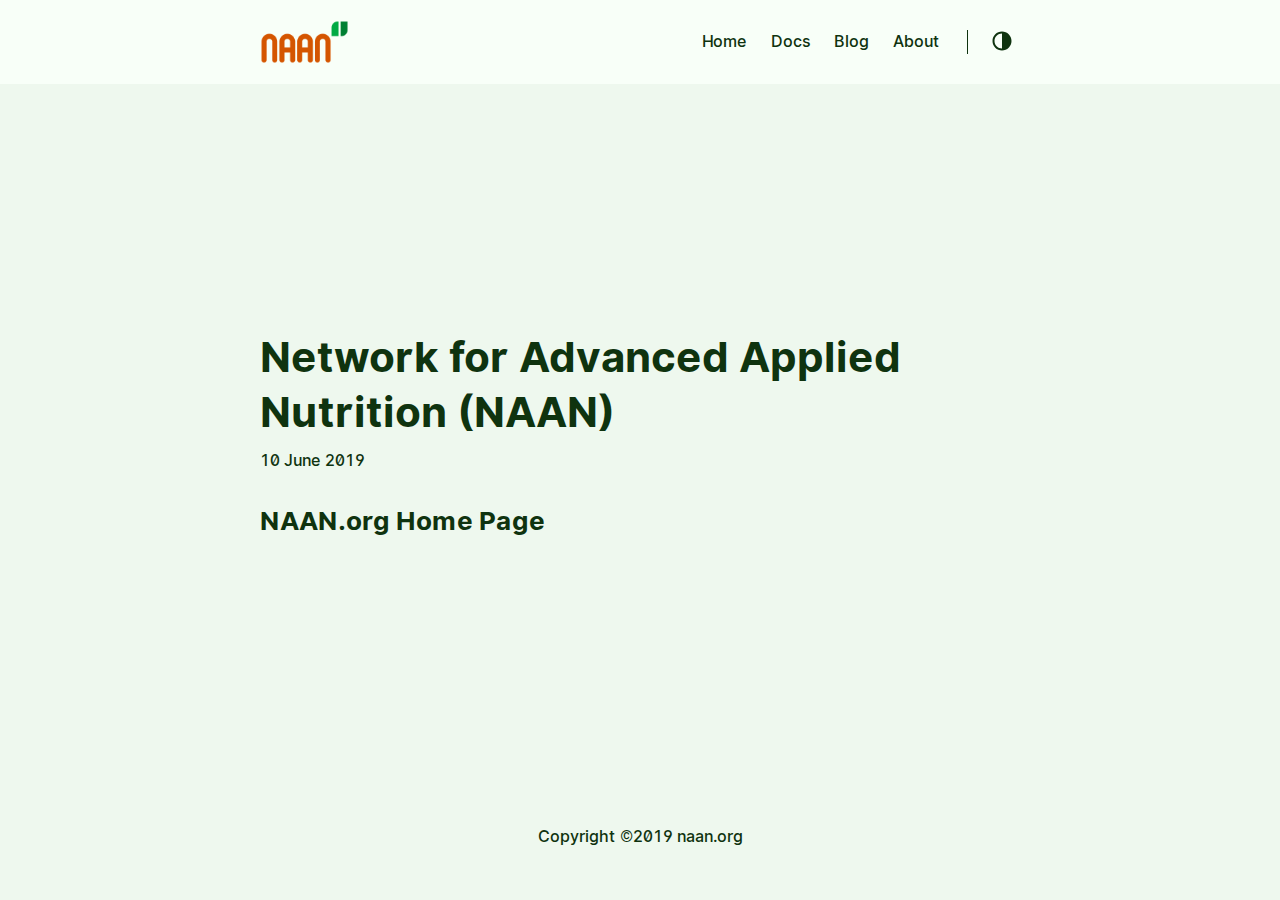
<file: index.html>
<!DOCTYPE html><html lang="en"><head><meta charSet="utf-8"/><meta http-equiv="x-ua-compatible" content="ie=edge"/><meta name="viewport" content="width=device-width, initial-scale=1, shrink-to-fit=no"/><style data-href="/styles.111c12611e6046a6d481.css">.icon-module--root--aZeph{display:inline-flex;align-items:center;justify-content:center}.icon-module--icon--1ihz7{fill:currentColor}.icon-module--label--fHC-f{position:relative;display:inline-block;margin-left:4px;line-height:1}.menu-module--mobileMenuContainer--T9wTN{display:none}@media (max-width:683px){.menu-module--mobileMenuContainer--T9wTN{display:flex}}.menu-module--desktopMenuContainer--3iXKR{display:block}@media (max-width:683px){.menu-module--desktopMenuContainer--3iXKR{display:none}}.menu-module--menu--dd4-Y{display:flex;flex:0 0 auto;align-items:center;justify-content:flex-start;max-width:100%;padding:0 15px;list-style:none;border-right:1px solid;margin:0 18px 0 auto}.menu-module--menu--dd4-Y li{margin:0 12px}.menu-module--menuTrigger--32seM{margin-right:10px;padding:0;line-height:0;background:none;color:inherit;border:none;box-shadow:none;outline:none;-webkit-appearance:none;-moz-appearance:none;appearance:none;cursor:pointer}.menu-module--menu--dd4-Y a{display:inline-block;margin-right:15px;text-decoration:none}.menu-module--menu--dd4-Y a:last-of-type{margin-right:0}.menu-module--mobileMenu--2VGmR{position:absolute;top:0;right:0;flex-direction:column;align-items:flex-start;background:#fafafa;margin:0;padding:0;text-align:left;list-style:none;border-radius:5px;overflow:hidden;z-index:99}.dark-theme .menu-module--mobileMenu--2VGmR{background:#252627}.menu-module--mobileMenu--2VGmR li{margin:0;white-space:nowrap}.menu-module--mobileMenu--2VGmR li a{display:block;padding:10px 15px}.menu-module--mobileMenuOverlay--2RcSs{position:fixed;top:0;bottom:0;left:0;right:0;background:rgba(0,0,0,.2);z-index:10}.menu-module--themeToggle--2E8ye{line-height:0;padding:0 5px}.menu-module--subMenuTrigger--1crdm,.menu-module--themeToggle--2E8ye{background:none;color:inherit;border:none;box-shadow:none;-webkit-appearance:none;-moz-appearance:none;appearance:none;outline:none}.menu-module--subMenuTrigger--1crdm{font-size:inherit;font-weight:inherit;margin:0 12px;padding:0;cursor:pointer}.menu-module--subMenu--3Rgj_{position:absolute;max-width:300px;background:#fafafa;box-shadow:0 8px 20px rgba(0,0,0,.12);margin:0;padding:5px;list-style:none;border-radius:5px;top:35px;right:70px;overflow:hidden;z-index:99}.dark-theme .menu-module--subMenu--3Rgj_{background:#3b423d}.menu-module--subMenu--3Rgj_ li{text-align:left;margin:0;white-space:nowrap}.menu-module--subMenu--3Rgj_ li a{padding:10px}.menu-module--subMenu--3Rgj_ li:hover{background:rgba(0,0,0,.05);border-radius:3px;cursor:pointer}.dark-theme .menu-module--subMenu--3Rgj_ li:hover{background:rgba(0,0,0,.15)}.menu-module--subMenuOverlay--3TQRy{position:fixed;top:0;bottom:0;left:0;right:0;z-index:-1}.menu-module--menuArrow--1COMf{display:inline-block;font-family:Inter UI;margin-left:5px;transform:rotate(90deg)}.header-module--header--tFeG9{background:#f8fff8;display:flex;align-items:center;justify-content:space-between;position:relative;padding:20px}.dark-theme .header-module--header--tFeG9{background:#18201a}.header-module--header--tFeG9 a{text-decoration:none}.header-module--inner--7ao1M{justify-content:space-between;margin:0 auto;width:760px;max-width:100%}.header-module--inner--7ao1M,.header-module--logo--2kX-3{display:flex;align-items:center}.header-module--logo--2kX-3{text-decoration:none;font-weight:700}.header-module--logo--2kX-3 img{height:44px}.header-module--mark--J6C0c{margin-right:5px}.header-module--cursor--33Aoa{display:inline-block;width:10px;height:1rem;background:#fe5186;margin-left:5px;border-radius:1px;-webkit-animation:header-module--cursor--33Aoa 1s infinite;animation:header-module--cursor--33Aoa 1s infinite}.header-module--mark--J6C0c,.header-module--text--3UAQj{font-size:18px}.header-module--right--1Zeb6{display:flex;position:relative}@-webkit-keyframes header-module--cursor--33Aoa{0%{opacity:0}50%{opacity:1}to{opacity:0}}@keyframes header-module--cursor--33Aoa{0%{opacity:0}50%{opacity:1}to{opacity:0}}@font-face{font-family:Inter UI;font-style:normal;font-weight:400;src:url(/static/Inter-UI-Regular-ecf7c639683dfcb4868861e0c613c455.woff) format("woff")}@font-face{font-family:Inter UI;font-style:italic;font-weight:400;src:url(/static/Inter-UI-Italic-bcf654c7bea165e9dae257206c5521ad.woff) format("woff")}@font-face{font-family:Inter UI;font-style:normal;font-weight:600;src:url(/static/Inter-UI-Medium-48dfecfe37de0ef8f0e2c2d2e6992e9c.woff) format("woff")}@font-face{font-family:Inter UI;font-style:italic;font-weight:600;src:url(/static/Inter-UI-MediumItalic-a9eddc92c84c5f78fba1cb7d7833d31c.woff) format("woff")}@font-face{font-family:Inter UI;font-style:normal;font-weight:800;src:url(/static/Inter-UI-Bold-e2158f600a4b0175b73dfefb0d2fe8f8.woff) format("woff")}@font-face{font-family:Inter UI;font-style:italic;font-weight:800;src:url(/static/Inter-UI-BoldItalic-dbe4ec1d26d41331c91550939a7fd27f.woff) format("woff")}pre[class*=language-],pre[class*=language-]>code{color:#a9a9b3;background:none;font-family:Consolas,Monaco,Andale Mono,Ubuntu Mono,monospace;text-align:left;white-space:pre;word-spacing:normal;word-break:normal;word-wrap:normal;line-height:1.5;-moz-tab-size:4;-o-tab-size:4;tab-size:4;-webkit-hyphens:none;-ms-hyphens:none;hyphens:none}pre[class*=language-]{padding:1em;margin:.5em 0;overflow:auto;background:#1a1a1d!important;border-radius:8px}.token.block-comment,.token.cdata,.token.comment,.token.doctype,.token.prolog{color:hsla(0,0%,100%,.35)}.token.punctuation{color:#a9a9b3}.token.attr-name,.token.deleted,.token.namespace,.token.tag{color:#e2777a}.token.function-name{color:#6196cc}.token.boolean,.token.function,.token.number{color:#f08d49}.token.class-name,.token.constant,.token.property,.token.symbol{color:#f8c555}.token.atrule,.token.builtin,.token.important,.token.keyword,.token.selector{color:#cc99cd}.token.attr-value,.token.char,.token.regex,.token.string,.token.variable{color:#7ec699}.token.entity,.token.operator,.token.url{color:#67cdcc}.token.bold,.token.important{font-weight:700}.token.italic{font-style:italic}.token.entity{cursor:help}.token.inserted{color:green}pre[class*=language-].line-numbers{position:relative;padding-left:65px;counter-reset:linenumber}pre[class*=language-].line-numbers>code{position:relative;white-space:inherit}.line-numbers .line-numbers-rows{position:absolute;pointer-events:none;top:1em;font-size:100%;left:5px!important;width:3em!important;letter-spacing:-1px;border-right:1px solid;opacity:.5;-webkit-user-select:none;-moz-user-select:none;-ms-user-select:none;user-select:none}.line-numbers-rows>span{pointer-events:none;display:block;counter-increment:linenumber}.line-numbers-rows>span:before{content:counter(linenumber);color:#999;display:block;padding-right:.8em;text-align:right}div.code-toolbar{position:relative}div.code-toolbar>.toolbar{position:absolute;top:.3em;right:.2em;transition:opacity .3s ease-in-out;opacity:0}div.code-toolbar:hover>.toolbar{opacity:1}div.code-toolbar>.toolbar .toolbar-item{display:inline-block}div.code-toolbar>.toolbar a{cursor:pointer}div.code-toolbar>.toolbar button{background:none;border:0;color:inherit;font:inherit;line-height:normal;overflow:visible;padding:0;-webkit-user-select:none;-moz-user-select:none;-ms-user-select:none}div.code-toolbar>.toolbar a,div.code-toolbar>.toolbar button,div.code-toolbar>.toolbar span{color:#bbb;font-size:.8em;padding:0 .5em;background:#f5f2f0;background:hsla(0,0%,87.8%,.2);box-shadow:0 2px 0 0 rgba(0,0,0,.2);border-radius:.5em}div.code-toolbar>.toolbar a:focus,div.code-toolbar>.toolbar a:hover,div.code-toolbar>.toolbar button:focus,div.code-toolbar>.toolbar button:hover,div.code-toolbar>.toolbar span:focus,div.code-toolbar>.toolbar span:hover{color:inherit;text-decoration:none}.command-line-prompt{border-right:1px solid #999;display:block;float:left;font-size:100%;letter-spacing:-1px;margin-right:1em;pointer-events:none;-webkit-user-select:none;-moz-user-select:none;-ms-user-select:none;user-select:none}.command-line-prompt>span:before{color:#999;content:" ";display:block;padding-right:.8em}.command-line-prompt>span[data-user]:before{content:"[" attr(data-user) "@" attr(data-host) "] $"}.command-line-prompt>span[data-user=root]:before{content:"[" attr(data-user) "@" attr(data-host) "] #"}.command-line-prompt>span[data-prompt]:before{content:attr(data-prompt)}html{box-sizing:border-box}*,:after,:before{box-sizing:inherit}body{margin:0;padding:0;font-family:Inter UI,-apple-system,BlinkMacSystemFont,Roboto,Segoe UI,Helvetica,Arial,sans-serif;font-size:1rem;font-weight:600;line-height:1.54;background-color:#eef8ee;color:#0f330f;text-rendering:optimizeLegibility;-webkit-font-smoothing:antialiased;-webkit-font-feature-settings:"liga","tnum","case","calt","zero","ss01","locl";font-feature-settings:"liga","tnum","case","calt","zero","ss01","locl";-webkit-overflow-scrolling:touch;-webkit-text-size-adjust:100%}@media (max-width:683px){body{font-size:1rem}}body.dark-theme{background-color:#242c28;color:#f0fff0}h1,h2,h3,h4,h5,h6{display:flex;align-items:center;line-height:1.3}h1{font-size:2.625rem}h2{font-size:1.625rem}h3{font-size:1.375rem}h4{font-size:1.125rem}@media (max-width:683px){h1{font-size:2rem}h2{font-size:1.4rem}h3{font-size:1.15rem}h4{font-size:1.125rem}}a{color:inherit}img{display:block;max-width:100%}img.center,img.left{margin-right:auto}img.center,img.right{margin-left:auto}figure{display:table;max-width:100%;margin:25px 0}figure.center,figure.left{margin-right:auto}figure.center,figure.right{margin-left:auto}figure figcaption{font-size:14px;margin-top:5px;opacity:.8}figure figcaption.left{text-align:left}figure figcaption.center{text-align:center}figure figcaption.right{text-align:right}code{font-family:Consolas,Monaco,Andale Mono,Ubuntu Mono,monospace;-webkit-font-feature-settings:normal;font-feature-settings:normal;font-weight:400;background:#ddefdd;padding:1px 6px;margin:0 2px;border-radius:5px;font-size:.9rem}.dark-theme code{background:#3b423d}pre{background:#1a1a1d;padding:20px;border-radius:8px;font-size:.9rem;overflow:auto}@media (max-width:683px){pre{white-space:pre-wrap;word-wrap:break-word}}pre code{background:none!important;color:#ccc;margin:0;padding:0;font-size:.9rem}blockquote{border-left:2px solid;margin:40px;padding:10px 20px}@media (max-width:683px){blockquote{margin:10px;padding:10px}}blockquote p:first-of-type{margin-top:0}blockquote p:last-of-type{margin-bottom:0}table{table-layout:fixed;border-collapse:collapse;width:100%;margin:40px 0;border-radius:5px}table,td,th{border:1px solid #0f330f;padding:10px}.dark-theme table,.dark-theme td,.dark-theme th{border-color:#f0fff0}th{background:#ddefdd}.dark-theme th{background:#3b423d}ol,ul{margin-left:40px;padding:0}@media (max-width:683px){ol,ul{margin-left:20px}}ol ol{list-style-type:lower-alpha}button,input,textarea{font-family:Inter UI,-apple-system,BlinkMacSystemFont,Roboto,Segoe UI,Helvetica,Arial,sans-serif}.container{flex-direction:column;text-align:center;min-height:100vh}.container,.content{display:flex;justify-content:center}.content{flex-direction:column;flex:1 0 auto;align-items:center;margin:50px auto;width:100%;max-width:800px}@media (max-width:683px){.content{margin-top:0}}@media (max-width:899px){.content{max-width:660px}}hr{width:100%;border:none;background:#d0e0d0;height:1px}.dark-theme hr{background:#859487}.infoBanner{text-align:left;margin:20px 0 40px;padding:10px 20px;border-radius:10px;width:calc(100% - 40px);background:#ddefdd}.dark-theme .infoBanner{background:#3b423d}.infoBanner span{font-weight:700}.hidden{display:none}.embedVideo-container{position:relative;padding-bottom:56.25%;height:0;overflow:hidden}.embedVideo-container iframe{position:absolute;top:0;left:0;width:100%;height:100%;border:0}footer{font-size:1rem;text-align:center;margin-bottom:50px}@media (max-width:683px){footer{display:flex;flex-direction:column}}footer .footerCopyrights:not(:first-of-type){margin-left:20px;padding-left:20px;border-left:1px solid}@media (max-width:683px){footer .footerCopyrights:not(:first-of-type){margin:0;padding:0;border:none}}.navigation-module--navigation--3Zfju{display:flex;width:1024px;max-width:100%;margin:80px 0 40px}.navigation-module--button--28kp3,.navigation-module--navigation--3Zfju{align-items:center;justify-content:center}.navigation-module--button--28kp3{position:relative;display:inline-flex;background:#ddefdd;font-size:1rem;font-weight:700;border-radius:8px;max-width:40%;cursor:pointer;-webkit-appearance:none;-moz-appearance:none;appearance:none}.dark-theme .navigation-module--button--28kp3{background:#3b423d}.navigation-module--button--28kp3+.navigation-module--button--28kp3{margin-left:10px}.navigation-module--button--28kp3 a{display:flex;padding:8px 16px;text-decoration:none}.navigation-module--button--28kp3 a,.navigation-module--buttonText--1Xod2{text-overflow:ellipsis;white-space:nowrap;overflow:hidden}.navigation-module--iconNext--3xyJ-{margin-left:8px}.navigation-module--iconPrev--23mg1{margin-right:8px}.post-module--post--28Mq2{width:100%;max-width:800px;text-align:left;padding:20px;margin:0 auto 20px}.post-module--post--28Mq2:not(:last-of-type){border-bottom:1px solid #d0e0d0}.dark-theme .post-module--post--28Mq2:not(:last-of-type){border-color:#859487}@media (max-width:899px){.post-module--post--28Mq2{max-width:660px}}.post-module--post--28Mq2 h1{margin:0 0 10px}.post-module--post--28Mq2 img{border-radius:8px}.post-module--title--3XBo2 a{text-decoration:none}.post-module--coverImage--1GM7V{border-radius:8px;margin-bottom:40px;box-shadow:0 15px 30px rgba(0,0,0,.1)}.post-module--meta--3YtjE{font-size:1rem;margin-bottom:30px}.post-module--tags--3RbqF{margin-top:10px;opacity:.5}.post-module--tag--16U9p{margin-right:10px}.post-module--readMore--3zWML,.post-module--tag--16U9p{display:inline-block}.post-module--readMore--3zWML{text-decoration:none;font-weight:700;margin:20px 0;font-size:1rem}.post-module--postContent--1bfnt{position:relative}</style><meta name="generator" content="Gatsby 2.8.6"/><title data-react-helmet="true">Network for Advanced Applied Nutrition (NAAN) :: NAAN.org</title><meta data-react-helmet="true" name="description" content="NAAN.org Home Page"/><meta data-react-helmet="true" property="og:title" content="Network for Advanced Applied Nutrition (NAAN)"/><meta data-react-helmet="true" property="og:description" content="NAAN.org Home Page"/><meta data-react-helmet="true" property="og:type" content="website"/><meta data-react-helmet="true" name="twitter:card" content="summary"/><meta data-react-helmet="true" name="twitter:title" content="Network for Advanced Applied Nutrition (NAAN)"/><meta data-react-helmet="true" name="twitter:description" content="NAAN.org Home Page"/><meta data-react-helmet="true" name="twitter:creator" content="@dragozov"/><meta data-react-helmet="true" name="keywords" content="gatsby, minimal, starter, blog, theme, dark, light, personal site"/><link rel="shortcut icon" href="/icons/icon-48x48.png?v=06015a75051ecbe8289af62a93149080"/><link rel="manifest" href="/manifest.webmanifest"/><meta name="theme-color" content="#292a2d"/><link rel="apple-touch-icon" sizes="48x48" href="/icons/icon-48x48.png?v=06015a75051ecbe8289af62a93149080"/><link rel="apple-touch-icon" sizes="72x72" href="/icons/icon-72x72.png?v=06015a75051ecbe8289af62a93149080"/><link rel="apple-touch-icon" sizes="96x96" href="/icons/icon-96x96.png?v=06015a75051ecbe8289af62a93149080"/><link rel="apple-touch-icon" sizes="144x144" href="/icons/icon-144x144.png?v=06015a75051ecbe8289af62a93149080"/><link rel="apple-touch-icon" sizes="192x192" href="/icons/icon-192x192.png?v=06015a75051ecbe8289af62a93149080"/><link rel="apple-touch-icon" sizes="256x256" href="/icons/icon-256x256.png?v=06015a75051ecbe8289af62a93149080"/><link rel="apple-touch-icon" sizes="384x384" href="/icons/icon-384x384.png?v=06015a75051ecbe8289af62a93149080"/><link rel="apple-touch-icon" sizes="512x512" href="/icons/icon-512x512.png?v=06015a75051ecbe8289af62a93149080"/><link as="script" rel="preload" href="/webpack-runtime-f2cac5f2309f9e0fee67.js"/><link as="script" rel="preload" href="/app-83ed0459acd58732ccaf.js"/><link as="script" rel="preload" href="/styles-e7815d4cc9f45df85431.js"/><link as="script" rel="preload" href="/1-46e0bdc59544536cd8e9.js"/><link as="script" rel="preload" href="/2-1c9b206c8e7f7c7e1b34.js"/><link as="script" rel="preload" href="/component---src-templates-page-js-2b01af1054a67931829a.js"/><link as="fetch" rel="preload" href="/static/d/397/path---index-6a9-K3BAIVa8gQ2qyBMnLK4tHLeMyVU.json" crossorigin="use-credentials"/></head><body class="light-theme"><noscript id="gatsby-noscript">This app works best with JavaScript enabled.</noscript><div id="___gatsby"><div style="outline:none" tabindex="-1" role="group"><div class="container"><header class="header-module--header--tFeG9"><div class="header-module--inner--7ao1M"><a aria-current="page" class="" href="/"><div class="header-module--logo--2kX-3"><img src="/logo.png" alt="naan.org"/></div></a><span class="header-module--right--1Zeb6"><div class="menu-module--mobileMenuContainer--T9wTN"><button class="menu-module--menuTrigger--32seM" style="color:inherit" type="button" aria-label="Menu"><span class="icon-module--root--aZeph" style="cursor:pointer" role="figure"><svg version="1.1" width="24" height="24" viewBox="0 0 48 48" xmlns="http://www.w3.org/2000/svg"><path d="M4 34H40V30H4V34ZM4 24H40V20H4V24ZM4 10V14H40V10H4Z" class="icon-module--icon--1ihz7"></path></svg></span></button></div><div class="menu-module--desktopMenuContainer--3iXKR"><ul class="menu-module--menu--dd4-Y"><li><a aria-current="page" class="" href="/">Home</a></li><li><a href="/docs">Docs</a></li><li><a href="/blog">Blog</a></li><li><a href="/about">About</a></li></ul></div><button class="menu-module--themeToggle--2E8ye" type="button" aria-label="Theme toggle"><span class="icon-module--root--aZeph" style="cursor:pointer" role="figure"><svg version="1.1" width="24" height="24" viewBox="0 0 48 48" xmlns="http://www.w3.org/2000/svg"><path d="M22 41C32.4934 41 41 32.4934 41 22C41 11.5066 32.4934 3 22
3C11.5066 3 3 11.5066 3 22C3 32.4934 11.5066 41 22 41ZM7 22C7
13.7157 13.7157 7 22 7V37C13.7157 37 7 30.2843 7 22Z" class="icon-module--icon--1ihz7"></path></svg></span></button></span></div></header><div class="content"><div class="post-module--post--28Mq2"><div class="post-module--postContent--1bfnt"><h1 class="post-module--title--3XBo2">Network for Advanced Applied Nutrition (NAAN)</h1><div class="post-module--meta--3YtjE">10 June 2019<!-- --> </div><div><h2>NAAN.org Home Page</h2></div></div></div></div><footer><div>Copyright &copy;2019 naan.org</div></footer></div></div></div><script id="gatsby-script-loader">/*<![CDATA[*/window.page={"componentChunkName":"component---src-templates-page-js","jsonName":"index","path":"/"};window.dataPath="397/path---index-6a9-K3BAIVa8gQ2qyBMnLK4tHLeMyVU";/*]]>*/</script><script id="gatsby-chunk-mapping">/*<![CDATA[*/window.___chunkMapping={"app":["/app-83ed0459acd58732ccaf.js"],"component---src-templates-blog-js":["/component---src-templates-blog-js-adfd893949b52af7a864.js"],"component---src-templates-page-js":["/component---src-templates-page-js-2b01af1054a67931829a.js"],"component---src-templates-tags-js":["/component---src-templates-tags-js-68432fee82795e26c910.js"],"component---src-pages-404-js":["/component---src-pages-404-js-32fd3f52b9225b40807e.js"],"pages-manifest":["/pages-manifest-ba2afc6f7830a6a34890.js"]};/*]]>*/</script><script src="/component---src-templates-page-js-2b01af1054a67931829a.js" async=""></script><script src="/2-1c9b206c8e7f7c7e1b34.js" async=""></script><script src="/1-46e0bdc59544536cd8e9.js" async=""></script><script src="/styles-e7815d4cc9f45df85431.js" async=""></script><script src="/app-83ed0459acd58732ccaf.js" async=""></script><script src="/webpack-runtime-f2cac5f2309f9e0fee67.js" async=""></script></body></html>
</file>
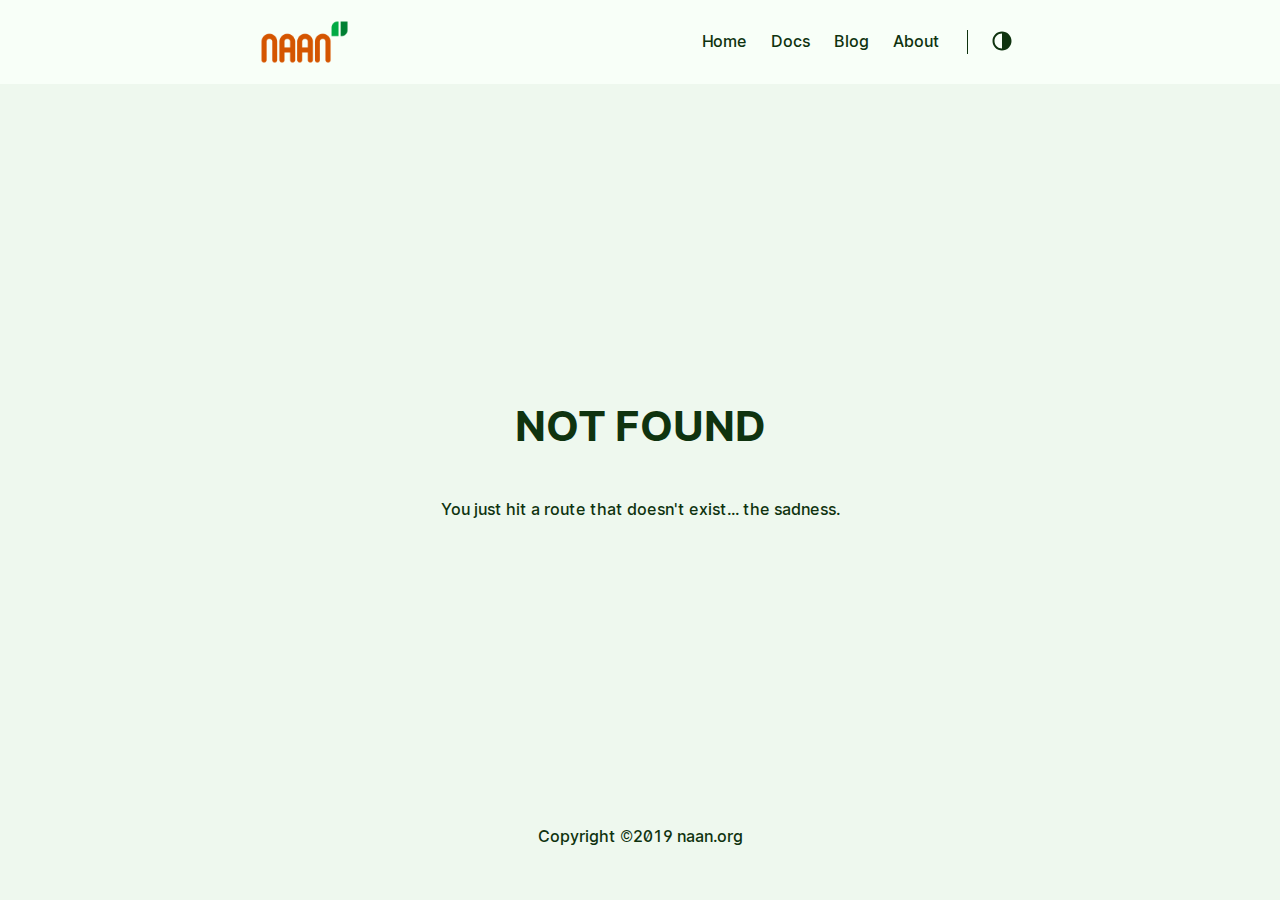
<file: 404/index.html>
<!DOCTYPE html><html lang="en"><head><meta charSet="utf-8"/><meta http-equiv="x-ua-compatible" content="ie=edge"/><meta name="viewport" content="width=device-width, initial-scale=1, shrink-to-fit=no"/><style data-href="/styles.111c12611e6046a6d481.css">.icon-module--root--aZeph{display:inline-flex;align-items:center;justify-content:center}.icon-module--icon--1ihz7{fill:currentColor}.icon-module--label--fHC-f{position:relative;display:inline-block;margin-left:4px;line-height:1}.menu-module--mobileMenuContainer--T9wTN{display:none}@media (max-width:683px){.menu-module--mobileMenuContainer--T9wTN{display:flex}}.menu-module--desktopMenuContainer--3iXKR{display:block}@media (max-width:683px){.menu-module--desktopMenuContainer--3iXKR{display:none}}.menu-module--menu--dd4-Y{display:flex;flex:0 0 auto;align-items:center;justify-content:flex-start;max-width:100%;padding:0 15px;list-style:none;border-right:1px solid;margin:0 18px 0 auto}.menu-module--menu--dd4-Y li{margin:0 12px}.menu-module--menuTrigger--32seM{margin-right:10px;padding:0;line-height:0;background:none;color:inherit;border:none;box-shadow:none;outline:none;-webkit-appearance:none;-moz-appearance:none;appearance:none;cursor:pointer}.menu-module--menu--dd4-Y a{display:inline-block;margin-right:15px;text-decoration:none}.menu-module--menu--dd4-Y a:last-of-type{margin-right:0}.menu-module--mobileMenu--2VGmR{position:absolute;top:0;right:0;flex-direction:column;align-items:flex-start;background:#fafafa;margin:0;padding:0;text-align:left;list-style:none;border-radius:5px;overflow:hidden;z-index:99}.dark-theme .menu-module--mobileMenu--2VGmR{background:#252627}.menu-module--mobileMenu--2VGmR li{margin:0;white-space:nowrap}.menu-module--mobileMenu--2VGmR li a{display:block;padding:10px 15px}.menu-module--mobileMenuOverlay--2RcSs{position:fixed;top:0;bottom:0;left:0;right:0;background:rgba(0,0,0,.2);z-index:10}.menu-module--themeToggle--2E8ye{line-height:0;padding:0 5px}.menu-module--subMenuTrigger--1crdm,.menu-module--themeToggle--2E8ye{background:none;color:inherit;border:none;box-shadow:none;-webkit-appearance:none;-moz-appearance:none;appearance:none;outline:none}.menu-module--subMenuTrigger--1crdm{font-size:inherit;font-weight:inherit;margin:0 12px;padding:0;cursor:pointer}.menu-module--subMenu--3Rgj_{position:absolute;max-width:300px;background:#fafafa;box-shadow:0 8px 20px rgba(0,0,0,.12);margin:0;padding:5px;list-style:none;border-radius:5px;top:35px;right:70px;overflow:hidden;z-index:99}.dark-theme .menu-module--subMenu--3Rgj_{background:#3b423d}.menu-module--subMenu--3Rgj_ li{text-align:left;margin:0;white-space:nowrap}.menu-module--subMenu--3Rgj_ li a{padding:10px}.menu-module--subMenu--3Rgj_ li:hover{background:rgba(0,0,0,.05);border-radius:3px;cursor:pointer}.dark-theme .menu-module--subMenu--3Rgj_ li:hover{background:rgba(0,0,0,.15)}.menu-module--subMenuOverlay--3TQRy{position:fixed;top:0;bottom:0;left:0;right:0;z-index:-1}.menu-module--menuArrow--1COMf{display:inline-block;font-family:Inter UI;margin-left:5px;transform:rotate(90deg)}.header-module--header--tFeG9{background:#f8fff8;display:flex;align-items:center;justify-content:space-between;position:relative;padding:20px}.dark-theme .header-module--header--tFeG9{background:#18201a}.header-module--header--tFeG9 a{text-decoration:none}.header-module--inner--7ao1M{justify-content:space-between;margin:0 auto;width:760px;max-width:100%}.header-module--inner--7ao1M,.header-module--logo--2kX-3{display:flex;align-items:center}.header-module--logo--2kX-3{text-decoration:none;font-weight:700}.header-module--logo--2kX-3 img{height:44px}.header-module--mark--J6C0c{margin-right:5px}.header-module--cursor--33Aoa{display:inline-block;width:10px;height:1rem;background:#fe5186;margin-left:5px;border-radius:1px;-webkit-animation:header-module--cursor--33Aoa 1s infinite;animation:header-module--cursor--33Aoa 1s infinite}.header-module--mark--J6C0c,.header-module--text--3UAQj{font-size:18px}.header-module--right--1Zeb6{display:flex;position:relative}@-webkit-keyframes header-module--cursor--33Aoa{0%{opacity:0}50%{opacity:1}to{opacity:0}}@keyframes header-module--cursor--33Aoa{0%{opacity:0}50%{opacity:1}to{opacity:0}}@font-face{font-family:Inter UI;font-style:normal;font-weight:400;src:url(/static/Inter-UI-Regular-ecf7c639683dfcb4868861e0c613c455.woff) format("woff")}@font-face{font-family:Inter UI;font-style:italic;font-weight:400;src:url(/static/Inter-UI-Italic-bcf654c7bea165e9dae257206c5521ad.woff) format("woff")}@font-face{font-family:Inter UI;font-style:normal;font-weight:600;src:url(/static/Inter-UI-Medium-48dfecfe37de0ef8f0e2c2d2e6992e9c.woff) format("woff")}@font-face{font-family:Inter UI;font-style:italic;font-weight:600;src:url(/static/Inter-UI-MediumItalic-a9eddc92c84c5f78fba1cb7d7833d31c.woff) format("woff")}@font-face{font-family:Inter UI;font-style:normal;font-weight:800;src:url(/static/Inter-UI-Bold-e2158f600a4b0175b73dfefb0d2fe8f8.woff) format("woff")}@font-face{font-family:Inter UI;font-style:italic;font-weight:800;src:url(/static/Inter-UI-BoldItalic-dbe4ec1d26d41331c91550939a7fd27f.woff) format("woff")}pre[class*=language-],pre[class*=language-]>code{color:#a9a9b3;background:none;font-family:Consolas,Monaco,Andale Mono,Ubuntu Mono,monospace;text-align:left;white-space:pre;word-spacing:normal;word-break:normal;word-wrap:normal;line-height:1.5;-moz-tab-size:4;-o-tab-size:4;tab-size:4;-webkit-hyphens:none;-ms-hyphens:none;hyphens:none}pre[class*=language-]{padding:1em;margin:.5em 0;overflow:auto;background:#1a1a1d!important;border-radius:8px}.token.block-comment,.token.cdata,.token.comment,.token.doctype,.token.prolog{color:hsla(0,0%,100%,.35)}.token.punctuation{color:#a9a9b3}.token.attr-name,.token.deleted,.token.namespace,.token.tag{color:#e2777a}.token.function-name{color:#6196cc}.token.boolean,.token.function,.token.number{color:#f08d49}.token.class-name,.token.constant,.token.property,.token.symbol{color:#f8c555}.token.atrule,.token.builtin,.token.important,.token.keyword,.token.selector{color:#cc99cd}.token.attr-value,.token.char,.token.regex,.token.string,.token.variable{color:#7ec699}.token.entity,.token.operator,.token.url{color:#67cdcc}.token.bold,.token.important{font-weight:700}.token.italic{font-style:italic}.token.entity{cursor:help}.token.inserted{color:green}pre[class*=language-].line-numbers{position:relative;padding-left:65px;counter-reset:linenumber}pre[class*=language-].line-numbers>code{position:relative;white-space:inherit}.line-numbers .line-numbers-rows{position:absolute;pointer-events:none;top:1em;font-size:100%;left:5px!important;width:3em!important;letter-spacing:-1px;border-right:1px solid;opacity:.5;-webkit-user-select:none;-moz-user-select:none;-ms-user-select:none;user-select:none}.line-numbers-rows>span{pointer-events:none;display:block;counter-increment:linenumber}.line-numbers-rows>span:before{content:counter(linenumber);color:#999;display:block;padding-right:.8em;text-align:right}div.code-toolbar{position:relative}div.code-toolbar>.toolbar{position:absolute;top:.3em;right:.2em;transition:opacity .3s ease-in-out;opacity:0}div.code-toolbar:hover>.toolbar{opacity:1}div.code-toolbar>.toolbar .toolbar-item{display:inline-block}div.code-toolbar>.toolbar a{cursor:pointer}div.code-toolbar>.toolbar button{background:none;border:0;color:inherit;font:inherit;line-height:normal;overflow:visible;padding:0;-webkit-user-select:none;-moz-user-select:none;-ms-user-select:none}div.code-toolbar>.toolbar a,div.code-toolbar>.toolbar button,div.code-toolbar>.toolbar span{color:#bbb;font-size:.8em;padding:0 .5em;background:#f5f2f0;background:hsla(0,0%,87.8%,.2);box-shadow:0 2px 0 0 rgba(0,0,0,.2);border-radius:.5em}div.code-toolbar>.toolbar a:focus,div.code-toolbar>.toolbar a:hover,div.code-toolbar>.toolbar button:focus,div.code-toolbar>.toolbar button:hover,div.code-toolbar>.toolbar span:focus,div.code-toolbar>.toolbar span:hover{color:inherit;text-decoration:none}.command-line-prompt{border-right:1px solid #999;display:block;float:left;font-size:100%;letter-spacing:-1px;margin-right:1em;pointer-events:none;-webkit-user-select:none;-moz-user-select:none;-ms-user-select:none;user-select:none}.command-line-prompt>span:before{color:#999;content:" ";display:block;padding-right:.8em}.command-line-prompt>span[data-user]:before{content:"[" attr(data-user) "@" attr(data-host) "] $"}.command-line-prompt>span[data-user=root]:before{content:"[" attr(data-user) "@" attr(data-host) "] #"}.command-line-prompt>span[data-prompt]:before{content:attr(data-prompt)}html{box-sizing:border-box}*,:after,:before{box-sizing:inherit}body{margin:0;padding:0;font-family:Inter UI,-apple-system,BlinkMacSystemFont,Roboto,Segoe UI,Helvetica,Arial,sans-serif;font-size:1rem;font-weight:600;line-height:1.54;background-color:#eef8ee;color:#0f330f;text-rendering:optimizeLegibility;-webkit-font-smoothing:antialiased;-webkit-font-feature-settings:"liga","tnum","case","calt","zero","ss01","locl";font-feature-settings:"liga","tnum","case","calt","zero","ss01","locl";-webkit-overflow-scrolling:touch;-webkit-text-size-adjust:100%}@media (max-width:683px){body{font-size:1rem}}body.dark-theme{background-color:#242c28;color:#f0fff0}h1,h2,h3,h4,h5,h6{display:flex;align-items:center;line-height:1.3}h1{font-size:2.625rem}h2{font-size:1.625rem}h3{font-size:1.375rem}h4{font-size:1.125rem}@media (max-width:683px){h1{font-size:2rem}h2{font-size:1.4rem}h3{font-size:1.15rem}h4{font-size:1.125rem}}a{color:inherit}img{display:block;max-width:100%}img.center,img.left{margin-right:auto}img.center,img.right{margin-left:auto}figure{display:table;max-width:100%;margin:25px 0}figure.center,figure.left{margin-right:auto}figure.center,figure.right{margin-left:auto}figure figcaption{font-size:14px;margin-top:5px;opacity:.8}figure figcaption.left{text-align:left}figure figcaption.center{text-align:center}figure figcaption.right{text-align:right}code{font-family:Consolas,Monaco,Andale Mono,Ubuntu Mono,monospace;-webkit-font-feature-settings:normal;font-feature-settings:normal;font-weight:400;background:#ddefdd;padding:1px 6px;margin:0 2px;border-radius:5px;font-size:.9rem}.dark-theme code{background:#3b423d}pre{background:#1a1a1d;padding:20px;border-radius:8px;font-size:.9rem;overflow:auto}@media (max-width:683px){pre{white-space:pre-wrap;word-wrap:break-word}}pre code{background:none!important;color:#ccc;margin:0;padding:0;font-size:.9rem}blockquote{border-left:2px solid;margin:40px;padding:10px 20px}@media (max-width:683px){blockquote{margin:10px;padding:10px}}blockquote p:first-of-type{margin-top:0}blockquote p:last-of-type{margin-bottom:0}table{table-layout:fixed;border-collapse:collapse;width:100%;margin:40px 0;border-radius:5px}table,td,th{border:1px solid #0f330f;padding:10px}.dark-theme table,.dark-theme td,.dark-theme th{border-color:#f0fff0}th{background:#ddefdd}.dark-theme th{background:#3b423d}ol,ul{margin-left:40px;padding:0}@media (max-width:683px){ol,ul{margin-left:20px}}ol ol{list-style-type:lower-alpha}button,input,textarea{font-family:Inter UI,-apple-system,BlinkMacSystemFont,Roboto,Segoe UI,Helvetica,Arial,sans-serif}.container{flex-direction:column;text-align:center;min-height:100vh}.container,.content{display:flex;justify-content:center}.content{flex-direction:column;flex:1 0 auto;align-items:center;margin:50px auto;width:100%;max-width:800px}@media (max-width:683px){.content{margin-top:0}}@media (max-width:899px){.content{max-width:660px}}hr{width:100%;border:none;background:#d0e0d0;height:1px}.dark-theme hr{background:#859487}.infoBanner{text-align:left;margin:20px 0 40px;padding:10px 20px;border-radius:10px;width:calc(100% - 40px);background:#ddefdd}.dark-theme .infoBanner{background:#3b423d}.infoBanner span{font-weight:700}.hidden{display:none}.embedVideo-container{position:relative;padding-bottom:56.25%;height:0;overflow:hidden}.embedVideo-container iframe{position:absolute;top:0;left:0;width:100%;height:100%;border:0}footer{font-size:1rem;text-align:center;margin-bottom:50px}@media (max-width:683px){footer{display:flex;flex-direction:column}}footer .footerCopyrights:not(:first-of-type){margin-left:20px;padding-left:20px;border-left:1px solid}@media (max-width:683px){footer .footerCopyrights:not(:first-of-type){margin:0;padding:0;border:none}}.navigation-module--navigation--3Zfju{display:flex;width:1024px;max-width:100%;margin:80px 0 40px}.navigation-module--button--28kp3,.navigation-module--navigation--3Zfju{align-items:center;justify-content:center}.navigation-module--button--28kp3{position:relative;display:inline-flex;background:#ddefdd;font-size:1rem;font-weight:700;border-radius:8px;max-width:40%;cursor:pointer;-webkit-appearance:none;-moz-appearance:none;appearance:none}.dark-theme .navigation-module--button--28kp3{background:#3b423d}.navigation-module--button--28kp3+.navigation-module--button--28kp3{margin-left:10px}.navigation-module--button--28kp3 a{display:flex;padding:8px 16px;text-decoration:none}.navigation-module--button--28kp3 a,.navigation-module--buttonText--1Xod2{text-overflow:ellipsis;white-space:nowrap;overflow:hidden}.navigation-module--iconNext--3xyJ-{margin-left:8px}.navigation-module--iconPrev--23mg1{margin-right:8px}.post-module--post--28Mq2{width:100%;max-width:800px;text-align:left;padding:20px;margin:0 auto 20px}.post-module--post--28Mq2:not(:last-of-type){border-bottom:1px solid #d0e0d0}.dark-theme .post-module--post--28Mq2:not(:last-of-type){border-color:#859487}@media (max-width:899px){.post-module--post--28Mq2{max-width:660px}}.post-module--post--28Mq2 h1{margin:0 0 10px}.post-module--post--28Mq2 img{border-radius:8px}.post-module--title--3XBo2 a{text-decoration:none}.post-module--coverImage--1GM7V{border-radius:8px;margin-bottom:40px;box-shadow:0 15px 30px rgba(0,0,0,.1)}.post-module--meta--3YtjE{font-size:1rem;margin-bottom:30px}.post-module--tags--3RbqF{margin-top:10px;opacity:.5}.post-module--tag--16U9p{margin-right:10px}.post-module--readMore--3zWML,.post-module--tag--16U9p{display:inline-block}.post-module--readMore--3zWML{text-decoration:none;font-weight:700;margin:20px 0;font-size:1rem}.post-module--postContent--1bfnt{position:relative}</style><meta name="generator" content="Gatsby 2.8.6"/><title data-react-helmet="true">404: Not found :: NAAN.org</title><meta data-react-helmet="true" name="description" content="Network for Advanced Applied Nutrition"/><meta data-react-helmet="true" property="og:title" content="404: Not found"/><meta data-react-helmet="true" property="og:description" content="Network for Advanced Applied Nutrition"/><meta data-react-helmet="true" property="og:type" content="website"/><meta data-react-helmet="true" name="twitter:card" content="summary"/><meta data-react-helmet="true" name="twitter:title" content="404: Not found"/><meta data-react-helmet="true" name="twitter:description" content="Network for Advanced Applied Nutrition"/><meta data-react-helmet="true" name="twitter:creator" content="@dragozov"/><meta data-react-helmet="true" name="keywords" content="gatsby, minimal, starter, blog, theme, dark, light, personal site"/><link rel="shortcut icon" href="/icons/icon-48x48.png?v=06015a75051ecbe8289af62a93149080"/><link rel="manifest" href="/manifest.webmanifest"/><meta name="theme-color" content="#292a2d"/><link rel="apple-touch-icon" sizes="48x48" href="/icons/icon-48x48.png?v=06015a75051ecbe8289af62a93149080"/><link rel="apple-touch-icon" sizes="72x72" href="/icons/icon-72x72.png?v=06015a75051ecbe8289af62a93149080"/><link rel="apple-touch-icon" sizes="96x96" href="/icons/icon-96x96.png?v=06015a75051ecbe8289af62a93149080"/><link rel="apple-touch-icon" sizes="144x144" href="/icons/icon-144x144.png?v=06015a75051ecbe8289af62a93149080"/><link rel="apple-touch-icon" sizes="192x192" href="/icons/icon-192x192.png?v=06015a75051ecbe8289af62a93149080"/><link rel="apple-touch-icon" sizes="256x256" href="/icons/icon-256x256.png?v=06015a75051ecbe8289af62a93149080"/><link rel="apple-touch-icon" sizes="384x384" href="/icons/icon-384x384.png?v=06015a75051ecbe8289af62a93149080"/><link rel="apple-touch-icon" sizes="512x512" href="/icons/icon-512x512.png?v=06015a75051ecbe8289af62a93149080"/><link as="script" rel="preload" href="/webpack-runtime-f2cac5f2309f9e0fee67.js"/><link as="script" rel="preload" href="/app-83ed0459acd58732ccaf.js"/><link as="script" rel="preload" href="/styles-e7815d4cc9f45df85431.js"/><link as="script" rel="preload" href="/1-46e0bdc59544536cd8e9.js"/><link as="script" rel="preload" href="/component---src-pages-404-js-32fd3f52b9225b40807e.js"/><link as="fetch" rel="preload" href="/static/d/820/path---404-22-d-bce-0SUcWyAf8ecbYDsMhQkEfPzV8.json" crossorigin="use-credentials"/></head><body class="light-theme"><noscript id="gatsby-noscript">This app works best with JavaScript enabled.</noscript><div id="___gatsby"><div style="outline:none" tabindex="-1" role="group"><div class="container"><header class="header-module--header--tFeG9"><div class="header-module--inner--7ao1M"><a href="/"><div class="header-module--logo--2kX-3"><img src="/logo.png" alt="naan.org"/></div></a><span class="header-module--right--1Zeb6"><div class="menu-module--mobileMenuContainer--T9wTN"><button class="menu-module--menuTrigger--32seM" style="color:inherit" type="button" aria-label="Menu"><span class="icon-module--root--aZeph" style="cursor:pointer" role="figure"><svg version="1.1" width="24" height="24" viewBox="0 0 48 48" xmlns="http://www.w3.org/2000/svg"><path d="M4 34H40V30H4V34ZM4 24H40V20H4V24ZM4 10V14H40V10H4Z" class="icon-module--icon--1ihz7"></path></svg></span></button></div><div class="menu-module--desktopMenuContainer--3iXKR"><ul class="menu-module--menu--dd4-Y"><li><a href="/">Home</a></li><li><a href="/docs">Docs</a></li><li><a href="/blog">Blog</a></li><li><a href="/about">About</a></li></ul></div><button class="menu-module--themeToggle--2E8ye" type="button" aria-label="Theme toggle"><span class="icon-module--root--aZeph" style="cursor:pointer" role="figure"><svg version="1.1" width="24" height="24" viewBox="0 0 48 48" xmlns="http://www.w3.org/2000/svg"><path d="M22 41C32.4934 41 41 32.4934 41 22C41 11.5066 32.4934 3 22
3C11.5066 3 3 11.5066 3 22C3 32.4934 11.5066 41 22 41ZM7 22C7
13.7157 13.7157 7 22 7V37C13.7157 37 7 30.2843 7 22Z" class="icon-module--icon--1ihz7"></path></svg></span></button></span></div></header><div class="content"><h1>NOT FOUND</h1><p>You just hit a route that doesn&#x27;t exist... the sadness.</p></div><footer><div>Copyright &copy;2019 naan.org</div></footer></div></div></div><script id="gatsby-script-loader">/*<![CDATA[*/window.page={"componentChunkName":"component---src-pages-404-js","jsonName":"404-22d","path":"/404/"};window.dataPath="820/path---404-22-d-bce-0SUcWyAf8ecbYDsMhQkEfPzV8";/*]]>*/</script><script id="gatsby-chunk-mapping">/*<![CDATA[*/window.___chunkMapping={"app":["/app-83ed0459acd58732ccaf.js"],"component---src-templates-blog-js":["/component---src-templates-blog-js-adfd893949b52af7a864.js"],"component---src-templates-page-js":["/component---src-templates-page-js-2b01af1054a67931829a.js"],"component---src-templates-tags-js":["/component---src-templates-tags-js-68432fee82795e26c910.js"],"component---src-pages-404-js":["/component---src-pages-404-js-32fd3f52b9225b40807e.js"],"pages-manifest":["/pages-manifest-ba2afc6f7830a6a34890.js"]};/*]]>*/</script><script src="/component---src-pages-404-js-32fd3f52b9225b40807e.js" async=""></script><script src="/1-46e0bdc59544536cd8e9.js" async=""></script><script src="/styles-e7815d4cc9f45df85431.js" async=""></script><script src="/app-83ed0459acd58732ccaf.js" async=""></script><script src="/webpack-runtime-f2cac5f2309f9e0fee67.js" async=""></script></body></html>
</file>
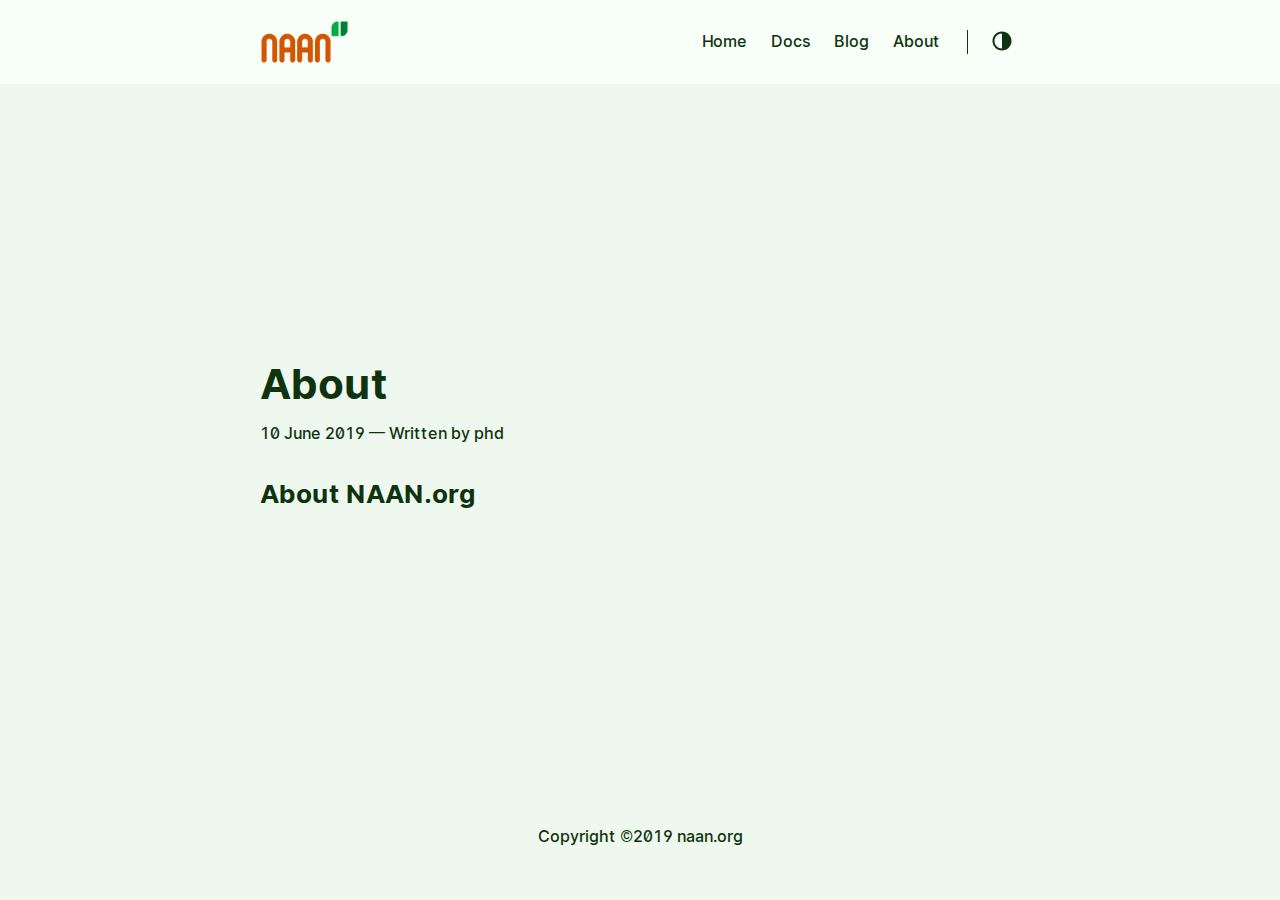
<file: about/index.html>
<!DOCTYPE html><html lang="en"><head><meta charSet="utf-8"/><meta http-equiv="x-ua-compatible" content="ie=edge"/><meta name="viewport" content="width=device-width, initial-scale=1, shrink-to-fit=no"/><style data-href="/styles.111c12611e6046a6d481.css">.icon-module--root--aZeph{display:inline-flex;align-items:center;justify-content:center}.icon-module--icon--1ihz7{fill:currentColor}.icon-module--label--fHC-f{position:relative;display:inline-block;margin-left:4px;line-height:1}.menu-module--mobileMenuContainer--T9wTN{display:none}@media (max-width:683px){.menu-module--mobileMenuContainer--T9wTN{display:flex}}.menu-module--desktopMenuContainer--3iXKR{display:block}@media (max-width:683px){.menu-module--desktopMenuContainer--3iXKR{display:none}}.menu-module--menu--dd4-Y{display:flex;flex:0 0 auto;align-items:center;justify-content:flex-start;max-width:100%;padding:0 15px;list-style:none;border-right:1px solid;margin:0 18px 0 auto}.menu-module--menu--dd4-Y li{margin:0 12px}.menu-module--menuTrigger--32seM{margin-right:10px;padding:0;line-height:0;background:none;color:inherit;border:none;box-shadow:none;outline:none;-webkit-appearance:none;-moz-appearance:none;appearance:none;cursor:pointer}.menu-module--menu--dd4-Y a{display:inline-block;margin-right:15px;text-decoration:none}.menu-module--menu--dd4-Y a:last-of-type{margin-right:0}.menu-module--mobileMenu--2VGmR{position:absolute;top:0;right:0;flex-direction:column;align-items:flex-start;background:#fafafa;margin:0;padding:0;text-align:left;list-style:none;border-radius:5px;overflow:hidden;z-index:99}.dark-theme .menu-module--mobileMenu--2VGmR{background:#252627}.menu-module--mobileMenu--2VGmR li{margin:0;white-space:nowrap}.menu-module--mobileMenu--2VGmR li a{display:block;padding:10px 15px}.menu-module--mobileMenuOverlay--2RcSs{position:fixed;top:0;bottom:0;left:0;right:0;background:rgba(0,0,0,.2);z-index:10}.menu-module--themeToggle--2E8ye{line-height:0;padding:0 5px}.menu-module--subMenuTrigger--1crdm,.menu-module--themeToggle--2E8ye{background:none;color:inherit;border:none;box-shadow:none;-webkit-appearance:none;-moz-appearance:none;appearance:none;outline:none}.menu-module--subMenuTrigger--1crdm{font-size:inherit;font-weight:inherit;margin:0 12px;padding:0;cursor:pointer}.menu-module--subMenu--3Rgj_{position:absolute;max-width:300px;background:#fafafa;box-shadow:0 8px 20px rgba(0,0,0,.12);margin:0;padding:5px;list-style:none;border-radius:5px;top:35px;right:70px;overflow:hidden;z-index:99}.dark-theme .menu-module--subMenu--3Rgj_{background:#3b423d}.menu-module--subMenu--3Rgj_ li{text-align:left;margin:0;white-space:nowrap}.menu-module--subMenu--3Rgj_ li a{padding:10px}.menu-module--subMenu--3Rgj_ li:hover{background:rgba(0,0,0,.05);border-radius:3px;cursor:pointer}.dark-theme .menu-module--subMenu--3Rgj_ li:hover{background:rgba(0,0,0,.15)}.menu-module--subMenuOverlay--3TQRy{position:fixed;top:0;bottom:0;left:0;right:0;z-index:-1}.menu-module--menuArrow--1COMf{display:inline-block;font-family:Inter UI;margin-left:5px;transform:rotate(90deg)}.header-module--header--tFeG9{background:#f8fff8;display:flex;align-items:center;justify-content:space-between;position:relative;padding:20px}.dark-theme .header-module--header--tFeG9{background:#18201a}.header-module--header--tFeG9 a{text-decoration:none}.header-module--inner--7ao1M{justify-content:space-between;margin:0 auto;width:760px;max-width:100%}.header-module--inner--7ao1M,.header-module--logo--2kX-3{display:flex;align-items:center}.header-module--logo--2kX-3{text-decoration:none;font-weight:700}.header-module--logo--2kX-3 img{height:44px}.header-module--mark--J6C0c{margin-right:5px}.header-module--cursor--33Aoa{display:inline-block;width:10px;height:1rem;background:#fe5186;margin-left:5px;border-radius:1px;-webkit-animation:header-module--cursor--33Aoa 1s infinite;animation:header-module--cursor--33Aoa 1s infinite}.header-module--mark--J6C0c,.header-module--text--3UAQj{font-size:18px}.header-module--right--1Zeb6{display:flex;position:relative}@-webkit-keyframes header-module--cursor--33Aoa{0%{opacity:0}50%{opacity:1}to{opacity:0}}@keyframes header-module--cursor--33Aoa{0%{opacity:0}50%{opacity:1}to{opacity:0}}@font-face{font-family:Inter UI;font-style:normal;font-weight:400;src:url(/static/Inter-UI-Regular-ecf7c639683dfcb4868861e0c613c455.woff) format("woff")}@font-face{font-family:Inter UI;font-style:italic;font-weight:400;src:url(/static/Inter-UI-Italic-bcf654c7bea165e9dae257206c5521ad.woff) format("woff")}@font-face{font-family:Inter UI;font-style:normal;font-weight:600;src:url(/static/Inter-UI-Medium-48dfecfe37de0ef8f0e2c2d2e6992e9c.woff) format("woff")}@font-face{font-family:Inter UI;font-style:italic;font-weight:600;src:url(/static/Inter-UI-MediumItalic-a9eddc92c84c5f78fba1cb7d7833d31c.woff) format("woff")}@font-face{font-family:Inter UI;font-style:normal;font-weight:800;src:url(/static/Inter-UI-Bold-e2158f600a4b0175b73dfefb0d2fe8f8.woff) format("woff")}@font-face{font-family:Inter UI;font-style:italic;font-weight:800;src:url(/static/Inter-UI-BoldItalic-dbe4ec1d26d41331c91550939a7fd27f.woff) format("woff")}pre[class*=language-],pre[class*=language-]>code{color:#a9a9b3;background:none;font-family:Consolas,Monaco,Andale Mono,Ubuntu Mono,monospace;text-align:left;white-space:pre;word-spacing:normal;word-break:normal;word-wrap:normal;line-height:1.5;-moz-tab-size:4;-o-tab-size:4;tab-size:4;-webkit-hyphens:none;-ms-hyphens:none;hyphens:none}pre[class*=language-]{padding:1em;margin:.5em 0;overflow:auto;background:#1a1a1d!important;border-radius:8px}.token.block-comment,.token.cdata,.token.comment,.token.doctype,.token.prolog{color:hsla(0,0%,100%,.35)}.token.punctuation{color:#a9a9b3}.token.attr-name,.token.deleted,.token.namespace,.token.tag{color:#e2777a}.token.function-name{color:#6196cc}.token.boolean,.token.function,.token.number{color:#f08d49}.token.class-name,.token.constant,.token.property,.token.symbol{color:#f8c555}.token.atrule,.token.builtin,.token.important,.token.keyword,.token.selector{color:#cc99cd}.token.attr-value,.token.char,.token.regex,.token.string,.token.variable{color:#7ec699}.token.entity,.token.operator,.token.url{color:#67cdcc}.token.bold,.token.important{font-weight:700}.token.italic{font-style:italic}.token.entity{cursor:help}.token.inserted{color:green}pre[class*=language-].line-numbers{position:relative;padding-left:65px;counter-reset:linenumber}pre[class*=language-].line-numbers>code{position:relative;white-space:inherit}.line-numbers .line-numbers-rows{position:absolute;pointer-events:none;top:1em;font-size:100%;left:5px!important;width:3em!important;letter-spacing:-1px;border-right:1px solid;opacity:.5;-webkit-user-select:none;-moz-user-select:none;-ms-user-select:none;user-select:none}.line-numbers-rows>span{pointer-events:none;display:block;counter-increment:linenumber}.line-numbers-rows>span:before{content:counter(linenumber);color:#999;display:block;padding-right:.8em;text-align:right}div.code-toolbar{position:relative}div.code-toolbar>.toolbar{position:absolute;top:.3em;right:.2em;transition:opacity .3s ease-in-out;opacity:0}div.code-toolbar:hover>.toolbar{opacity:1}div.code-toolbar>.toolbar .toolbar-item{display:inline-block}div.code-toolbar>.toolbar a{cursor:pointer}div.code-toolbar>.toolbar button{background:none;border:0;color:inherit;font:inherit;line-height:normal;overflow:visible;padding:0;-webkit-user-select:none;-moz-user-select:none;-ms-user-select:none}div.code-toolbar>.toolbar a,div.code-toolbar>.toolbar button,div.code-toolbar>.toolbar span{color:#bbb;font-size:.8em;padding:0 .5em;background:#f5f2f0;background:hsla(0,0%,87.8%,.2);box-shadow:0 2px 0 0 rgba(0,0,0,.2);border-radius:.5em}div.code-toolbar>.toolbar a:focus,div.code-toolbar>.toolbar a:hover,div.code-toolbar>.toolbar button:focus,div.code-toolbar>.toolbar button:hover,div.code-toolbar>.toolbar span:focus,div.code-toolbar>.toolbar span:hover{color:inherit;text-decoration:none}.command-line-prompt{border-right:1px solid #999;display:block;float:left;font-size:100%;letter-spacing:-1px;margin-right:1em;pointer-events:none;-webkit-user-select:none;-moz-user-select:none;-ms-user-select:none;user-select:none}.command-line-prompt>span:before{color:#999;content:" ";display:block;padding-right:.8em}.command-line-prompt>span[data-user]:before{content:"[" attr(data-user) "@" attr(data-host) "] $"}.command-line-prompt>span[data-user=root]:before{content:"[" attr(data-user) "@" attr(data-host) "] #"}.command-line-prompt>span[data-prompt]:before{content:attr(data-prompt)}html{box-sizing:border-box}*,:after,:before{box-sizing:inherit}body{margin:0;padding:0;font-family:Inter UI,-apple-system,BlinkMacSystemFont,Roboto,Segoe UI,Helvetica,Arial,sans-serif;font-size:1rem;font-weight:600;line-height:1.54;background-color:#eef8ee;color:#0f330f;text-rendering:optimizeLegibility;-webkit-font-smoothing:antialiased;-webkit-font-feature-settings:"liga","tnum","case","calt","zero","ss01","locl";font-feature-settings:"liga","tnum","case","calt","zero","ss01","locl";-webkit-overflow-scrolling:touch;-webkit-text-size-adjust:100%}@media (max-width:683px){body{font-size:1rem}}body.dark-theme{background-color:#242c28;color:#f0fff0}h1,h2,h3,h4,h5,h6{display:flex;align-items:center;line-height:1.3}h1{font-size:2.625rem}h2{font-size:1.625rem}h3{font-size:1.375rem}h4{font-size:1.125rem}@media (max-width:683px){h1{font-size:2rem}h2{font-size:1.4rem}h3{font-size:1.15rem}h4{font-size:1.125rem}}a{color:inherit}img{display:block;max-width:100%}img.center,img.left{margin-right:auto}img.center,img.right{margin-left:auto}figure{display:table;max-width:100%;margin:25px 0}figure.center,figure.left{margin-right:auto}figure.center,figure.right{margin-left:auto}figure figcaption{font-size:14px;margin-top:5px;opacity:.8}figure figcaption.left{text-align:left}figure figcaption.center{text-align:center}figure figcaption.right{text-align:right}code{font-family:Consolas,Monaco,Andale Mono,Ubuntu Mono,monospace;-webkit-font-feature-settings:normal;font-feature-settings:normal;font-weight:400;background:#ddefdd;padding:1px 6px;margin:0 2px;border-radius:5px;font-size:.9rem}.dark-theme code{background:#3b423d}pre{background:#1a1a1d;padding:20px;border-radius:8px;font-size:.9rem;overflow:auto}@media (max-width:683px){pre{white-space:pre-wrap;word-wrap:break-word}}pre code{background:none!important;color:#ccc;margin:0;padding:0;font-size:.9rem}blockquote{border-left:2px solid;margin:40px;padding:10px 20px}@media (max-width:683px){blockquote{margin:10px;padding:10px}}blockquote p:first-of-type{margin-top:0}blockquote p:last-of-type{margin-bottom:0}table{table-layout:fixed;border-collapse:collapse;width:100%;margin:40px 0;border-radius:5px}table,td,th{border:1px solid #0f330f;padding:10px}.dark-theme table,.dark-theme td,.dark-theme th{border-color:#f0fff0}th{background:#ddefdd}.dark-theme th{background:#3b423d}ol,ul{margin-left:40px;padding:0}@media (max-width:683px){ol,ul{margin-left:20px}}ol ol{list-style-type:lower-alpha}button,input,textarea{font-family:Inter UI,-apple-system,BlinkMacSystemFont,Roboto,Segoe UI,Helvetica,Arial,sans-serif}.container{flex-direction:column;text-align:center;min-height:100vh}.container,.content{display:flex;justify-content:center}.content{flex-direction:column;flex:1 0 auto;align-items:center;margin:50px auto;width:100%;max-width:800px}@media (max-width:683px){.content{margin-top:0}}@media (max-width:899px){.content{max-width:660px}}hr{width:100%;border:none;background:#d0e0d0;height:1px}.dark-theme hr{background:#859487}.infoBanner{text-align:left;margin:20px 0 40px;padding:10px 20px;border-radius:10px;width:calc(100% - 40px);background:#ddefdd}.dark-theme .infoBanner{background:#3b423d}.infoBanner span{font-weight:700}.hidden{display:none}.embedVideo-container{position:relative;padding-bottom:56.25%;height:0;overflow:hidden}.embedVideo-container iframe{position:absolute;top:0;left:0;width:100%;height:100%;border:0}footer{font-size:1rem;text-align:center;margin-bottom:50px}@media (max-width:683px){footer{display:flex;flex-direction:column}}footer .footerCopyrights:not(:first-of-type){margin-left:20px;padding-left:20px;border-left:1px solid}@media (max-width:683px){footer .footerCopyrights:not(:first-of-type){margin:0;padding:0;border:none}}.navigation-module--navigation--3Zfju{display:flex;width:1024px;max-width:100%;margin:80px 0 40px}.navigation-module--button--28kp3,.navigation-module--navigation--3Zfju{align-items:center;justify-content:center}.navigation-module--button--28kp3{position:relative;display:inline-flex;background:#ddefdd;font-size:1rem;font-weight:700;border-radius:8px;max-width:40%;cursor:pointer;-webkit-appearance:none;-moz-appearance:none;appearance:none}.dark-theme .navigation-module--button--28kp3{background:#3b423d}.navigation-module--button--28kp3+.navigation-module--button--28kp3{margin-left:10px}.navigation-module--button--28kp3 a{display:flex;padding:8px 16px;text-decoration:none}.navigation-module--button--28kp3 a,.navigation-module--buttonText--1Xod2{text-overflow:ellipsis;white-space:nowrap;overflow:hidden}.navigation-module--iconNext--3xyJ-{margin-left:8px}.navigation-module--iconPrev--23mg1{margin-right:8px}.post-module--post--28Mq2{width:100%;max-width:800px;text-align:left;padding:20px;margin:0 auto 20px}.post-module--post--28Mq2:not(:last-of-type){border-bottom:1px solid #d0e0d0}.dark-theme .post-module--post--28Mq2:not(:last-of-type){border-color:#859487}@media (max-width:899px){.post-module--post--28Mq2{max-width:660px}}.post-module--post--28Mq2 h1{margin:0 0 10px}.post-module--post--28Mq2 img{border-radius:8px}.post-module--title--3XBo2 a{text-decoration:none}.post-module--coverImage--1GM7V{border-radius:8px;margin-bottom:40px;box-shadow:0 15px 30px rgba(0,0,0,.1)}.post-module--meta--3YtjE{font-size:1rem;margin-bottom:30px}.post-module--tags--3RbqF{margin-top:10px;opacity:.5}.post-module--tag--16U9p{margin-right:10px}.post-module--readMore--3zWML,.post-module--tag--16U9p{display:inline-block}.post-module--readMore--3zWML{text-decoration:none;font-weight:700;margin:20px 0;font-size:1rem}.post-module--postContent--1bfnt{position:relative}</style><meta name="generator" content="Gatsby 2.8.6"/><title data-react-helmet="true">About :: NAAN.org</title><meta data-react-helmet="true" name="description" content="About NAAN.org"/><meta data-react-helmet="true" property="og:title" content="About"/><meta data-react-helmet="true" property="og:description" content="About NAAN.org"/><meta data-react-helmet="true" property="og:type" content="website"/><meta data-react-helmet="true" name="twitter:card" content="summary"/><meta data-react-helmet="true" name="twitter:title" content="About"/><meta data-react-helmet="true" name="twitter:description" content="About NAAN.org"/><meta data-react-helmet="true" name="twitter:creator" content="@dragozov"/><meta data-react-helmet="true" name="keywords" content="gatsby, minimal, starter, blog, theme, dark, light, personal site"/><link rel="shortcut icon" href="/icons/icon-48x48.png?v=06015a75051ecbe8289af62a93149080"/><link rel="manifest" href="/manifest.webmanifest"/><meta name="theme-color" content="#292a2d"/><link rel="apple-touch-icon" sizes="48x48" href="/icons/icon-48x48.png?v=06015a75051ecbe8289af62a93149080"/><link rel="apple-touch-icon" sizes="72x72" href="/icons/icon-72x72.png?v=06015a75051ecbe8289af62a93149080"/><link rel="apple-touch-icon" sizes="96x96" href="/icons/icon-96x96.png?v=06015a75051ecbe8289af62a93149080"/><link rel="apple-touch-icon" sizes="144x144" href="/icons/icon-144x144.png?v=06015a75051ecbe8289af62a93149080"/><link rel="apple-touch-icon" sizes="192x192" href="/icons/icon-192x192.png?v=06015a75051ecbe8289af62a93149080"/><link rel="apple-touch-icon" sizes="256x256" href="/icons/icon-256x256.png?v=06015a75051ecbe8289af62a93149080"/><link rel="apple-touch-icon" sizes="384x384" href="/icons/icon-384x384.png?v=06015a75051ecbe8289af62a93149080"/><link rel="apple-touch-icon" sizes="512x512" href="/icons/icon-512x512.png?v=06015a75051ecbe8289af62a93149080"/><link as="script" rel="preload" href="/webpack-runtime-f2cac5f2309f9e0fee67.js"/><link as="script" rel="preload" href="/app-83ed0459acd58732ccaf.js"/><link as="script" rel="preload" href="/styles-e7815d4cc9f45df85431.js"/><link as="script" rel="preload" href="/1-46e0bdc59544536cd8e9.js"/><link as="script" rel="preload" href="/2-1c9b206c8e7f7c7e1b34.js"/><link as="script" rel="preload" href="/component---src-templates-page-js-2b01af1054a67931829a.js"/><link as="fetch" rel="preload" href="/static/d/145/path---about-771-2fe-6YvLbrkdcmoiqP5IMLcKzK1114.json" crossorigin="use-credentials"/></head><body class="light-theme"><noscript id="gatsby-noscript">This app works best with JavaScript enabled.</noscript><div id="___gatsby"><div style="outline:none" tabindex="-1" role="group"><div class="container"><header class="header-module--header--tFeG9"><div class="header-module--inner--7ao1M"><a href="/"><div class="header-module--logo--2kX-3"><img src="/logo.png" alt="naan.org"/></div></a><span class="header-module--right--1Zeb6"><div class="menu-module--mobileMenuContainer--T9wTN"><button class="menu-module--menuTrigger--32seM" style="color:inherit" type="button" aria-label="Menu"><span class="icon-module--root--aZeph" style="cursor:pointer" role="figure"><svg version="1.1" width="24" height="24" viewBox="0 0 48 48" xmlns="http://www.w3.org/2000/svg"><path d="M4 34H40V30H4V34ZM4 24H40V20H4V24ZM4 10V14H40V10H4Z" class="icon-module--icon--1ihz7"></path></svg></span></button></div><div class="menu-module--desktopMenuContainer--3iXKR"><ul class="menu-module--menu--dd4-Y"><li><a href="/">Home</a></li><li><a href="/docs">Docs</a></li><li><a href="/blog">Blog</a></li><li><a aria-current="page" class="" href="/about">About</a></li></ul></div><button class="menu-module--themeToggle--2E8ye" type="button" aria-label="Theme toggle"><span class="icon-module--root--aZeph" style="cursor:pointer" role="figure"><svg version="1.1" width="24" height="24" viewBox="0 0 48 48" xmlns="http://www.w3.org/2000/svg"><path d="M22 41C32.4934 41 41 32.4934 41 22C41 11.5066 32.4934 3 22
3C11.5066 3 3 11.5066 3 22C3 32.4934 11.5066 41 22 41ZM7 22C7
13.7157 13.7157 7 22 7V37C13.7157 37 7 30.2843 7 22Z" class="icon-module--icon--1ihz7"></path></svg></span></button></span></div></header><div class="content"><div class="post-module--post--28Mq2"><div class="post-module--postContent--1bfnt"><h1 class="post-module--title--3XBo2">About</h1><div class="post-module--meta--3YtjE">10 June 2019<!-- --> <!-- -->— Written by <!-- -->phd</div><div><h2>About NAAN.org</h2></div></div></div></div><footer><div>Copyright &copy;2019 naan.org</div></footer></div></div></div><script id="gatsby-script-loader">/*<![CDATA[*/window.page={"componentChunkName":"component---src-templates-page-js","jsonName":"about-771","path":"/about"};window.dataPath="145/path---about-771-2fe-6YvLbrkdcmoiqP5IMLcKzK1114";/*]]>*/</script><script id="gatsby-chunk-mapping">/*<![CDATA[*/window.___chunkMapping={"app":["/app-83ed0459acd58732ccaf.js"],"component---src-templates-blog-js":["/component---src-templates-blog-js-adfd893949b52af7a864.js"],"component---src-templates-page-js":["/component---src-templates-page-js-2b01af1054a67931829a.js"],"component---src-templates-tags-js":["/component---src-templates-tags-js-68432fee82795e26c910.js"],"component---src-pages-404-js":["/component---src-pages-404-js-32fd3f52b9225b40807e.js"],"pages-manifest":["/pages-manifest-ba2afc6f7830a6a34890.js"]};/*]]>*/</script><script src="/component---src-templates-page-js-2b01af1054a67931829a.js" async=""></script><script src="/2-1c9b206c8e7f7c7e1b34.js" async=""></script><script src="/1-46e0bdc59544536cd8e9.js" async=""></script><script src="/styles-e7815d4cc9f45df85431.js" async=""></script><script src="/app-83ed0459acd58732ccaf.js" async=""></script><script src="/webpack-runtime-f2cac5f2309f9e0fee67.js" async=""></script></body></html>
</file>
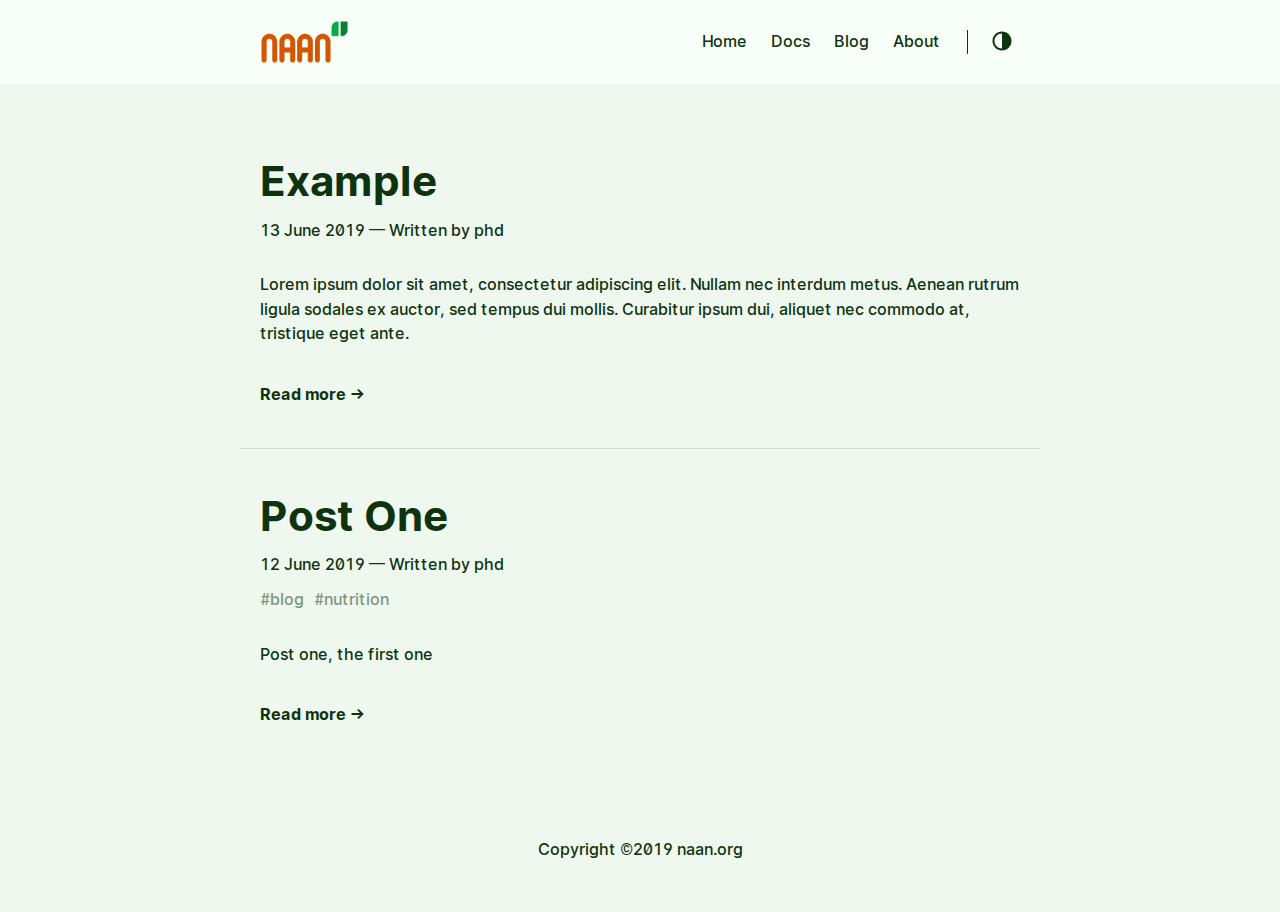
<file: blog/index.html>
<!DOCTYPE html><html lang="en"><head><meta charSet="utf-8"/><meta http-equiv="x-ua-compatible" content="ie=edge"/><meta name="viewport" content="width=device-width, initial-scale=1, shrink-to-fit=no"/><style data-href="/styles.111c12611e6046a6d481.css">.icon-module--root--aZeph{display:inline-flex;align-items:center;justify-content:center}.icon-module--icon--1ihz7{fill:currentColor}.icon-module--label--fHC-f{position:relative;display:inline-block;margin-left:4px;line-height:1}.menu-module--mobileMenuContainer--T9wTN{display:none}@media (max-width:683px){.menu-module--mobileMenuContainer--T9wTN{display:flex}}.menu-module--desktopMenuContainer--3iXKR{display:block}@media (max-width:683px){.menu-module--desktopMenuContainer--3iXKR{display:none}}.menu-module--menu--dd4-Y{display:flex;flex:0 0 auto;align-items:center;justify-content:flex-start;max-width:100%;padding:0 15px;list-style:none;border-right:1px solid;margin:0 18px 0 auto}.menu-module--menu--dd4-Y li{margin:0 12px}.menu-module--menuTrigger--32seM{margin-right:10px;padding:0;line-height:0;background:none;color:inherit;border:none;box-shadow:none;outline:none;-webkit-appearance:none;-moz-appearance:none;appearance:none;cursor:pointer}.menu-module--menu--dd4-Y a{display:inline-block;margin-right:15px;text-decoration:none}.menu-module--menu--dd4-Y a:last-of-type{margin-right:0}.menu-module--mobileMenu--2VGmR{position:absolute;top:0;right:0;flex-direction:column;align-items:flex-start;background:#fafafa;margin:0;padding:0;text-align:left;list-style:none;border-radius:5px;overflow:hidden;z-index:99}.dark-theme .menu-module--mobileMenu--2VGmR{background:#252627}.menu-module--mobileMenu--2VGmR li{margin:0;white-space:nowrap}.menu-module--mobileMenu--2VGmR li a{display:block;padding:10px 15px}.menu-module--mobileMenuOverlay--2RcSs{position:fixed;top:0;bottom:0;left:0;right:0;background:rgba(0,0,0,.2);z-index:10}.menu-module--themeToggle--2E8ye{line-height:0;padding:0 5px}.menu-module--subMenuTrigger--1crdm,.menu-module--themeToggle--2E8ye{background:none;color:inherit;border:none;box-shadow:none;-webkit-appearance:none;-moz-appearance:none;appearance:none;outline:none}.menu-module--subMenuTrigger--1crdm{font-size:inherit;font-weight:inherit;margin:0 12px;padding:0;cursor:pointer}.menu-module--subMenu--3Rgj_{position:absolute;max-width:300px;background:#fafafa;box-shadow:0 8px 20px rgba(0,0,0,.12);margin:0;padding:5px;list-style:none;border-radius:5px;top:35px;right:70px;overflow:hidden;z-index:99}.dark-theme .menu-module--subMenu--3Rgj_{background:#3b423d}.menu-module--subMenu--3Rgj_ li{text-align:left;margin:0;white-space:nowrap}.menu-module--subMenu--3Rgj_ li a{padding:10px}.menu-module--subMenu--3Rgj_ li:hover{background:rgba(0,0,0,.05);border-radius:3px;cursor:pointer}.dark-theme .menu-module--subMenu--3Rgj_ li:hover{background:rgba(0,0,0,.15)}.menu-module--subMenuOverlay--3TQRy{position:fixed;top:0;bottom:0;left:0;right:0;z-index:-1}.menu-module--menuArrow--1COMf{display:inline-block;font-family:Inter UI;margin-left:5px;transform:rotate(90deg)}.header-module--header--tFeG9{background:#f8fff8;display:flex;align-items:center;justify-content:space-between;position:relative;padding:20px}.dark-theme .header-module--header--tFeG9{background:#18201a}.header-module--header--tFeG9 a{text-decoration:none}.header-module--inner--7ao1M{justify-content:space-between;margin:0 auto;width:760px;max-width:100%}.header-module--inner--7ao1M,.header-module--logo--2kX-3{display:flex;align-items:center}.header-module--logo--2kX-3{text-decoration:none;font-weight:700}.header-module--logo--2kX-3 img{height:44px}.header-module--mark--J6C0c{margin-right:5px}.header-module--cursor--33Aoa{display:inline-block;width:10px;height:1rem;background:#fe5186;margin-left:5px;border-radius:1px;-webkit-animation:header-module--cursor--33Aoa 1s infinite;animation:header-module--cursor--33Aoa 1s infinite}.header-module--mark--J6C0c,.header-module--text--3UAQj{font-size:18px}.header-module--right--1Zeb6{display:flex;position:relative}@-webkit-keyframes header-module--cursor--33Aoa{0%{opacity:0}50%{opacity:1}to{opacity:0}}@keyframes header-module--cursor--33Aoa{0%{opacity:0}50%{opacity:1}to{opacity:0}}@font-face{font-family:Inter UI;font-style:normal;font-weight:400;src:url(/static/Inter-UI-Regular-ecf7c639683dfcb4868861e0c613c455.woff) format("woff")}@font-face{font-family:Inter UI;font-style:italic;font-weight:400;src:url(/static/Inter-UI-Italic-bcf654c7bea165e9dae257206c5521ad.woff) format("woff")}@font-face{font-family:Inter UI;font-style:normal;font-weight:600;src:url(/static/Inter-UI-Medium-48dfecfe37de0ef8f0e2c2d2e6992e9c.woff) format("woff")}@font-face{font-family:Inter UI;font-style:italic;font-weight:600;src:url(/static/Inter-UI-MediumItalic-a9eddc92c84c5f78fba1cb7d7833d31c.woff) format("woff")}@font-face{font-family:Inter UI;font-style:normal;font-weight:800;src:url(/static/Inter-UI-Bold-e2158f600a4b0175b73dfefb0d2fe8f8.woff) format("woff")}@font-face{font-family:Inter UI;font-style:italic;font-weight:800;src:url(/static/Inter-UI-BoldItalic-dbe4ec1d26d41331c91550939a7fd27f.woff) format("woff")}pre[class*=language-],pre[class*=language-]>code{color:#a9a9b3;background:none;font-family:Consolas,Monaco,Andale Mono,Ubuntu Mono,monospace;text-align:left;white-space:pre;word-spacing:normal;word-break:normal;word-wrap:normal;line-height:1.5;-moz-tab-size:4;-o-tab-size:4;tab-size:4;-webkit-hyphens:none;-ms-hyphens:none;hyphens:none}pre[class*=language-]{padding:1em;margin:.5em 0;overflow:auto;background:#1a1a1d!important;border-radius:8px}.token.block-comment,.token.cdata,.token.comment,.token.doctype,.token.prolog{color:hsla(0,0%,100%,.35)}.token.punctuation{color:#a9a9b3}.token.attr-name,.token.deleted,.token.namespace,.token.tag{color:#e2777a}.token.function-name{color:#6196cc}.token.boolean,.token.function,.token.number{color:#f08d49}.token.class-name,.token.constant,.token.property,.token.symbol{color:#f8c555}.token.atrule,.token.builtin,.token.important,.token.keyword,.token.selector{color:#cc99cd}.token.attr-value,.token.char,.token.regex,.token.string,.token.variable{color:#7ec699}.token.entity,.token.operator,.token.url{color:#67cdcc}.token.bold,.token.important{font-weight:700}.token.italic{font-style:italic}.token.entity{cursor:help}.token.inserted{color:green}pre[class*=language-].line-numbers{position:relative;padding-left:65px;counter-reset:linenumber}pre[class*=language-].line-numbers>code{position:relative;white-space:inherit}.line-numbers .line-numbers-rows{position:absolute;pointer-events:none;top:1em;font-size:100%;left:5px!important;width:3em!important;letter-spacing:-1px;border-right:1px solid;opacity:.5;-webkit-user-select:none;-moz-user-select:none;-ms-user-select:none;user-select:none}.line-numbers-rows>span{pointer-events:none;display:block;counter-increment:linenumber}.line-numbers-rows>span:before{content:counter(linenumber);color:#999;display:block;padding-right:.8em;text-align:right}div.code-toolbar{position:relative}div.code-toolbar>.toolbar{position:absolute;top:.3em;right:.2em;transition:opacity .3s ease-in-out;opacity:0}div.code-toolbar:hover>.toolbar{opacity:1}div.code-toolbar>.toolbar .toolbar-item{display:inline-block}div.code-toolbar>.toolbar a{cursor:pointer}div.code-toolbar>.toolbar button{background:none;border:0;color:inherit;font:inherit;line-height:normal;overflow:visible;padding:0;-webkit-user-select:none;-moz-user-select:none;-ms-user-select:none}div.code-toolbar>.toolbar a,div.code-toolbar>.toolbar button,div.code-toolbar>.toolbar span{color:#bbb;font-size:.8em;padding:0 .5em;background:#f5f2f0;background:hsla(0,0%,87.8%,.2);box-shadow:0 2px 0 0 rgba(0,0,0,.2);border-radius:.5em}div.code-toolbar>.toolbar a:focus,div.code-toolbar>.toolbar a:hover,div.code-toolbar>.toolbar button:focus,div.code-toolbar>.toolbar button:hover,div.code-toolbar>.toolbar span:focus,div.code-toolbar>.toolbar span:hover{color:inherit;text-decoration:none}.command-line-prompt{border-right:1px solid #999;display:block;float:left;font-size:100%;letter-spacing:-1px;margin-right:1em;pointer-events:none;-webkit-user-select:none;-moz-user-select:none;-ms-user-select:none;user-select:none}.command-line-prompt>span:before{color:#999;content:" ";display:block;padding-right:.8em}.command-line-prompt>span[data-user]:before{content:"[" attr(data-user) "@" attr(data-host) "] $"}.command-line-prompt>span[data-user=root]:before{content:"[" attr(data-user) "@" attr(data-host) "] #"}.command-line-prompt>span[data-prompt]:before{content:attr(data-prompt)}html{box-sizing:border-box}*,:after,:before{box-sizing:inherit}body{margin:0;padding:0;font-family:Inter UI,-apple-system,BlinkMacSystemFont,Roboto,Segoe UI,Helvetica,Arial,sans-serif;font-size:1rem;font-weight:600;line-height:1.54;background-color:#eef8ee;color:#0f330f;text-rendering:optimizeLegibility;-webkit-font-smoothing:antialiased;-webkit-font-feature-settings:"liga","tnum","case","calt","zero","ss01","locl";font-feature-settings:"liga","tnum","case","calt","zero","ss01","locl";-webkit-overflow-scrolling:touch;-webkit-text-size-adjust:100%}@media (max-width:683px){body{font-size:1rem}}body.dark-theme{background-color:#242c28;color:#f0fff0}h1,h2,h3,h4,h5,h6{display:flex;align-items:center;line-height:1.3}h1{font-size:2.625rem}h2{font-size:1.625rem}h3{font-size:1.375rem}h4{font-size:1.125rem}@media (max-width:683px){h1{font-size:2rem}h2{font-size:1.4rem}h3{font-size:1.15rem}h4{font-size:1.125rem}}a{color:inherit}img{display:block;max-width:100%}img.center,img.left{margin-right:auto}img.center,img.right{margin-left:auto}figure{display:table;max-width:100%;margin:25px 0}figure.center,figure.left{margin-right:auto}figure.center,figure.right{margin-left:auto}figure figcaption{font-size:14px;margin-top:5px;opacity:.8}figure figcaption.left{text-align:left}figure figcaption.center{text-align:center}figure figcaption.right{text-align:right}code{font-family:Consolas,Monaco,Andale Mono,Ubuntu Mono,monospace;-webkit-font-feature-settings:normal;font-feature-settings:normal;font-weight:400;background:#ddefdd;padding:1px 6px;margin:0 2px;border-radius:5px;font-size:.9rem}.dark-theme code{background:#3b423d}pre{background:#1a1a1d;padding:20px;border-radius:8px;font-size:.9rem;overflow:auto}@media (max-width:683px){pre{white-space:pre-wrap;word-wrap:break-word}}pre code{background:none!important;color:#ccc;margin:0;padding:0;font-size:.9rem}blockquote{border-left:2px solid;margin:40px;padding:10px 20px}@media (max-width:683px){blockquote{margin:10px;padding:10px}}blockquote p:first-of-type{margin-top:0}blockquote p:last-of-type{margin-bottom:0}table{table-layout:fixed;border-collapse:collapse;width:100%;margin:40px 0;border-radius:5px}table,td,th{border:1px solid #0f330f;padding:10px}.dark-theme table,.dark-theme td,.dark-theme th{border-color:#f0fff0}th{background:#ddefdd}.dark-theme th{background:#3b423d}ol,ul{margin-left:40px;padding:0}@media (max-width:683px){ol,ul{margin-left:20px}}ol ol{list-style-type:lower-alpha}button,input,textarea{font-family:Inter UI,-apple-system,BlinkMacSystemFont,Roboto,Segoe UI,Helvetica,Arial,sans-serif}.container{flex-direction:column;text-align:center;min-height:100vh}.container,.content{display:flex;justify-content:center}.content{flex-direction:column;flex:1 0 auto;align-items:center;margin:50px auto;width:100%;max-width:800px}@media (max-width:683px){.content{margin-top:0}}@media (max-width:899px){.content{max-width:660px}}hr{width:100%;border:none;background:#d0e0d0;height:1px}.dark-theme hr{background:#859487}.infoBanner{text-align:left;margin:20px 0 40px;padding:10px 20px;border-radius:10px;width:calc(100% - 40px);background:#ddefdd}.dark-theme .infoBanner{background:#3b423d}.infoBanner span{font-weight:700}.hidden{display:none}.embedVideo-container{position:relative;padding-bottom:56.25%;height:0;overflow:hidden}.embedVideo-container iframe{position:absolute;top:0;left:0;width:100%;height:100%;border:0}footer{font-size:1rem;text-align:center;margin-bottom:50px}@media (max-width:683px){footer{display:flex;flex-direction:column}}footer .footerCopyrights:not(:first-of-type){margin-left:20px;padding-left:20px;border-left:1px solid}@media (max-width:683px){footer .footerCopyrights:not(:first-of-type){margin:0;padding:0;border:none}}.navigation-module--navigation--3Zfju{display:flex;width:1024px;max-width:100%;margin:80px 0 40px}.navigation-module--button--28kp3,.navigation-module--navigation--3Zfju{align-items:center;justify-content:center}.navigation-module--button--28kp3{position:relative;display:inline-flex;background:#ddefdd;font-size:1rem;font-weight:700;border-radius:8px;max-width:40%;cursor:pointer;-webkit-appearance:none;-moz-appearance:none;appearance:none}.dark-theme .navigation-module--button--28kp3{background:#3b423d}.navigation-module--button--28kp3+.navigation-module--button--28kp3{margin-left:10px}.navigation-module--button--28kp3 a{display:flex;padding:8px 16px;text-decoration:none}.navigation-module--button--28kp3 a,.navigation-module--buttonText--1Xod2{text-overflow:ellipsis;white-space:nowrap;overflow:hidden}.navigation-module--iconNext--3xyJ-{margin-left:8px}.navigation-module--iconPrev--23mg1{margin-right:8px}.post-module--post--28Mq2{width:100%;max-width:800px;text-align:left;padding:20px;margin:0 auto 20px}.post-module--post--28Mq2:not(:last-of-type){border-bottom:1px solid #d0e0d0}.dark-theme .post-module--post--28Mq2:not(:last-of-type){border-color:#859487}@media (max-width:899px){.post-module--post--28Mq2{max-width:660px}}.post-module--post--28Mq2 h1{margin:0 0 10px}.post-module--post--28Mq2 img{border-radius:8px}.post-module--title--3XBo2 a{text-decoration:none}.post-module--coverImage--1GM7V{border-radius:8px;margin-bottom:40px;box-shadow:0 15px 30px rgba(0,0,0,.1)}.post-module--meta--3YtjE{font-size:1rem;margin-bottom:30px}.post-module--tags--3RbqF{margin-top:10px;opacity:.5}.post-module--tag--16U9p{margin-right:10px}.post-module--readMore--3zWML,.post-module--tag--16U9p{display:inline-block}.post-module--readMore--3zWML{text-decoration:none;font-weight:700;margin:20px 0;font-size:1rem}.post-module--postContent--1bfnt{position:relative}</style><meta name="generator" content="Gatsby 2.8.6"/><title data-react-helmet="true">NAAN.org</title><meta data-react-helmet="true" name="description" content="Network for Advanced Applied Nutrition"/><meta data-react-helmet="true" property="og:title" content="NAAN.org"/><meta data-react-helmet="true" property="og:description" content="Network for Advanced Applied Nutrition"/><meta data-react-helmet="true" property="og:type" content="website"/><meta data-react-helmet="true" name="twitter:card" content="summary"/><meta data-react-helmet="true" name="twitter:title" content="NAAN.org"/><meta data-react-helmet="true" name="twitter:description" content="Network for Advanced Applied Nutrition"/><meta data-react-helmet="true" name="twitter:creator" content="@dragozov"/><meta data-react-helmet="true" name="keywords" content="gatsby, minimal, starter, blog, theme, dark, light, personal site"/><link rel="shortcut icon" href="/icons/icon-48x48.png?v=06015a75051ecbe8289af62a93149080"/><link rel="manifest" href="/manifest.webmanifest"/><meta name="theme-color" content="#292a2d"/><link rel="apple-touch-icon" sizes="48x48" href="/icons/icon-48x48.png?v=06015a75051ecbe8289af62a93149080"/><link rel="apple-touch-icon" sizes="72x72" href="/icons/icon-72x72.png?v=06015a75051ecbe8289af62a93149080"/><link rel="apple-touch-icon" sizes="96x96" href="/icons/icon-96x96.png?v=06015a75051ecbe8289af62a93149080"/><link rel="apple-touch-icon" sizes="144x144" href="/icons/icon-144x144.png?v=06015a75051ecbe8289af62a93149080"/><link rel="apple-touch-icon" sizes="192x192" href="/icons/icon-192x192.png?v=06015a75051ecbe8289af62a93149080"/><link rel="apple-touch-icon" sizes="256x256" href="/icons/icon-256x256.png?v=06015a75051ecbe8289af62a93149080"/><link rel="apple-touch-icon" sizes="384x384" href="/icons/icon-384x384.png?v=06015a75051ecbe8289af62a93149080"/><link rel="apple-touch-icon" sizes="512x512" href="/icons/icon-512x512.png?v=06015a75051ecbe8289af62a93149080"/><link as="script" rel="preload" href="/webpack-runtime-f2cac5f2309f9e0fee67.js"/><link as="script" rel="preload" href="/app-83ed0459acd58732ccaf.js"/><link as="script" rel="preload" href="/styles-e7815d4cc9f45df85431.js"/><link as="script" rel="preload" href="/1-46e0bdc59544536cd8e9.js"/><link as="script" rel="preload" href="/2-1c9b206c8e7f7c7e1b34.js"/><link as="script" rel="preload" href="/component---src-templates-blog-js-adfd893949b52af7a864.js"/><link as="fetch" rel="preload" href="/static/d/899/path---blog-c-06-a65-3UdGZgSMsYntcEddPrWzEbd5ufo.json" crossorigin="use-credentials"/></head><body class="light-theme"><noscript id="gatsby-noscript">This app works best with JavaScript enabled.</noscript><div id="___gatsby"><div style="outline:none" tabindex="-1" role="group"><div class="container"><header class="header-module--header--tFeG9"><div class="header-module--inner--7ao1M"><a href="/"><div class="header-module--logo--2kX-3"><img src="/logo.png" alt="naan.org"/></div></a><span class="header-module--right--1Zeb6"><div class="menu-module--mobileMenuContainer--T9wTN"><button class="menu-module--menuTrigger--32seM" style="color:inherit" type="button" aria-label="Menu"><span class="icon-module--root--aZeph" style="cursor:pointer" role="figure"><svg version="1.1" width="24" height="24" viewBox="0 0 48 48" xmlns="http://www.w3.org/2000/svg"><path d="M4 34H40V30H4V34ZM4 24H40V20H4V24ZM4 10V14H40V10H4Z" class="icon-module--icon--1ihz7"></path></svg></span></button></div><div class="menu-module--desktopMenuContainer--3iXKR"><ul class="menu-module--menu--dd4-Y"><li><a href="/">Home</a></li><li><a href="/docs">Docs</a></li><li><a aria-current="page" class="" href="/blog">Blog</a></li><li><a href="/about">About</a></li></ul></div><button class="menu-module--themeToggle--2E8ye" type="button" aria-label="Theme toggle"><span class="icon-module--root--aZeph" style="cursor:pointer" role="figure"><svg version="1.1" width="24" height="24" viewBox="0 0 48 48" xmlns="http://www.w3.org/2000/svg"><path d="M22 41C32.4934 41 41 32.4934 41 22C41 11.5066 32.4934 3 22
3C11.5066 3 3 11.5066 3 22C3 32.4934 11.5066 41 22 41ZM7 22C7
13.7157 13.7157 7 22 7V37C13.7157 37 7 30.2843 7 22Z" class="icon-module--icon--1ihz7"></path></svg></span></button></span></div></header><div class="content"><div class="post-module--post--28Mq2"><div class="post-module--postContent--1bfnt"><h1 class="post-module--title--3XBo2"><a href="/example">Example</a></h1><div class="post-module--meta--3YtjE">13 June 2019<!-- --> <!-- -->— Written by <!-- -->phd</div><p>Lorem ipsum dolor sit amet, consectetur adipiscing elit. Nullam nec interdum metus. Aenean rutrum ligula sodales ex auctor, sed tempus dui mollis. Curabitur ipsum dui, aliquet nec commodo at, tristique eget ante.</p><a class="post-module--readMore--3zWML" href="/example">Read more →</a></div></div><div class="post-module--post--28Mq2"><div class="post-module--postContent--1bfnt"><h1 class="post-module--title--3XBo2"><a href="/post1">Post One</a></h1><div class="post-module--meta--3YtjE">12 June 2019<!-- --> <!-- -->— Written by <!-- -->phd<div class="post-module--tags--3RbqF"><a href="/tag/blog/"><span class="post-module--tag--16U9p">#<!-- -->blog</span></a><a href="/tag/nutrition/"><span class="post-module--tag--16U9p">#<!-- -->nutrition</span></a></div></div><p>Post one, the first one</p><a class="post-module--readMore--3zWML" href="/post1">Read more →</a></div></div></div><footer><div>Copyright &copy;2019 naan.org</div></footer></div></div></div><script id="gatsby-script-loader">/*<![CDATA[*/window.page={"componentChunkName":"component---src-templates-blog-js","jsonName":"blog-c06","path":"/blog"};window.dataPath="899/path---blog-c-06-a65-3UdGZgSMsYntcEddPrWzEbd5ufo";/*]]>*/</script><script id="gatsby-chunk-mapping">/*<![CDATA[*/window.___chunkMapping={"app":["/app-83ed0459acd58732ccaf.js"],"component---src-templates-blog-js":["/component---src-templates-blog-js-adfd893949b52af7a864.js"],"component---src-templates-page-js":["/component---src-templates-page-js-2b01af1054a67931829a.js"],"component---src-templates-tags-js":["/component---src-templates-tags-js-68432fee82795e26c910.js"],"component---src-pages-404-js":["/component---src-pages-404-js-32fd3f52b9225b40807e.js"],"pages-manifest":["/pages-manifest-ba2afc6f7830a6a34890.js"]};/*]]>*/</script><script src="/component---src-templates-blog-js-adfd893949b52af7a864.js" async=""></script><script src="/2-1c9b206c8e7f7c7e1b34.js" async=""></script><script src="/1-46e0bdc59544536cd8e9.js" async=""></script><script src="/styles-e7815d4cc9f45df85431.js" async=""></script><script src="/app-83ed0459acd58732ccaf.js" async=""></script><script src="/webpack-runtime-f2cac5f2309f9e0fee67.js" async=""></script></body></html>
</file>
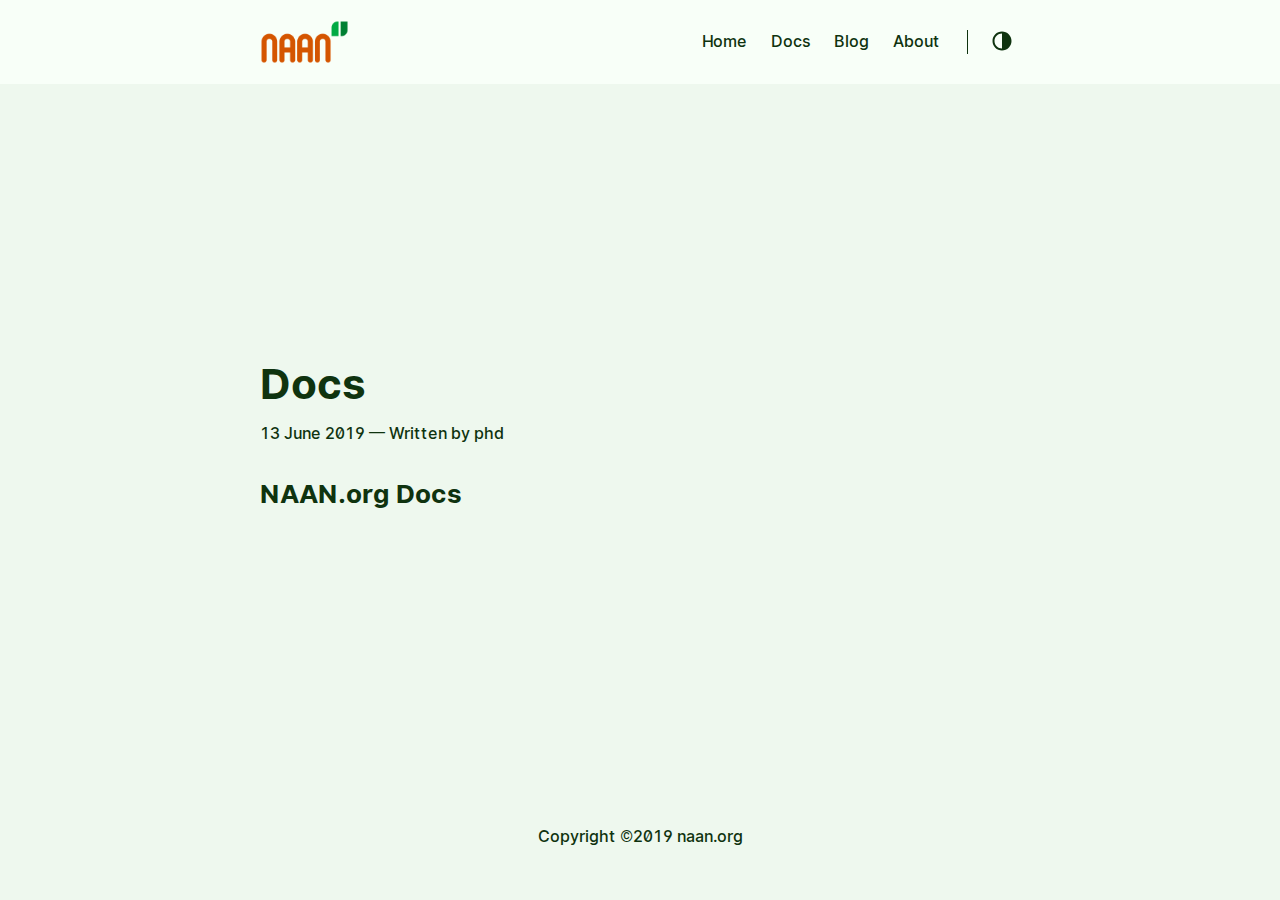
<file: docs/index.html>
<!DOCTYPE html><html lang="en"><head><meta charSet="utf-8"/><meta http-equiv="x-ua-compatible" content="ie=edge"/><meta name="viewport" content="width=device-width, initial-scale=1, shrink-to-fit=no"/><style data-href="/styles.111c12611e6046a6d481.css">.icon-module--root--aZeph{display:inline-flex;align-items:center;justify-content:center}.icon-module--icon--1ihz7{fill:currentColor}.icon-module--label--fHC-f{position:relative;display:inline-block;margin-left:4px;line-height:1}.menu-module--mobileMenuContainer--T9wTN{display:none}@media (max-width:683px){.menu-module--mobileMenuContainer--T9wTN{display:flex}}.menu-module--desktopMenuContainer--3iXKR{display:block}@media (max-width:683px){.menu-module--desktopMenuContainer--3iXKR{display:none}}.menu-module--menu--dd4-Y{display:flex;flex:0 0 auto;align-items:center;justify-content:flex-start;max-width:100%;padding:0 15px;list-style:none;border-right:1px solid;margin:0 18px 0 auto}.menu-module--menu--dd4-Y li{margin:0 12px}.menu-module--menuTrigger--32seM{margin-right:10px;padding:0;line-height:0;background:none;color:inherit;border:none;box-shadow:none;outline:none;-webkit-appearance:none;-moz-appearance:none;appearance:none;cursor:pointer}.menu-module--menu--dd4-Y a{display:inline-block;margin-right:15px;text-decoration:none}.menu-module--menu--dd4-Y a:last-of-type{margin-right:0}.menu-module--mobileMenu--2VGmR{position:absolute;top:0;right:0;flex-direction:column;align-items:flex-start;background:#fafafa;margin:0;padding:0;text-align:left;list-style:none;border-radius:5px;overflow:hidden;z-index:99}.dark-theme .menu-module--mobileMenu--2VGmR{background:#252627}.menu-module--mobileMenu--2VGmR li{margin:0;white-space:nowrap}.menu-module--mobileMenu--2VGmR li a{display:block;padding:10px 15px}.menu-module--mobileMenuOverlay--2RcSs{position:fixed;top:0;bottom:0;left:0;right:0;background:rgba(0,0,0,.2);z-index:10}.menu-module--themeToggle--2E8ye{line-height:0;padding:0 5px}.menu-module--subMenuTrigger--1crdm,.menu-module--themeToggle--2E8ye{background:none;color:inherit;border:none;box-shadow:none;-webkit-appearance:none;-moz-appearance:none;appearance:none;outline:none}.menu-module--subMenuTrigger--1crdm{font-size:inherit;font-weight:inherit;margin:0 12px;padding:0;cursor:pointer}.menu-module--subMenu--3Rgj_{position:absolute;max-width:300px;background:#fafafa;box-shadow:0 8px 20px rgba(0,0,0,.12);margin:0;padding:5px;list-style:none;border-radius:5px;top:35px;right:70px;overflow:hidden;z-index:99}.dark-theme .menu-module--subMenu--3Rgj_{background:#3b423d}.menu-module--subMenu--3Rgj_ li{text-align:left;margin:0;white-space:nowrap}.menu-module--subMenu--3Rgj_ li a{padding:10px}.menu-module--subMenu--3Rgj_ li:hover{background:rgba(0,0,0,.05);border-radius:3px;cursor:pointer}.dark-theme .menu-module--subMenu--3Rgj_ li:hover{background:rgba(0,0,0,.15)}.menu-module--subMenuOverlay--3TQRy{position:fixed;top:0;bottom:0;left:0;right:0;z-index:-1}.menu-module--menuArrow--1COMf{display:inline-block;font-family:Inter UI;margin-left:5px;transform:rotate(90deg)}.header-module--header--tFeG9{background:#f8fff8;display:flex;align-items:center;justify-content:space-between;position:relative;padding:20px}.dark-theme .header-module--header--tFeG9{background:#18201a}.header-module--header--tFeG9 a{text-decoration:none}.header-module--inner--7ao1M{justify-content:space-between;margin:0 auto;width:760px;max-width:100%}.header-module--inner--7ao1M,.header-module--logo--2kX-3{display:flex;align-items:center}.header-module--logo--2kX-3{text-decoration:none;font-weight:700}.header-module--logo--2kX-3 img{height:44px}.header-module--mark--J6C0c{margin-right:5px}.header-module--cursor--33Aoa{display:inline-block;width:10px;height:1rem;background:#fe5186;margin-left:5px;border-radius:1px;-webkit-animation:header-module--cursor--33Aoa 1s infinite;animation:header-module--cursor--33Aoa 1s infinite}.header-module--mark--J6C0c,.header-module--text--3UAQj{font-size:18px}.header-module--right--1Zeb6{display:flex;position:relative}@-webkit-keyframes header-module--cursor--33Aoa{0%{opacity:0}50%{opacity:1}to{opacity:0}}@keyframes header-module--cursor--33Aoa{0%{opacity:0}50%{opacity:1}to{opacity:0}}@font-face{font-family:Inter UI;font-style:normal;font-weight:400;src:url(/static/Inter-UI-Regular-ecf7c639683dfcb4868861e0c613c455.woff) format("woff")}@font-face{font-family:Inter UI;font-style:italic;font-weight:400;src:url(/static/Inter-UI-Italic-bcf654c7bea165e9dae257206c5521ad.woff) format("woff")}@font-face{font-family:Inter UI;font-style:normal;font-weight:600;src:url(/static/Inter-UI-Medium-48dfecfe37de0ef8f0e2c2d2e6992e9c.woff) format("woff")}@font-face{font-family:Inter UI;font-style:italic;font-weight:600;src:url(/static/Inter-UI-MediumItalic-a9eddc92c84c5f78fba1cb7d7833d31c.woff) format("woff")}@font-face{font-family:Inter UI;font-style:normal;font-weight:800;src:url(/static/Inter-UI-Bold-e2158f600a4b0175b73dfefb0d2fe8f8.woff) format("woff")}@font-face{font-family:Inter UI;font-style:italic;font-weight:800;src:url(/static/Inter-UI-BoldItalic-dbe4ec1d26d41331c91550939a7fd27f.woff) format("woff")}pre[class*=language-],pre[class*=language-]>code{color:#a9a9b3;background:none;font-family:Consolas,Monaco,Andale Mono,Ubuntu Mono,monospace;text-align:left;white-space:pre;word-spacing:normal;word-break:normal;word-wrap:normal;line-height:1.5;-moz-tab-size:4;-o-tab-size:4;tab-size:4;-webkit-hyphens:none;-ms-hyphens:none;hyphens:none}pre[class*=language-]{padding:1em;margin:.5em 0;overflow:auto;background:#1a1a1d!important;border-radius:8px}.token.block-comment,.token.cdata,.token.comment,.token.doctype,.token.prolog{color:hsla(0,0%,100%,.35)}.token.punctuation{color:#a9a9b3}.token.attr-name,.token.deleted,.token.namespace,.token.tag{color:#e2777a}.token.function-name{color:#6196cc}.token.boolean,.token.function,.token.number{color:#f08d49}.token.class-name,.token.constant,.token.property,.token.symbol{color:#f8c555}.token.atrule,.token.builtin,.token.important,.token.keyword,.token.selector{color:#cc99cd}.token.attr-value,.token.char,.token.regex,.token.string,.token.variable{color:#7ec699}.token.entity,.token.operator,.token.url{color:#67cdcc}.token.bold,.token.important{font-weight:700}.token.italic{font-style:italic}.token.entity{cursor:help}.token.inserted{color:green}pre[class*=language-].line-numbers{position:relative;padding-left:65px;counter-reset:linenumber}pre[class*=language-].line-numbers>code{position:relative;white-space:inherit}.line-numbers .line-numbers-rows{position:absolute;pointer-events:none;top:1em;font-size:100%;left:5px!important;width:3em!important;letter-spacing:-1px;border-right:1px solid;opacity:.5;-webkit-user-select:none;-moz-user-select:none;-ms-user-select:none;user-select:none}.line-numbers-rows>span{pointer-events:none;display:block;counter-increment:linenumber}.line-numbers-rows>span:before{content:counter(linenumber);color:#999;display:block;padding-right:.8em;text-align:right}div.code-toolbar{position:relative}div.code-toolbar>.toolbar{position:absolute;top:.3em;right:.2em;transition:opacity .3s ease-in-out;opacity:0}div.code-toolbar:hover>.toolbar{opacity:1}div.code-toolbar>.toolbar .toolbar-item{display:inline-block}div.code-toolbar>.toolbar a{cursor:pointer}div.code-toolbar>.toolbar button{background:none;border:0;color:inherit;font:inherit;line-height:normal;overflow:visible;padding:0;-webkit-user-select:none;-moz-user-select:none;-ms-user-select:none}div.code-toolbar>.toolbar a,div.code-toolbar>.toolbar button,div.code-toolbar>.toolbar span{color:#bbb;font-size:.8em;padding:0 .5em;background:#f5f2f0;background:hsla(0,0%,87.8%,.2);box-shadow:0 2px 0 0 rgba(0,0,0,.2);border-radius:.5em}div.code-toolbar>.toolbar a:focus,div.code-toolbar>.toolbar a:hover,div.code-toolbar>.toolbar button:focus,div.code-toolbar>.toolbar button:hover,div.code-toolbar>.toolbar span:focus,div.code-toolbar>.toolbar span:hover{color:inherit;text-decoration:none}.command-line-prompt{border-right:1px solid #999;display:block;float:left;font-size:100%;letter-spacing:-1px;margin-right:1em;pointer-events:none;-webkit-user-select:none;-moz-user-select:none;-ms-user-select:none;user-select:none}.command-line-prompt>span:before{color:#999;content:" ";display:block;padding-right:.8em}.command-line-prompt>span[data-user]:before{content:"[" attr(data-user) "@" attr(data-host) "] $"}.command-line-prompt>span[data-user=root]:before{content:"[" attr(data-user) "@" attr(data-host) "] #"}.command-line-prompt>span[data-prompt]:before{content:attr(data-prompt)}html{box-sizing:border-box}*,:after,:before{box-sizing:inherit}body{margin:0;padding:0;font-family:Inter UI,-apple-system,BlinkMacSystemFont,Roboto,Segoe UI,Helvetica,Arial,sans-serif;font-size:1rem;font-weight:600;line-height:1.54;background-color:#eef8ee;color:#0f330f;text-rendering:optimizeLegibility;-webkit-font-smoothing:antialiased;-webkit-font-feature-settings:"liga","tnum","case","calt","zero","ss01","locl";font-feature-settings:"liga","tnum","case","calt","zero","ss01","locl";-webkit-overflow-scrolling:touch;-webkit-text-size-adjust:100%}@media (max-width:683px){body{font-size:1rem}}body.dark-theme{background-color:#242c28;color:#f0fff0}h1,h2,h3,h4,h5,h6{display:flex;align-items:center;line-height:1.3}h1{font-size:2.625rem}h2{font-size:1.625rem}h3{font-size:1.375rem}h4{font-size:1.125rem}@media (max-width:683px){h1{font-size:2rem}h2{font-size:1.4rem}h3{font-size:1.15rem}h4{font-size:1.125rem}}a{color:inherit}img{display:block;max-width:100%}img.center,img.left{margin-right:auto}img.center,img.right{margin-left:auto}figure{display:table;max-width:100%;margin:25px 0}figure.center,figure.left{margin-right:auto}figure.center,figure.right{margin-left:auto}figure figcaption{font-size:14px;margin-top:5px;opacity:.8}figure figcaption.left{text-align:left}figure figcaption.center{text-align:center}figure figcaption.right{text-align:right}code{font-family:Consolas,Monaco,Andale Mono,Ubuntu Mono,monospace;-webkit-font-feature-settings:normal;font-feature-settings:normal;font-weight:400;background:#ddefdd;padding:1px 6px;margin:0 2px;border-radius:5px;font-size:.9rem}.dark-theme code{background:#3b423d}pre{background:#1a1a1d;padding:20px;border-radius:8px;font-size:.9rem;overflow:auto}@media (max-width:683px){pre{white-space:pre-wrap;word-wrap:break-word}}pre code{background:none!important;color:#ccc;margin:0;padding:0;font-size:.9rem}blockquote{border-left:2px solid;margin:40px;padding:10px 20px}@media (max-width:683px){blockquote{margin:10px;padding:10px}}blockquote p:first-of-type{margin-top:0}blockquote p:last-of-type{margin-bottom:0}table{table-layout:fixed;border-collapse:collapse;width:100%;margin:40px 0;border-radius:5px}table,td,th{border:1px solid #0f330f;padding:10px}.dark-theme table,.dark-theme td,.dark-theme th{border-color:#f0fff0}th{background:#ddefdd}.dark-theme th{background:#3b423d}ol,ul{margin-left:40px;padding:0}@media (max-width:683px){ol,ul{margin-left:20px}}ol ol{list-style-type:lower-alpha}button,input,textarea{font-family:Inter UI,-apple-system,BlinkMacSystemFont,Roboto,Segoe UI,Helvetica,Arial,sans-serif}.container{flex-direction:column;text-align:center;min-height:100vh}.container,.content{display:flex;justify-content:center}.content{flex-direction:column;flex:1 0 auto;align-items:center;margin:50px auto;width:100%;max-width:800px}@media (max-width:683px){.content{margin-top:0}}@media (max-width:899px){.content{max-width:660px}}hr{width:100%;border:none;background:#d0e0d0;height:1px}.dark-theme hr{background:#859487}.infoBanner{text-align:left;margin:20px 0 40px;padding:10px 20px;border-radius:10px;width:calc(100% - 40px);background:#ddefdd}.dark-theme .infoBanner{background:#3b423d}.infoBanner span{font-weight:700}.hidden{display:none}.embedVideo-container{position:relative;padding-bottom:56.25%;height:0;overflow:hidden}.embedVideo-container iframe{position:absolute;top:0;left:0;width:100%;height:100%;border:0}footer{font-size:1rem;text-align:center;margin-bottom:50px}@media (max-width:683px){footer{display:flex;flex-direction:column}}footer .footerCopyrights:not(:first-of-type){margin-left:20px;padding-left:20px;border-left:1px solid}@media (max-width:683px){footer .footerCopyrights:not(:first-of-type){margin:0;padding:0;border:none}}.navigation-module--navigation--3Zfju{display:flex;width:1024px;max-width:100%;margin:80px 0 40px}.navigation-module--button--28kp3,.navigation-module--navigation--3Zfju{align-items:center;justify-content:center}.navigation-module--button--28kp3{position:relative;display:inline-flex;background:#ddefdd;font-size:1rem;font-weight:700;border-radius:8px;max-width:40%;cursor:pointer;-webkit-appearance:none;-moz-appearance:none;appearance:none}.dark-theme .navigation-module--button--28kp3{background:#3b423d}.navigation-module--button--28kp3+.navigation-module--button--28kp3{margin-left:10px}.navigation-module--button--28kp3 a{display:flex;padding:8px 16px;text-decoration:none}.navigation-module--button--28kp3 a,.navigation-module--buttonText--1Xod2{text-overflow:ellipsis;white-space:nowrap;overflow:hidden}.navigation-module--iconNext--3xyJ-{margin-left:8px}.navigation-module--iconPrev--23mg1{margin-right:8px}.post-module--post--28Mq2{width:100%;max-width:800px;text-align:left;padding:20px;margin:0 auto 20px}.post-module--post--28Mq2:not(:last-of-type){border-bottom:1px solid #d0e0d0}.dark-theme .post-module--post--28Mq2:not(:last-of-type){border-color:#859487}@media (max-width:899px){.post-module--post--28Mq2{max-width:660px}}.post-module--post--28Mq2 h1{margin:0 0 10px}.post-module--post--28Mq2 img{border-radius:8px}.post-module--title--3XBo2 a{text-decoration:none}.post-module--coverImage--1GM7V{border-radius:8px;margin-bottom:40px;box-shadow:0 15px 30px rgba(0,0,0,.1)}.post-module--meta--3YtjE{font-size:1rem;margin-bottom:30px}.post-module--tags--3RbqF{margin-top:10px;opacity:.5}.post-module--tag--16U9p{margin-right:10px}.post-module--readMore--3zWML,.post-module--tag--16U9p{display:inline-block}.post-module--readMore--3zWML{text-decoration:none;font-weight:700;margin:20px 0;font-size:1rem}.post-module--postContent--1bfnt{position:relative}</style><meta name="generator" content="Gatsby 2.8.6"/><title data-react-helmet="true">Docs :: NAAN.org</title><meta data-react-helmet="true" name="description" content="NAAN.org Docs"/><meta data-react-helmet="true" property="og:title" content="Docs"/><meta data-react-helmet="true" property="og:description" content="NAAN.org Docs"/><meta data-react-helmet="true" property="og:type" content="website"/><meta data-react-helmet="true" name="twitter:card" content="summary"/><meta data-react-helmet="true" name="twitter:title" content="Docs"/><meta data-react-helmet="true" name="twitter:description" content="NAAN.org Docs"/><meta data-react-helmet="true" name="twitter:creator" content="@dragozov"/><meta data-react-helmet="true" name="keywords" content="gatsby, minimal, starter, blog, theme, dark, light, personal site"/><link rel="shortcut icon" href="/icons/icon-48x48.png?v=06015a75051ecbe8289af62a93149080"/><link rel="manifest" href="/manifest.webmanifest"/><meta name="theme-color" content="#292a2d"/><link rel="apple-touch-icon" sizes="48x48" href="/icons/icon-48x48.png?v=06015a75051ecbe8289af62a93149080"/><link rel="apple-touch-icon" sizes="72x72" href="/icons/icon-72x72.png?v=06015a75051ecbe8289af62a93149080"/><link rel="apple-touch-icon" sizes="96x96" href="/icons/icon-96x96.png?v=06015a75051ecbe8289af62a93149080"/><link rel="apple-touch-icon" sizes="144x144" href="/icons/icon-144x144.png?v=06015a75051ecbe8289af62a93149080"/><link rel="apple-touch-icon" sizes="192x192" href="/icons/icon-192x192.png?v=06015a75051ecbe8289af62a93149080"/><link rel="apple-touch-icon" sizes="256x256" href="/icons/icon-256x256.png?v=06015a75051ecbe8289af62a93149080"/><link rel="apple-touch-icon" sizes="384x384" href="/icons/icon-384x384.png?v=06015a75051ecbe8289af62a93149080"/><link rel="apple-touch-icon" sizes="512x512" href="/icons/icon-512x512.png?v=06015a75051ecbe8289af62a93149080"/><link as="script" rel="preload" href="/webpack-runtime-f2cac5f2309f9e0fee67.js"/><link as="script" rel="preload" href="/app-83ed0459acd58732ccaf.js"/><link as="script" rel="preload" href="/styles-e7815d4cc9f45df85431.js"/><link as="script" rel="preload" href="/1-46e0bdc59544536cd8e9.js"/><link as="script" rel="preload" href="/2-1c9b206c8e7f7c7e1b34.js"/><link as="script" rel="preload" href="/component---src-templates-page-js-2b01af1054a67931829a.js"/><link as="fetch" rel="preload" href="/static/d/425/path---docs-b-5-f-f53-WIb5D0hwcvw66wghfwyevVmFLuw.json" crossorigin="use-credentials"/></head><body class="light-theme"><noscript id="gatsby-noscript">This app works best with JavaScript enabled.</noscript><div id="___gatsby"><div style="outline:none" tabindex="-1" role="group"><div class="container"><header class="header-module--header--tFeG9"><div class="header-module--inner--7ao1M"><a href="/"><div class="header-module--logo--2kX-3"><img src="/logo.png" alt="naan.org"/></div></a><span class="header-module--right--1Zeb6"><div class="menu-module--mobileMenuContainer--T9wTN"><button class="menu-module--menuTrigger--32seM" style="color:inherit" type="button" aria-label="Menu"><span class="icon-module--root--aZeph" style="cursor:pointer" role="figure"><svg version="1.1" width="24" height="24" viewBox="0 0 48 48" xmlns="http://www.w3.org/2000/svg"><path d="M4 34H40V30H4V34ZM4 24H40V20H4V24ZM4 10V14H40V10H4Z" class="icon-module--icon--1ihz7"></path></svg></span></button></div><div class="menu-module--desktopMenuContainer--3iXKR"><ul class="menu-module--menu--dd4-Y"><li><a href="/">Home</a></li><li><a aria-current="page" class="" href="/docs">Docs</a></li><li><a href="/blog">Blog</a></li><li><a href="/about">About</a></li></ul></div><button class="menu-module--themeToggle--2E8ye" type="button" aria-label="Theme toggle"><span class="icon-module--root--aZeph" style="cursor:pointer" role="figure"><svg version="1.1" width="24" height="24" viewBox="0 0 48 48" xmlns="http://www.w3.org/2000/svg"><path d="M22 41C32.4934 41 41 32.4934 41 22C41 11.5066 32.4934 3 22
3C11.5066 3 3 11.5066 3 22C3 32.4934 11.5066 41 22 41ZM7 22C7
13.7157 13.7157 7 22 7V37C13.7157 37 7 30.2843 7 22Z" class="icon-module--icon--1ihz7"></path></svg></span></button></span></div></header><div class="content"><div class="post-module--post--28Mq2"><div class="post-module--postContent--1bfnt"><h1 class="post-module--title--3XBo2">Docs</h1><div class="post-module--meta--3YtjE">13 June 2019<!-- --> <!-- -->— Written by <!-- -->phd</div><div><h2>NAAN.org Docs</h2></div></div></div></div><footer><div>Copyright &copy;2019 naan.org</div></footer></div></div></div><script id="gatsby-script-loader">/*<![CDATA[*/window.page={"componentChunkName":"component---src-templates-page-js","jsonName":"docs-b5f","path":"/docs"};window.dataPath="425/path---docs-b-5-f-f53-WIb5D0hwcvw66wghfwyevVmFLuw";/*]]>*/</script><script id="gatsby-chunk-mapping">/*<![CDATA[*/window.___chunkMapping={"app":["/app-83ed0459acd58732ccaf.js"],"component---src-templates-blog-js":["/component---src-templates-blog-js-adfd893949b52af7a864.js"],"component---src-templates-page-js":["/component---src-templates-page-js-2b01af1054a67931829a.js"],"component---src-templates-tags-js":["/component---src-templates-tags-js-68432fee82795e26c910.js"],"component---src-pages-404-js":["/component---src-pages-404-js-32fd3f52b9225b40807e.js"],"pages-manifest":["/pages-manifest-ba2afc6f7830a6a34890.js"]};/*]]>*/</script><script src="/component---src-templates-page-js-2b01af1054a67931829a.js" async=""></script><script src="/2-1c9b206c8e7f7c7e1b34.js" async=""></script><script src="/1-46e0bdc59544536cd8e9.js" async=""></script><script src="/styles-e7815d4cc9f45df85431.js" async=""></script><script src="/app-83ed0459acd58732ccaf.js" async=""></script><script src="/webpack-runtime-f2cac5f2309f9e0fee67.js" async=""></script></body></html>
</file>
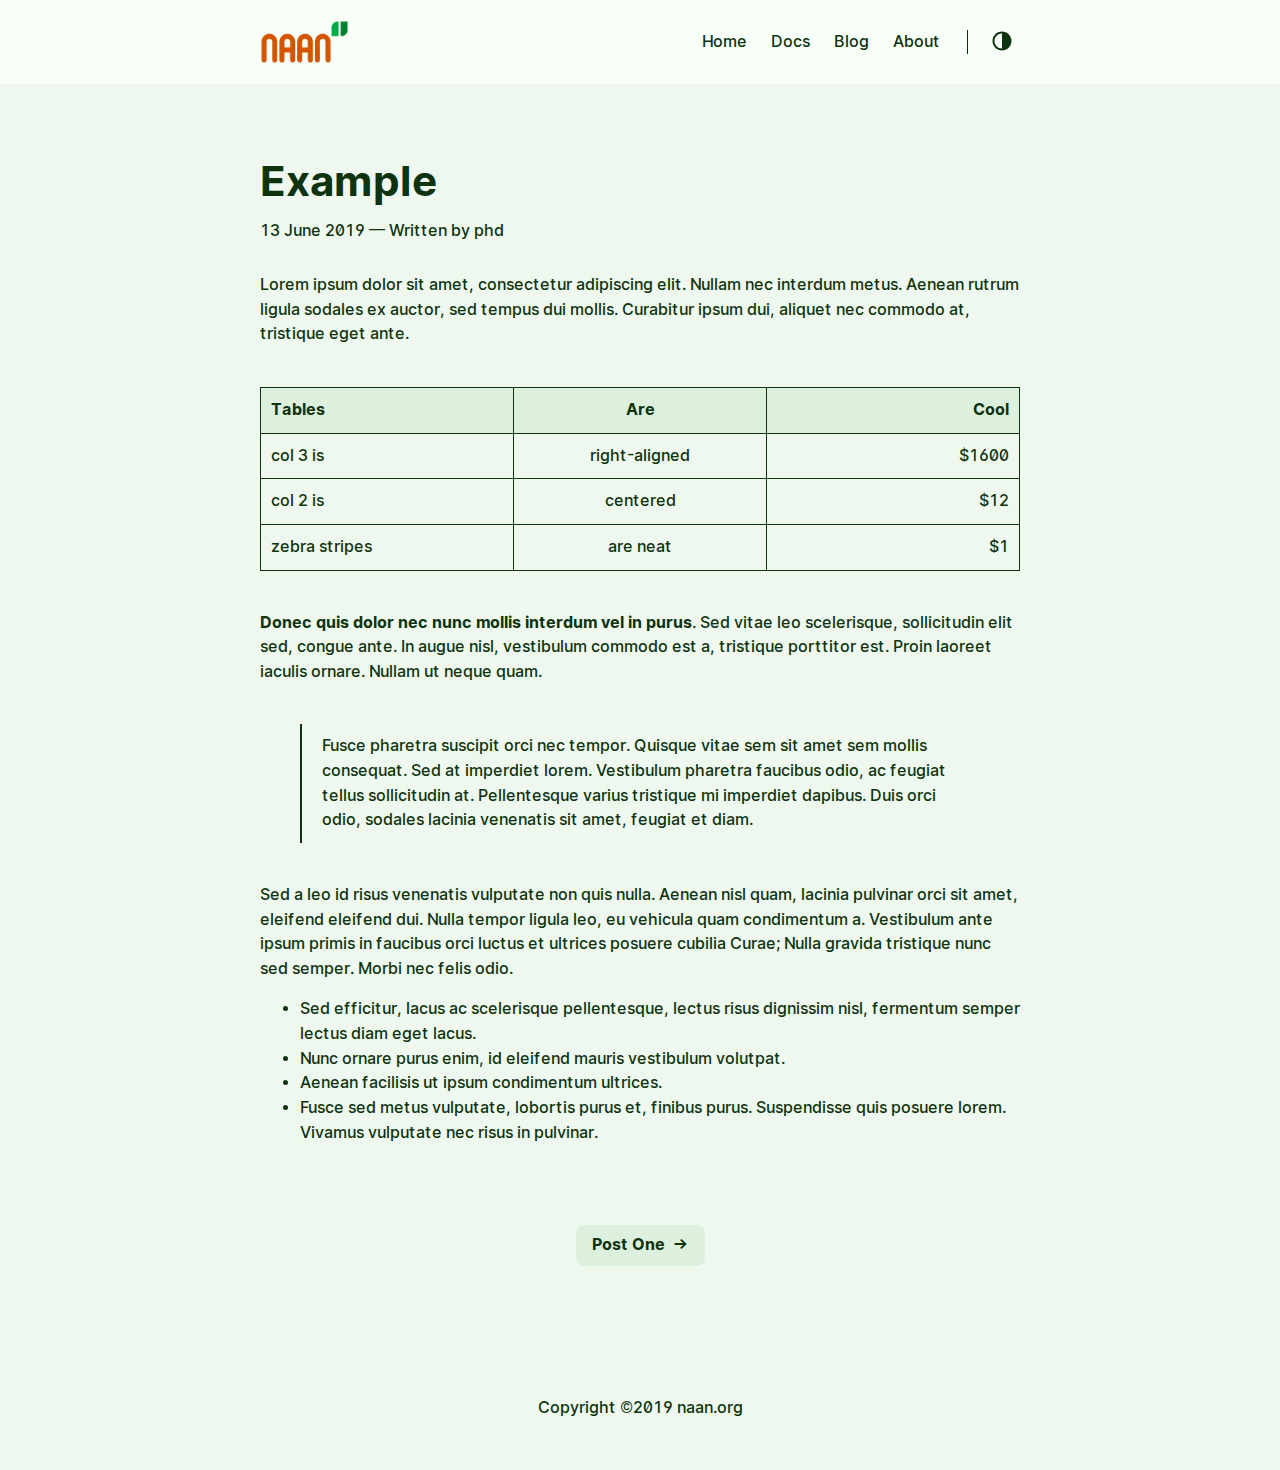
<file: example/index.html>
<!DOCTYPE html><html lang="en"><head><meta charSet="utf-8"/><meta http-equiv="x-ua-compatible" content="ie=edge"/><meta name="viewport" content="width=device-width, initial-scale=1, shrink-to-fit=no"/><style data-href="/styles.111c12611e6046a6d481.css">.icon-module--root--aZeph{display:inline-flex;align-items:center;justify-content:center}.icon-module--icon--1ihz7{fill:currentColor}.icon-module--label--fHC-f{position:relative;display:inline-block;margin-left:4px;line-height:1}.menu-module--mobileMenuContainer--T9wTN{display:none}@media (max-width:683px){.menu-module--mobileMenuContainer--T9wTN{display:flex}}.menu-module--desktopMenuContainer--3iXKR{display:block}@media (max-width:683px){.menu-module--desktopMenuContainer--3iXKR{display:none}}.menu-module--menu--dd4-Y{display:flex;flex:0 0 auto;align-items:center;justify-content:flex-start;max-width:100%;padding:0 15px;list-style:none;border-right:1px solid;margin:0 18px 0 auto}.menu-module--menu--dd4-Y li{margin:0 12px}.menu-module--menuTrigger--32seM{margin-right:10px;padding:0;line-height:0;background:none;color:inherit;border:none;box-shadow:none;outline:none;-webkit-appearance:none;-moz-appearance:none;appearance:none;cursor:pointer}.menu-module--menu--dd4-Y a{display:inline-block;margin-right:15px;text-decoration:none}.menu-module--menu--dd4-Y a:last-of-type{margin-right:0}.menu-module--mobileMenu--2VGmR{position:absolute;top:0;right:0;flex-direction:column;align-items:flex-start;background:#fafafa;margin:0;padding:0;text-align:left;list-style:none;border-radius:5px;overflow:hidden;z-index:99}.dark-theme .menu-module--mobileMenu--2VGmR{background:#252627}.menu-module--mobileMenu--2VGmR li{margin:0;white-space:nowrap}.menu-module--mobileMenu--2VGmR li a{display:block;padding:10px 15px}.menu-module--mobileMenuOverlay--2RcSs{position:fixed;top:0;bottom:0;left:0;right:0;background:rgba(0,0,0,.2);z-index:10}.menu-module--themeToggle--2E8ye{line-height:0;padding:0 5px}.menu-module--subMenuTrigger--1crdm,.menu-module--themeToggle--2E8ye{background:none;color:inherit;border:none;box-shadow:none;-webkit-appearance:none;-moz-appearance:none;appearance:none;outline:none}.menu-module--subMenuTrigger--1crdm{font-size:inherit;font-weight:inherit;margin:0 12px;padding:0;cursor:pointer}.menu-module--subMenu--3Rgj_{position:absolute;max-width:300px;background:#fafafa;box-shadow:0 8px 20px rgba(0,0,0,.12);margin:0;padding:5px;list-style:none;border-radius:5px;top:35px;right:70px;overflow:hidden;z-index:99}.dark-theme .menu-module--subMenu--3Rgj_{background:#3b423d}.menu-module--subMenu--3Rgj_ li{text-align:left;margin:0;white-space:nowrap}.menu-module--subMenu--3Rgj_ li a{padding:10px}.menu-module--subMenu--3Rgj_ li:hover{background:rgba(0,0,0,.05);border-radius:3px;cursor:pointer}.dark-theme .menu-module--subMenu--3Rgj_ li:hover{background:rgba(0,0,0,.15)}.menu-module--subMenuOverlay--3TQRy{position:fixed;top:0;bottom:0;left:0;right:0;z-index:-1}.menu-module--menuArrow--1COMf{display:inline-block;font-family:Inter UI;margin-left:5px;transform:rotate(90deg)}.header-module--header--tFeG9{background:#f8fff8;display:flex;align-items:center;justify-content:space-between;position:relative;padding:20px}.dark-theme .header-module--header--tFeG9{background:#18201a}.header-module--header--tFeG9 a{text-decoration:none}.header-module--inner--7ao1M{justify-content:space-between;margin:0 auto;width:760px;max-width:100%}.header-module--inner--7ao1M,.header-module--logo--2kX-3{display:flex;align-items:center}.header-module--logo--2kX-3{text-decoration:none;font-weight:700}.header-module--logo--2kX-3 img{height:44px}.header-module--mark--J6C0c{margin-right:5px}.header-module--cursor--33Aoa{display:inline-block;width:10px;height:1rem;background:#fe5186;margin-left:5px;border-radius:1px;-webkit-animation:header-module--cursor--33Aoa 1s infinite;animation:header-module--cursor--33Aoa 1s infinite}.header-module--mark--J6C0c,.header-module--text--3UAQj{font-size:18px}.header-module--right--1Zeb6{display:flex;position:relative}@-webkit-keyframes header-module--cursor--33Aoa{0%{opacity:0}50%{opacity:1}to{opacity:0}}@keyframes header-module--cursor--33Aoa{0%{opacity:0}50%{opacity:1}to{opacity:0}}@font-face{font-family:Inter UI;font-style:normal;font-weight:400;src:url(/static/Inter-UI-Regular-ecf7c639683dfcb4868861e0c613c455.woff) format("woff")}@font-face{font-family:Inter UI;font-style:italic;font-weight:400;src:url(/static/Inter-UI-Italic-bcf654c7bea165e9dae257206c5521ad.woff) format("woff")}@font-face{font-family:Inter UI;font-style:normal;font-weight:600;src:url(/static/Inter-UI-Medium-48dfecfe37de0ef8f0e2c2d2e6992e9c.woff) format("woff")}@font-face{font-family:Inter UI;font-style:italic;font-weight:600;src:url(/static/Inter-UI-MediumItalic-a9eddc92c84c5f78fba1cb7d7833d31c.woff) format("woff")}@font-face{font-family:Inter UI;font-style:normal;font-weight:800;src:url(/static/Inter-UI-Bold-e2158f600a4b0175b73dfefb0d2fe8f8.woff) format("woff")}@font-face{font-family:Inter UI;font-style:italic;font-weight:800;src:url(/static/Inter-UI-BoldItalic-dbe4ec1d26d41331c91550939a7fd27f.woff) format("woff")}pre[class*=language-],pre[class*=language-]>code{color:#a9a9b3;background:none;font-family:Consolas,Monaco,Andale Mono,Ubuntu Mono,monospace;text-align:left;white-space:pre;word-spacing:normal;word-break:normal;word-wrap:normal;line-height:1.5;-moz-tab-size:4;-o-tab-size:4;tab-size:4;-webkit-hyphens:none;-ms-hyphens:none;hyphens:none}pre[class*=language-]{padding:1em;margin:.5em 0;overflow:auto;background:#1a1a1d!important;border-radius:8px}.token.block-comment,.token.cdata,.token.comment,.token.doctype,.token.prolog{color:hsla(0,0%,100%,.35)}.token.punctuation{color:#a9a9b3}.token.attr-name,.token.deleted,.token.namespace,.token.tag{color:#e2777a}.token.function-name{color:#6196cc}.token.boolean,.token.function,.token.number{color:#f08d49}.token.class-name,.token.constant,.token.property,.token.symbol{color:#f8c555}.token.atrule,.token.builtin,.token.important,.token.keyword,.token.selector{color:#cc99cd}.token.attr-value,.token.char,.token.regex,.token.string,.token.variable{color:#7ec699}.token.entity,.token.operator,.token.url{color:#67cdcc}.token.bold,.token.important{font-weight:700}.token.italic{font-style:italic}.token.entity{cursor:help}.token.inserted{color:green}pre[class*=language-].line-numbers{position:relative;padding-left:65px;counter-reset:linenumber}pre[class*=language-].line-numbers>code{position:relative;white-space:inherit}.line-numbers .line-numbers-rows{position:absolute;pointer-events:none;top:1em;font-size:100%;left:5px!important;width:3em!important;letter-spacing:-1px;border-right:1px solid;opacity:.5;-webkit-user-select:none;-moz-user-select:none;-ms-user-select:none;user-select:none}.line-numbers-rows>span{pointer-events:none;display:block;counter-increment:linenumber}.line-numbers-rows>span:before{content:counter(linenumber);color:#999;display:block;padding-right:.8em;text-align:right}div.code-toolbar{position:relative}div.code-toolbar>.toolbar{position:absolute;top:.3em;right:.2em;transition:opacity .3s ease-in-out;opacity:0}div.code-toolbar:hover>.toolbar{opacity:1}div.code-toolbar>.toolbar .toolbar-item{display:inline-block}div.code-toolbar>.toolbar a{cursor:pointer}div.code-toolbar>.toolbar button{background:none;border:0;color:inherit;font:inherit;line-height:normal;overflow:visible;padding:0;-webkit-user-select:none;-moz-user-select:none;-ms-user-select:none}div.code-toolbar>.toolbar a,div.code-toolbar>.toolbar button,div.code-toolbar>.toolbar span{color:#bbb;font-size:.8em;padding:0 .5em;background:#f5f2f0;background:hsla(0,0%,87.8%,.2);box-shadow:0 2px 0 0 rgba(0,0,0,.2);border-radius:.5em}div.code-toolbar>.toolbar a:focus,div.code-toolbar>.toolbar a:hover,div.code-toolbar>.toolbar button:focus,div.code-toolbar>.toolbar button:hover,div.code-toolbar>.toolbar span:focus,div.code-toolbar>.toolbar span:hover{color:inherit;text-decoration:none}.command-line-prompt{border-right:1px solid #999;display:block;float:left;font-size:100%;letter-spacing:-1px;margin-right:1em;pointer-events:none;-webkit-user-select:none;-moz-user-select:none;-ms-user-select:none;user-select:none}.command-line-prompt>span:before{color:#999;content:" ";display:block;padding-right:.8em}.command-line-prompt>span[data-user]:before{content:"[" attr(data-user) "@" attr(data-host) "] $"}.command-line-prompt>span[data-user=root]:before{content:"[" attr(data-user) "@" attr(data-host) "] #"}.command-line-prompt>span[data-prompt]:before{content:attr(data-prompt)}html{box-sizing:border-box}*,:after,:before{box-sizing:inherit}body{margin:0;padding:0;font-family:Inter UI,-apple-system,BlinkMacSystemFont,Roboto,Segoe UI,Helvetica,Arial,sans-serif;font-size:1rem;font-weight:600;line-height:1.54;background-color:#eef8ee;color:#0f330f;text-rendering:optimizeLegibility;-webkit-font-smoothing:antialiased;-webkit-font-feature-settings:"liga","tnum","case","calt","zero","ss01","locl";font-feature-settings:"liga","tnum","case","calt","zero","ss01","locl";-webkit-overflow-scrolling:touch;-webkit-text-size-adjust:100%}@media (max-width:683px){body{font-size:1rem}}body.dark-theme{background-color:#242c28;color:#f0fff0}h1,h2,h3,h4,h5,h6{display:flex;align-items:center;line-height:1.3}h1{font-size:2.625rem}h2{font-size:1.625rem}h3{font-size:1.375rem}h4{font-size:1.125rem}@media (max-width:683px){h1{font-size:2rem}h2{font-size:1.4rem}h3{font-size:1.15rem}h4{font-size:1.125rem}}a{color:inherit}img{display:block;max-width:100%}img.center,img.left{margin-right:auto}img.center,img.right{margin-left:auto}figure{display:table;max-width:100%;margin:25px 0}figure.center,figure.left{margin-right:auto}figure.center,figure.right{margin-left:auto}figure figcaption{font-size:14px;margin-top:5px;opacity:.8}figure figcaption.left{text-align:left}figure figcaption.center{text-align:center}figure figcaption.right{text-align:right}code{font-family:Consolas,Monaco,Andale Mono,Ubuntu Mono,monospace;-webkit-font-feature-settings:normal;font-feature-settings:normal;font-weight:400;background:#ddefdd;padding:1px 6px;margin:0 2px;border-radius:5px;font-size:.9rem}.dark-theme code{background:#3b423d}pre{background:#1a1a1d;padding:20px;border-radius:8px;font-size:.9rem;overflow:auto}@media (max-width:683px){pre{white-space:pre-wrap;word-wrap:break-word}}pre code{background:none!important;color:#ccc;margin:0;padding:0;font-size:.9rem}blockquote{border-left:2px solid;margin:40px;padding:10px 20px}@media (max-width:683px){blockquote{margin:10px;padding:10px}}blockquote p:first-of-type{margin-top:0}blockquote p:last-of-type{margin-bottom:0}table{table-layout:fixed;border-collapse:collapse;width:100%;margin:40px 0;border-radius:5px}table,td,th{border:1px solid #0f330f;padding:10px}.dark-theme table,.dark-theme td,.dark-theme th{border-color:#f0fff0}th{background:#ddefdd}.dark-theme th{background:#3b423d}ol,ul{margin-left:40px;padding:0}@media (max-width:683px){ol,ul{margin-left:20px}}ol ol{list-style-type:lower-alpha}button,input,textarea{font-family:Inter UI,-apple-system,BlinkMacSystemFont,Roboto,Segoe UI,Helvetica,Arial,sans-serif}.container{flex-direction:column;text-align:center;min-height:100vh}.container,.content{display:flex;justify-content:center}.content{flex-direction:column;flex:1 0 auto;align-items:center;margin:50px auto;width:100%;max-width:800px}@media (max-width:683px){.content{margin-top:0}}@media (max-width:899px){.content{max-width:660px}}hr{width:100%;border:none;background:#d0e0d0;height:1px}.dark-theme hr{background:#859487}.infoBanner{text-align:left;margin:20px 0 40px;padding:10px 20px;border-radius:10px;width:calc(100% - 40px);background:#ddefdd}.dark-theme .infoBanner{background:#3b423d}.infoBanner span{font-weight:700}.hidden{display:none}.embedVideo-container{position:relative;padding-bottom:56.25%;height:0;overflow:hidden}.embedVideo-container iframe{position:absolute;top:0;left:0;width:100%;height:100%;border:0}footer{font-size:1rem;text-align:center;margin-bottom:50px}@media (max-width:683px){footer{display:flex;flex-direction:column}}footer .footerCopyrights:not(:first-of-type){margin-left:20px;padding-left:20px;border-left:1px solid}@media (max-width:683px){footer .footerCopyrights:not(:first-of-type){margin:0;padding:0;border:none}}.navigation-module--navigation--3Zfju{display:flex;width:1024px;max-width:100%;margin:80px 0 40px}.navigation-module--button--28kp3,.navigation-module--navigation--3Zfju{align-items:center;justify-content:center}.navigation-module--button--28kp3{position:relative;display:inline-flex;background:#ddefdd;font-size:1rem;font-weight:700;border-radius:8px;max-width:40%;cursor:pointer;-webkit-appearance:none;-moz-appearance:none;appearance:none}.dark-theme .navigation-module--button--28kp3{background:#3b423d}.navigation-module--button--28kp3+.navigation-module--button--28kp3{margin-left:10px}.navigation-module--button--28kp3 a{display:flex;padding:8px 16px;text-decoration:none}.navigation-module--button--28kp3 a,.navigation-module--buttonText--1Xod2{text-overflow:ellipsis;white-space:nowrap;overflow:hidden}.navigation-module--iconNext--3xyJ-{margin-left:8px}.navigation-module--iconPrev--23mg1{margin-right:8px}.post-module--post--28Mq2{width:100%;max-width:800px;text-align:left;padding:20px;margin:0 auto 20px}.post-module--post--28Mq2:not(:last-of-type){border-bottom:1px solid #d0e0d0}.dark-theme .post-module--post--28Mq2:not(:last-of-type){border-color:#859487}@media (max-width:899px){.post-module--post--28Mq2{max-width:660px}}.post-module--post--28Mq2 h1{margin:0 0 10px}.post-module--post--28Mq2 img{border-radius:8px}.post-module--title--3XBo2 a{text-decoration:none}.post-module--coverImage--1GM7V{border-radius:8px;margin-bottom:40px;box-shadow:0 15px 30px rgba(0,0,0,.1)}.post-module--meta--3YtjE{font-size:1rem;margin-bottom:30px}.post-module--tags--3RbqF{margin-top:10px;opacity:.5}.post-module--tag--16U9p{margin-right:10px}.post-module--readMore--3zWML,.post-module--tag--16U9p{display:inline-block}.post-module--readMore--3zWML{text-decoration:none;font-weight:700;margin:20px 0;font-size:1rem}.post-module--postContent--1bfnt{position:relative}</style><meta name="generator" content="Gatsby 2.8.6"/><title data-react-helmet="true">Example :: NAAN.org</title><meta data-react-helmet="true" name="description" content="Lorem ipsum dolor sit amet, consectetur adipiscing elit. Nullam nec interdum metus. Aenean rutrum ligula sodales ex auctor, sed tempus dui mollis. Curabitur ipsum dui, aliquet nec commodo at, tristique eget ante."/><meta data-react-helmet="true" property="og:title" content="Example"/><meta data-react-helmet="true" property="og:description" content="Lorem ipsum dolor sit amet, consectetur adipiscing elit. Nullam nec interdum metus. Aenean rutrum ligula sodales ex auctor, sed tempus dui mollis. Curabitur ipsum dui, aliquet nec commodo at, tristique eget ante."/><meta data-react-helmet="true" property="og:type" content="website"/><meta data-react-helmet="true" name="twitter:card" content="summary"/><meta data-react-helmet="true" name="twitter:title" content="Example"/><meta data-react-helmet="true" name="twitter:description" content="Lorem ipsum dolor sit amet, consectetur adipiscing elit. Nullam nec interdum metus. Aenean rutrum ligula sodales ex auctor, sed tempus dui mollis. Curabitur ipsum dui, aliquet nec commodo at, tristique eget ante."/><meta data-react-helmet="true" name="twitter:creator" content="@dragozov"/><meta data-react-helmet="true" name="keywords" content="gatsby, minimal, starter, blog, theme, dark, light, personal site"/><link rel="shortcut icon" href="/icons/icon-48x48.png?v=06015a75051ecbe8289af62a93149080"/><link rel="manifest" href="/manifest.webmanifest"/><meta name="theme-color" content="#292a2d"/><link rel="apple-touch-icon" sizes="48x48" href="/icons/icon-48x48.png?v=06015a75051ecbe8289af62a93149080"/><link rel="apple-touch-icon" sizes="72x72" href="/icons/icon-72x72.png?v=06015a75051ecbe8289af62a93149080"/><link rel="apple-touch-icon" sizes="96x96" href="/icons/icon-96x96.png?v=06015a75051ecbe8289af62a93149080"/><link rel="apple-touch-icon" sizes="144x144" href="/icons/icon-144x144.png?v=06015a75051ecbe8289af62a93149080"/><link rel="apple-touch-icon" sizes="192x192" href="/icons/icon-192x192.png?v=06015a75051ecbe8289af62a93149080"/><link rel="apple-touch-icon" sizes="256x256" href="/icons/icon-256x256.png?v=06015a75051ecbe8289af62a93149080"/><link rel="apple-touch-icon" sizes="384x384" href="/icons/icon-384x384.png?v=06015a75051ecbe8289af62a93149080"/><link rel="apple-touch-icon" sizes="512x512" href="/icons/icon-512x512.png?v=06015a75051ecbe8289af62a93149080"/><link as="script" rel="preload" href="/webpack-runtime-f2cac5f2309f9e0fee67.js"/><link as="script" rel="preload" href="/app-83ed0459acd58732ccaf.js"/><link as="script" rel="preload" href="/styles-e7815d4cc9f45df85431.js"/><link as="script" rel="preload" href="/1-46e0bdc59544536cd8e9.js"/><link as="script" rel="preload" href="/2-1c9b206c8e7f7c7e1b34.js"/><link as="script" rel="preload" href="/component---src-templates-page-js-2b01af1054a67931829a.js"/><link as="fetch" rel="preload" href="/static/d/675/path---example-d-5-b-455-CFEBai4FnBPElgPDogqKSqSZuU.json" crossorigin="use-credentials"/></head><body class="light-theme"><noscript id="gatsby-noscript">This app works best with JavaScript enabled.</noscript><div id="___gatsby"><div style="outline:none" tabindex="-1" role="group"><div class="container"><header class="header-module--header--tFeG9"><div class="header-module--inner--7ao1M"><a href="/"><div class="header-module--logo--2kX-3"><img src="/logo.png" alt="naan.org"/></div></a><span class="header-module--right--1Zeb6"><div class="menu-module--mobileMenuContainer--T9wTN"><button class="menu-module--menuTrigger--32seM" style="color:inherit" type="button" aria-label="Menu"><span class="icon-module--root--aZeph" style="cursor:pointer" role="figure"><svg version="1.1" width="24" height="24" viewBox="0 0 48 48" xmlns="http://www.w3.org/2000/svg"><path d="M4 34H40V30H4V34ZM4 24H40V20H4V24ZM4 10V14H40V10H4Z" class="icon-module--icon--1ihz7"></path></svg></span></button></div><div class="menu-module--desktopMenuContainer--3iXKR"><ul class="menu-module--menu--dd4-Y"><li><a href="/">Home</a></li><li><a href="/docs">Docs</a></li><li><a href="/blog">Blog</a></li><li><a href="/about">About</a></li></ul></div><button class="menu-module--themeToggle--2E8ye" type="button" aria-label="Theme toggle"><span class="icon-module--root--aZeph" style="cursor:pointer" role="figure"><svg version="1.1" width="24" height="24" viewBox="0 0 48 48" xmlns="http://www.w3.org/2000/svg"><path d="M22 41C32.4934 41 41 32.4934 41 22C41 11.5066 32.4934 3 22
3C11.5066 3 3 11.5066 3 22C3 32.4934 11.5066 41 22 41ZM7 22C7
13.7157 13.7157 7 22 7V37C13.7157 37 7 30.2843 7 22Z" class="icon-module--icon--1ihz7"></path></svg></span></button></span></div></header><div class="content"><div class="post-module--post--28Mq2"><div class="post-module--postContent--1bfnt"><h1 class="post-module--title--3XBo2">Example</h1><div class="post-module--meta--3YtjE">13 June 2019<!-- --> <!-- -->— Written by <!-- -->phd</div><div><p>Lorem ipsum dolor sit amet, consectetur adipiscing elit. Nullam nec interdum metus. Aenean rutrum ligula sodales ex auctor, sed tempus dui mollis. Curabitur ipsum dui, aliquet nec commodo at, tristique eget ante.</p>
<table>
<thead>
<tr>
<th>Tables</th>
<th align="center">Are</th>
<th align="right">Cool</th>
</tr>
</thead>
<tbody>
<tr>
<td>col 3 is</td>
<td align="center">right-aligned</td>
<td align="right">$1600</td>
</tr>
<tr>
<td>col 2 is</td>
<td align="center">centered</td>
<td align="right">$12</td>
</tr>
<tr>
<td>zebra stripes</td>
<td align="center">are neat</td>
<td align="right">$1</td>
</tr>
</tbody>
</table>
<p><strong>Donec quis dolor nec nunc mollis interdum vel in purus</strong>. Sed vitae leo scelerisque, sollicitudin elit sed, congue ante. In augue nisl, vestibulum commodo est a, tristique porttitor est. Proin laoreet iaculis ornare. Nullam ut neque quam.</p>
<blockquote>
<p>Fusce pharetra suscipit orci nec tempor. Quisque vitae sem sit amet sem mollis consequat. Sed at imperdiet lorem. Vestibulum pharetra faucibus odio, ac feugiat tellus sollicitudin at. Pellentesque varius tristique mi imperdiet dapibus. Duis orci odio, sodales lacinia venenatis sit amet, feugiat et diam.</p>
</blockquote>
<p>Sed a leo id risus venenatis vulputate non quis nulla. Aenean nisl quam, lacinia pulvinar orci sit amet, eleifend eleifend dui. Nulla tempor ligula leo, eu vehicula quam condimentum a. Vestibulum ante ipsum primis in faucibus orci luctus et ultrices posuere cubilia Curae; Nulla gravida tristique nunc sed semper. Morbi nec felis odio.</p>
<ul>
<li>Sed efficitur, lacus ac scelerisque pellentesque, lectus risus dignissim nisl, fermentum semper lectus diam eget lacus.</li>
<li>Nunc ornare purus enim, id eleifend mauris vestibulum volutpat.</li>
<li>Aenean facilisis ut ipsum condimentum ultrices.</li>
<li>Fusce sed metus vulputate, lobortis purus et, finibus purus. Suspendisse quis posuere lorem. Vivamus vulputate nec risus in pulvinar.</li>
</ul></div><div class="navigation-module--navigation--3Zfju"><span class="navigation-module--button--28kp3"><a href="/post1"><span class="navigation-module--buttonText--1Xod2">Post One</span><span class="navigation-module--iconNext--3xyJ-">→</span></a></span></div></div></div></div><footer><div>Copyright &copy;2019 naan.org</div></footer></div></div></div><script id="gatsby-script-loader">/*<![CDATA[*/window.page={"componentChunkName":"component---src-templates-page-js","jsonName":"example-d5b","path":"/example"};window.dataPath="675/path---example-d-5-b-455-CFEBai4FnBPElgPDogqKSqSZuU";/*]]>*/</script><script id="gatsby-chunk-mapping">/*<![CDATA[*/window.___chunkMapping={"app":["/app-83ed0459acd58732ccaf.js"],"component---src-templates-blog-js":["/component---src-templates-blog-js-adfd893949b52af7a864.js"],"component---src-templates-page-js":["/component---src-templates-page-js-2b01af1054a67931829a.js"],"component---src-templates-tags-js":["/component---src-templates-tags-js-68432fee82795e26c910.js"],"component---src-pages-404-js":["/component---src-pages-404-js-32fd3f52b9225b40807e.js"],"pages-manifest":["/pages-manifest-ba2afc6f7830a6a34890.js"]};/*]]>*/</script><script src="/component---src-templates-page-js-2b01af1054a67931829a.js" async=""></script><script src="/2-1c9b206c8e7f7c7e1b34.js" async=""></script><script src="/1-46e0bdc59544536cd8e9.js" async=""></script><script src="/styles-e7815d4cc9f45df85431.js" async=""></script><script src="/app-83ed0459acd58732ccaf.js" async=""></script><script src="/webpack-runtime-f2cac5f2309f9e0fee67.js" async=""></script></body></html>
</file>
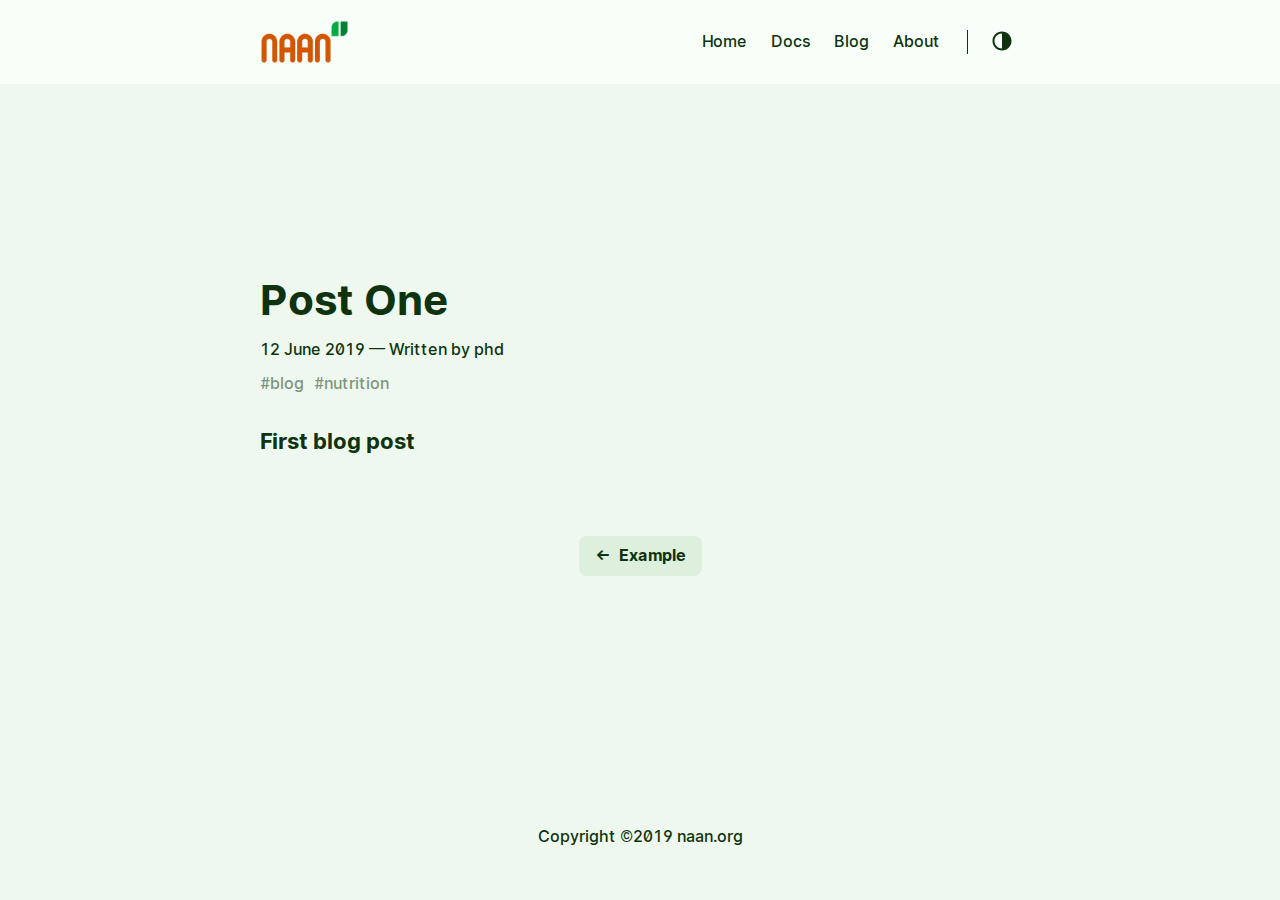
<file: post1/index.html>
<!DOCTYPE html><html lang="en"><head><meta charSet="utf-8"/><meta http-equiv="x-ua-compatible" content="ie=edge"/><meta name="viewport" content="width=device-width, initial-scale=1, shrink-to-fit=no"/><style data-href="/styles.111c12611e6046a6d481.css">.icon-module--root--aZeph{display:inline-flex;align-items:center;justify-content:center}.icon-module--icon--1ihz7{fill:currentColor}.icon-module--label--fHC-f{position:relative;display:inline-block;margin-left:4px;line-height:1}.menu-module--mobileMenuContainer--T9wTN{display:none}@media (max-width:683px){.menu-module--mobileMenuContainer--T9wTN{display:flex}}.menu-module--desktopMenuContainer--3iXKR{display:block}@media (max-width:683px){.menu-module--desktopMenuContainer--3iXKR{display:none}}.menu-module--menu--dd4-Y{display:flex;flex:0 0 auto;align-items:center;justify-content:flex-start;max-width:100%;padding:0 15px;list-style:none;border-right:1px solid;margin:0 18px 0 auto}.menu-module--menu--dd4-Y li{margin:0 12px}.menu-module--menuTrigger--32seM{margin-right:10px;padding:0;line-height:0;background:none;color:inherit;border:none;box-shadow:none;outline:none;-webkit-appearance:none;-moz-appearance:none;appearance:none;cursor:pointer}.menu-module--menu--dd4-Y a{display:inline-block;margin-right:15px;text-decoration:none}.menu-module--menu--dd4-Y a:last-of-type{margin-right:0}.menu-module--mobileMenu--2VGmR{position:absolute;top:0;right:0;flex-direction:column;align-items:flex-start;background:#fafafa;margin:0;padding:0;text-align:left;list-style:none;border-radius:5px;overflow:hidden;z-index:99}.dark-theme .menu-module--mobileMenu--2VGmR{background:#252627}.menu-module--mobileMenu--2VGmR li{margin:0;white-space:nowrap}.menu-module--mobileMenu--2VGmR li a{display:block;padding:10px 15px}.menu-module--mobileMenuOverlay--2RcSs{position:fixed;top:0;bottom:0;left:0;right:0;background:rgba(0,0,0,.2);z-index:10}.menu-module--themeToggle--2E8ye{line-height:0;padding:0 5px}.menu-module--subMenuTrigger--1crdm,.menu-module--themeToggle--2E8ye{background:none;color:inherit;border:none;box-shadow:none;-webkit-appearance:none;-moz-appearance:none;appearance:none;outline:none}.menu-module--subMenuTrigger--1crdm{font-size:inherit;font-weight:inherit;margin:0 12px;padding:0;cursor:pointer}.menu-module--subMenu--3Rgj_{position:absolute;max-width:300px;background:#fafafa;box-shadow:0 8px 20px rgba(0,0,0,.12);margin:0;padding:5px;list-style:none;border-radius:5px;top:35px;right:70px;overflow:hidden;z-index:99}.dark-theme .menu-module--subMenu--3Rgj_{background:#3b423d}.menu-module--subMenu--3Rgj_ li{text-align:left;margin:0;white-space:nowrap}.menu-module--subMenu--3Rgj_ li a{padding:10px}.menu-module--subMenu--3Rgj_ li:hover{background:rgba(0,0,0,.05);border-radius:3px;cursor:pointer}.dark-theme .menu-module--subMenu--3Rgj_ li:hover{background:rgba(0,0,0,.15)}.menu-module--subMenuOverlay--3TQRy{position:fixed;top:0;bottom:0;left:0;right:0;z-index:-1}.menu-module--menuArrow--1COMf{display:inline-block;font-family:Inter UI;margin-left:5px;transform:rotate(90deg)}.header-module--header--tFeG9{background:#f8fff8;display:flex;align-items:center;justify-content:space-between;position:relative;padding:20px}.dark-theme .header-module--header--tFeG9{background:#18201a}.header-module--header--tFeG9 a{text-decoration:none}.header-module--inner--7ao1M{justify-content:space-between;margin:0 auto;width:760px;max-width:100%}.header-module--inner--7ao1M,.header-module--logo--2kX-3{display:flex;align-items:center}.header-module--logo--2kX-3{text-decoration:none;font-weight:700}.header-module--logo--2kX-3 img{height:44px}.header-module--mark--J6C0c{margin-right:5px}.header-module--cursor--33Aoa{display:inline-block;width:10px;height:1rem;background:#fe5186;margin-left:5px;border-radius:1px;-webkit-animation:header-module--cursor--33Aoa 1s infinite;animation:header-module--cursor--33Aoa 1s infinite}.header-module--mark--J6C0c,.header-module--text--3UAQj{font-size:18px}.header-module--right--1Zeb6{display:flex;position:relative}@-webkit-keyframes header-module--cursor--33Aoa{0%{opacity:0}50%{opacity:1}to{opacity:0}}@keyframes header-module--cursor--33Aoa{0%{opacity:0}50%{opacity:1}to{opacity:0}}@font-face{font-family:Inter UI;font-style:normal;font-weight:400;src:url(/static/Inter-UI-Regular-ecf7c639683dfcb4868861e0c613c455.woff) format("woff")}@font-face{font-family:Inter UI;font-style:italic;font-weight:400;src:url(/static/Inter-UI-Italic-bcf654c7bea165e9dae257206c5521ad.woff) format("woff")}@font-face{font-family:Inter UI;font-style:normal;font-weight:600;src:url(/static/Inter-UI-Medium-48dfecfe37de0ef8f0e2c2d2e6992e9c.woff) format("woff")}@font-face{font-family:Inter UI;font-style:italic;font-weight:600;src:url(/static/Inter-UI-MediumItalic-a9eddc92c84c5f78fba1cb7d7833d31c.woff) format("woff")}@font-face{font-family:Inter UI;font-style:normal;font-weight:800;src:url(/static/Inter-UI-Bold-e2158f600a4b0175b73dfefb0d2fe8f8.woff) format("woff")}@font-face{font-family:Inter UI;font-style:italic;font-weight:800;src:url(/static/Inter-UI-BoldItalic-dbe4ec1d26d41331c91550939a7fd27f.woff) format("woff")}pre[class*=language-],pre[class*=language-]>code{color:#a9a9b3;background:none;font-family:Consolas,Monaco,Andale Mono,Ubuntu Mono,monospace;text-align:left;white-space:pre;word-spacing:normal;word-break:normal;word-wrap:normal;line-height:1.5;-moz-tab-size:4;-o-tab-size:4;tab-size:4;-webkit-hyphens:none;-ms-hyphens:none;hyphens:none}pre[class*=language-]{padding:1em;margin:.5em 0;overflow:auto;background:#1a1a1d!important;border-radius:8px}.token.block-comment,.token.cdata,.token.comment,.token.doctype,.token.prolog{color:hsla(0,0%,100%,.35)}.token.punctuation{color:#a9a9b3}.token.attr-name,.token.deleted,.token.namespace,.token.tag{color:#e2777a}.token.function-name{color:#6196cc}.token.boolean,.token.function,.token.number{color:#f08d49}.token.class-name,.token.constant,.token.property,.token.symbol{color:#f8c555}.token.atrule,.token.builtin,.token.important,.token.keyword,.token.selector{color:#cc99cd}.token.attr-value,.token.char,.token.regex,.token.string,.token.variable{color:#7ec699}.token.entity,.token.operator,.token.url{color:#67cdcc}.token.bold,.token.important{font-weight:700}.token.italic{font-style:italic}.token.entity{cursor:help}.token.inserted{color:green}pre[class*=language-].line-numbers{position:relative;padding-left:65px;counter-reset:linenumber}pre[class*=language-].line-numbers>code{position:relative;white-space:inherit}.line-numbers .line-numbers-rows{position:absolute;pointer-events:none;top:1em;font-size:100%;left:5px!important;width:3em!important;letter-spacing:-1px;border-right:1px solid;opacity:.5;-webkit-user-select:none;-moz-user-select:none;-ms-user-select:none;user-select:none}.line-numbers-rows>span{pointer-events:none;display:block;counter-increment:linenumber}.line-numbers-rows>span:before{content:counter(linenumber);color:#999;display:block;padding-right:.8em;text-align:right}div.code-toolbar{position:relative}div.code-toolbar>.toolbar{position:absolute;top:.3em;right:.2em;transition:opacity .3s ease-in-out;opacity:0}div.code-toolbar:hover>.toolbar{opacity:1}div.code-toolbar>.toolbar .toolbar-item{display:inline-block}div.code-toolbar>.toolbar a{cursor:pointer}div.code-toolbar>.toolbar button{background:none;border:0;color:inherit;font:inherit;line-height:normal;overflow:visible;padding:0;-webkit-user-select:none;-moz-user-select:none;-ms-user-select:none}div.code-toolbar>.toolbar a,div.code-toolbar>.toolbar button,div.code-toolbar>.toolbar span{color:#bbb;font-size:.8em;padding:0 .5em;background:#f5f2f0;background:hsla(0,0%,87.8%,.2);box-shadow:0 2px 0 0 rgba(0,0,0,.2);border-radius:.5em}div.code-toolbar>.toolbar a:focus,div.code-toolbar>.toolbar a:hover,div.code-toolbar>.toolbar button:focus,div.code-toolbar>.toolbar button:hover,div.code-toolbar>.toolbar span:focus,div.code-toolbar>.toolbar span:hover{color:inherit;text-decoration:none}.command-line-prompt{border-right:1px solid #999;display:block;float:left;font-size:100%;letter-spacing:-1px;margin-right:1em;pointer-events:none;-webkit-user-select:none;-moz-user-select:none;-ms-user-select:none;user-select:none}.command-line-prompt>span:before{color:#999;content:" ";display:block;padding-right:.8em}.command-line-prompt>span[data-user]:before{content:"[" attr(data-user) "@" attr(data-host) "] $"}.command-line-prompt>span[data-user=root]:before{content:"[" attr(data-user) "@" attr(data-host) "] #"}.command-line-prompt>span[data-prompt]:before{content:attr(data-prompt)}html{box-sizing:border-box}*,:after,:before{box-sizing:inherit}body{margin:0;padding:0;font-family:Inter UI,-apple-system,BlinkMacSystemFont,Roboto,Segoe UI,Helvetica,Arial,sans-serif;font-size:1rem;font-weight:600;line-height:1.54;background-color:#eef8ee;color:#0f330f;text-rendering:optimizeLegibility;-webkit-font-smoothing:antialiased;-webkit-font-feature-settings:"liga","tnum","case","calt","zero","ss01","locl";font-feature-settings:"liga","tnum","case","calt","zero","ss01","locl";-webkit-overflow-scrolling:touch;-webkit-text-size-adjust:100%}@media (max-width:683px){body{font-size:1rem}}body.dark-theme{background-color:#242c28;color:#f0fff0}h1,h2,h3,h4,h5,h6{display:flex;align-items:center;line-height:1.3}h1{font-size:2.625rem}h2{font-size:1.625rem}h3{font-size:1.375rem}h4{font-size:1.125rem}@media (max-width:683px){h1{font-size:2rem}h2{font-size:1.4rem}h3{font-size:1.15rem}h4{font-size:1.125rem}}a{color:inherit}img{display:block;max-width:100%}img.center,img.left{margin-right:auto}img.center,img.right{margin-left:auto}figure{display:table;max-width:100%;margin:25px 0}figure.center,figure.left{margin-right:auto}figure.center,figure.right{margin-left:auto}figure figcaption{font-size:14px;margin-top:5px;opacity:.8}figure figcaption.left{text-align:left}figure figcaption.center{text-align:center}figure figcaption.right{text-align:right}code{font-family:Consolas,Monaco,Andale Mono,Ubuntu Mono,monospace;-webkit-font-feature-settings:normal;font-feature-settings:normal;font-weight:400;background:#ddefdd;padding:1px 6px;margin:0 2px;border-radius:5px;font-size:.9rem}.dark-theme code{background:#3b423d}pre{background:#1a1a1d;padding:20px;border-radius:8px;font-size:.9rem;overflow:auto}@media (max-width:683px){pre{white-space:pre-wrap;word-wrap:break-word}}pre code{background:none!important;color:#ccc;margin:0;padding:0;font-size:.9rem}blockquote{border-left:2px solid;margin:40px;padding:10px 20px}@media (max-width:683px){blockquote{margin:10px;padding:10px}}blockquote p:first-of-type{margin-top:0}blockquote p:last-of-type{margin-bottom:0}table{table-layout:fixed;border-collapse:collapse;width:100%;margin:40px 0;border-radius:5px}table,td,th{border:1px solid #0f330f;padding:10px}.dark-theme table,.dark-theme td,.dark-theme th{border-color:#f0fff0}th{background:#ddefdd}.dark-theme th{background:#3b423d}ol,ul{margin-left:40px;padding:0}@media (max-width:683px){ol,ul{margin-left:20px}}ol ol{list-style-type:lower-alpha}button,input,textarea{font-family:Inter UI,-apple-system,BlinkMacSystemFont,Roboto,Segoe UI,Helvetica,Arial,sans-serif}.container{flex-direction:column;text-align:center;min-height:100vh}.container,.content{display:flex;justify-content:center}.content{flex-direction:column;flex:1 0 auto;align-items:center;margin:50px auto;width:100%;max-width:800px}@media (max-width:683px){.content{margin-top:0}}@media (max-width:899px){.content{max-width:660px}}hr{width:100%;border:none;background:#d0e0d0;height:1px}.dark-theme hr{background:#859487}.infoBanner{text-align:left;margin:20px 0 40px;padding:10px 20px;border-radius:10px;width:calc(100% - 40px);background:#ddefdd}.dark-theme .infoBanner{background:#3b423d}.infoBanner span{font-weight:700}.hidden{display:none}.embedVideo-container{position:relative;padding-bottom:56.25%;height:0;overflow:hidden}.embedVideo-container iframe{position:absolute;top:0;left:0;width:100%;height:100%;border:0}footer{font-size:1rem;text-align:center;margin-bottom:50px}@media (max-width:683px){footer{display:flex;flex-direction:column}}footer .footerCopyrights:not(:first-of-type){margin-left:20px;padding-left:20px;border-left:1px solid}@media (max-width:683px){footer .footerCopyrights:not(:first-of-type){margin:0;padding:0;border:none}}.navigation-module--navigation--3Zfju{display:flex;width:1024px;max-width:100%;margin:80px 0 40px}.navigation-module--button--28kp3,.navigation-module--navigation--3Zfju{align-items:center;justify-content:center}.navigation-module--button--28kp3{position:relative;display:inline-flex;background:#ddefdd;font-size:1rem;font-weight:700;border-radius:8px;max-width:40%;cursor:pointer;-webkit-appearance:none;-moz-appearance:none;appearance:none}.dark-theme .navigation-module--button--28kp3{background:#3b423d}.navigation-module--button--28kp3+.navigation-module--button--28kp3{margin-left:10px}.navigation-module--button--28kp3 a{display:flex;padding:8px 16px;text-decoration:none}.navigation-module--button--28kp3 a,.navigation-module--buttonText--1Xod2{text-overflow:ellipsis;white-space:nowrap;overflow:hidden}.navigation-module--iconNext--3xyJ-{margin-left:8px}.navigation-module--iconPrev--23mg1{margin-right:8px}.post-module--post--28Mq2{width:100%;max-width:800px;text-align:left;padding:20px;margin:0 auto 20px}.post-module--post--28Mq2:not(:last-of-type){border-bottom:1px solid #d0e0d0}.dark-theme .post-module--post--28Mq2:not(:last-of-type){border-color:#859487}@media (max-width:899px){.post-module--post--28Mq2{max-width:660px}}.post-module--post--28Mq2 h1{margin:0 0 10px}.post-module--post--28Mq2 img{border-radius:8px}.post-module--title--3XBo2 a{text-decoration:none}.post-module--coverImage--1GM7V{border-radius:8px;margin-bottom:40px;box-shadow:0 15px 30px rgba(0,0,0,.1)}.post-module--meta--3YtjE{font-size:1rem;margin-bottom:30px}.post-module--tags--3RbqF{margin-top:10px;opacity:.5}.post-module--tag--16U9p{margin-right:10px}.post-module--readMore--3zWML,.post-module--tag--16U9p{display:inline-block}.post-module--readMore--3zWML{text-decoration:none;font-weight:700;margin:20px 0;font-size:1rem}.post-module--postContent--1bfnt{position:relative}</style><meta name="generator" content="Gatsby 2.8.6"/><title data-react-helmet="true">Post One :: NAAN.org</title><meta data-react-helmet="true" name="description" content="Post one, the first one"/><meta data-react-helmet="true" property="og:title" content="Post One"/><meta data-react-helmet="true" property="og:description" content="Post one, the first one"/><meta data-react-helmet="true" property="og:type" content="website"/><meta data-react-helmet="true" name="twitter:card" content="summary"/><meta data-react-helmet="true" name="twitter:title" content="Post One"/><meta data-react-helmet="true" name="twitter:description" content="Post one, the first one"/><meta data-react-helmet="true" name="twitter:creator" content="@dragozov"/><meta data-react-helmet="true" name="keywords" content="gatsby, minimal, starter, blog, theme, dark, light, personal site"/><link rel="shortcut icon" href="/icons/icon-48x48.png?v=06015a75051ecbe8289af62a93149080"/><link rel="manifest" href="/manifest.webmanifest"/><meta name="theme-color" content="#292a2d"/><link rel="apple-touch-icon" sizes="48x48" href="/icons/icon-48x48.png?v=06015a75051ecbe8289af62a93149080"/><link rel="apple-touch-icon" sizes="72x72" href="/icons/icon-72x72.png?v=06015a75051ecbe8289af62a93149080"/><link rel="apple-touch-icon" sizes="96x96" href="/icons/icon-96x96.png?v=06015a75051ecbe8289af62a93149080"/><link rel="apple-touch-icon" sizes="144x144" href="/icons/icon-144x144.png?v=06015a75051ecbe8289af62a93149080"/><link rel="apple-touch-icon" sizes="192x192" href="/icons/icon-192x192.png?v=06015a75051ecbe8289af62a93149080"/><link rel="apple-touch-icon" sizes="256x256" href="/icons/icon-256x256.png?v=06015a75051ecbe8289af62a93149080"/><link rel="apple-touch-icon" sizes="384x384" href="/icons/icon-384x384.png?v=06015a75051ecbe8289af62a93149080"/><link rel="apple-touch-icon" sizes="512x512" href="/icons/icon-512x512.png?v=06015a75051ecbe8289af62a93149080"/><link as="script" rel="preload" href="/webpack-runtime-f2cac5f2309f9e0fee67.js"/><link as="script" rel="preload" href="/app-83ed0459acd58732ccaf.js"/><link as="script" rel="preload" href="/styles-e7815d4cc9f45df85431.js"/><link as="script" rel="preload" href="/1-46e0bdc59544536cd8e9.js"/><link as="script" rel="preload" href="/2-1c9b206c8e7f7c7e1b34.js"/><link as="script" rel="preload" href="/component---src-templates-page-js-2b01af1054a67931829a.js"/><link as="fetch" rel="preload" href="/static/d/851/path---post-1-c-69-56b-1i8fPzHFj3u9VpVTQHw1J7PA9dk.json" crossorigin="use-credentials"/></head><body class="light-theme"><noscript id="gatsby-noscript">This app works best with JavaScript enabled.</noscript><div id="___gatsby"><div style="outline:none" tabindex="-1" role="group"><div class="container"><header class="header-module--header--tFeG9"><div class="header-module--inner--7ao1M"><a href="/"><div class="header-module--logo--2kX-3"><img src="/logo.png" alt="naan.org"/></div></a><span class="header-module--right--1Zeb6"><div class="menu-module--mobileMenuContainer--T9wTN"><button class="menu-module--menuTrigger--32seM" style="color:inherit" type="button" aria-label="Menu"><span class="icon-module--root--aZeph" style="cursor:pointer" role="figure"><svg version="1.1" width="24" height="24" viewBox="0 0 48 48" xmlns="http://www.w3.org/2000/svg"><path d="M4 34H40V30H4V34ZM4 24H40V20H4V24ZM4 10V14H40V10H4Z" class="icon-module--icon--1ihz7"></path></svg></span></button></div><div class="menu-module--desktopMenuContainer--3iXKR"><ul class="menu-module--menu--dd4-Y"><li><a href="/">Home</a></li><li><a href="/docs">Docs</a></li><li><a href="/blog">Blog</a></li><li><a href="/about">About</a></li></ul></div><button class="menu-module--themeToggle--2E8ye" type="button" aria-label="Theme toggle"><span class="icon-module--root--aZeph" style="cursor:pointer" role="figure"><svg version="1.1" width="24" height="24" viewBox="0 0 48 48" xmlns="http://www.w3.org/2000/svg"><path d="M22 41C32.4934 41 41 32.4934 41 22C41 11.5066 32.4934 3 22
3C11.5066 3 3 11.5066 3 22C3 32.4934 11.5066 41 22 41ZM7 22C7
13.7157 13.7157 7 22 7V37C13.7157 37 7 30.2843 7 22Z" class="icon-module--icon--1ihz7"></path></svg></span></button></span></div></header><div class="content"><div class="post-module--post--28Mq2"><div class="post-module--postContent--1bfnt"><h1 class="post-module--title--3XBo2">Post One</h1><div class="post-module--meta--3YtjE">12 June 2019<!-- --> <!-- -->— Written by <!-- -->phd<div class="post-module--tags--3RbqF"><a href="/tag/blog/"><span class="post-module--tag--16U9p">#<!-- -->blog</span></a><a href="/tag/nutrition/"><span class="post-module--tag--16U9p">#<!-- -->nutrition</span></a></div></div><div><h3>First blog post</h3></div><div class="navigation-module--navigation--3Zfju"><span class="navigation-module--button--28kp3"><a href="/example"><span class="navigation-module--iconPrev--23mg1">←</span><span class="navigation-module--buttonText--1Xod2">Example</span></a></span></div></div></div></div><footer><div>Copyright &copy;2019 naan.org</div></footer></div></div></div><script id="gatsby-script-loader">/*<![CDATA[*/window.page={"componentChunkName":"component---src-templates-page-js","jsonName":"post-1-c69","path":"/post1"};window.dataPath="851/path---post-1-c-69-56b-1i8fPzHFj3u9VpVTQHw1J7PA9dk";/*]]>*/</script><script id="gatsby-chunk-mapping">/*<![CDATA[*/window.___chunkMapping={"app":["/app-83ed0459acd58732ccaf.js"],"component---src-templates-blog-js":["/component---src-templates-blog-js-adfd893949b52af7a864.js"],"component---src-templates-page-js":["/component---src-templates-page-js-2b01af1054a67931829a.js"],"component---src-templates-tags-js":["/component---src-templates-tags-js-68432fee82795e26c910.js"],"component---src-pages-404-js":["/component---src-pages-404-js-32fd3f52b9225b40807e.js"],"pages-manifest":["/pages-manifest-ba2afc6f7830a6a34890.js"]};/*]]>*/</script><script src="/component---src-templates-page-js-2b01af1054a67931829a.js" async=""></script><script src="/2-1c9b206c8e7f7c7e1b34.js" async=""></script><script src="/1-46e0bdc59544536cd8e9.js" async=""></script><script src="/styles-e7815d4cc9f45df85431.js" async=""></script><script src="/app-83ed0459acd58732ccaf.js" async=""></script><script src="/webpack-runtime-f2cac5f2309f9e0fee67.js" async=""></script></body></html>
</file>
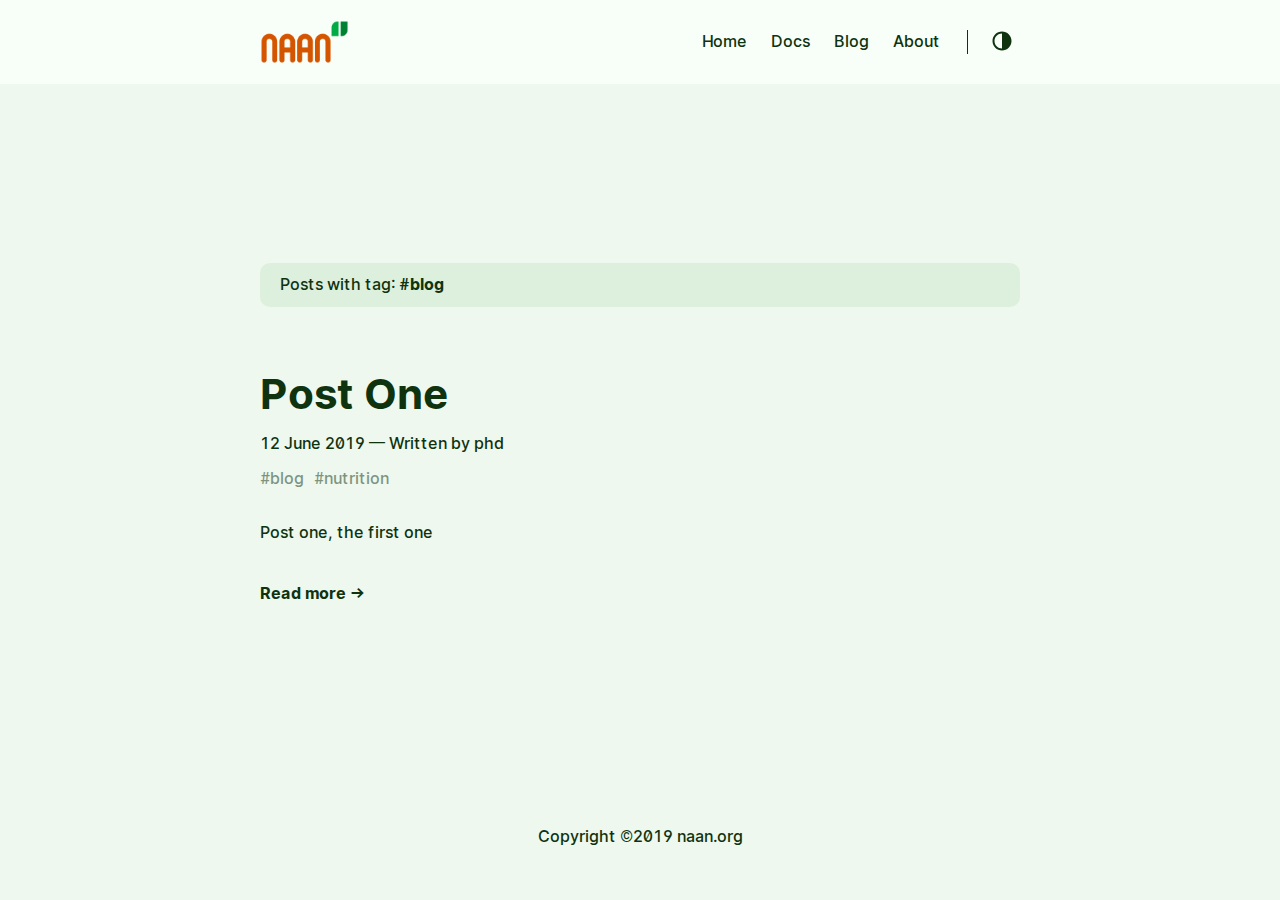
<file: tag/blog/index.html>
<!DOCTYPE html><html lang="en"><head><meta charSet="utf-8"/><meta http-equiv="x-ua-compatible" content="ie=edge"/><meta name="viewport" content="width=device-width, initial-scale=1, shrink-to-fit=no"/><style data-href="/styles.111c12611e6046a6d481.css">.icon-module--root--aZeph{display:inline-flex;align-items:center;justify-content:center}.icon-module--icon--1ihz7{fill:currentColor}.icon-module--label--fHC-f{position:relative;display:inline-block;margin-left:4px;line-height:1}.menu-module--mobileMenuContainer--T9wTN{display:none}@media (max-width:683px){.menu-module--mobileMenuContainer--T9wTN{display:flex}}.menu-module--desktopMenuContainer--3iXKR{display:block}@media (max-width:683px){.menu-module--desktopMenuContainer--3iXKR{display:none}}.menu-module--menu--dd4-Y{display:flex;flex:0 0 auto;align-items:center;justify-content:flex-start;max-width:100%;padding:0 15px;list-style:none;border-right:1px solid;margin:0 18px 0 auto}.menu-module--menu--dd4-Y li{margin:0 12px}.menu-module--menuTrigger--32seM{margin-right:10px;padding:0;line-height:0;background:none;color:inherit;border:none;box-shadow:none;outline:none;-webkit-appearance:none;-moz-appearance:none;appearance:none;cursor:pointer}.menu-module--menu--dd4-Y a{display:inline-block;margin-right:15px;text-decoration:none}.menu-module--menu--dd4-Y a:last-of-type{margin-right:0}.menu-module--mobileMenu--2VGmR{position:absolute;top:0;right:0;flex-direction:column;align-items:flex-start;background:#fafafa;margin:0;padding:0;text-align:left;list-style:none;border-radius:5px;overflow:hidden;z-index:99}.dark-theme .menu-module--mobileMenu--2VGmR{background:#252627}.menu-module--mobileMenu--2VGmR li{margin:0;white-space:nowrap}.menu-module--mobileMenu--2VGmR li a{display:block;padding:10px 15px}.menu-module--mobileMenuOverlay--2RcSs{position:fixed;top:0;bottom:0;left:0;right:0;background:rgba(0,0,0,.2);z-index:10}.menu-module--themeToggle--2E8ye{line-height:0;padding:0 5px}.menu-module--subMenuTrigger--1crdm,.menu-module--themeToggle--2E8ye{background:none;color:inherit;border:none;box-shadow:none;-webkit-appearance:none;-moz-appearance:none;appearance:none;outline:none}.menu-module--subMenuTrigger--1crdm{font-size:inherit;font-weight:inherit;margin:0 12px;padding:0;cursor:pointer}.menu-module--subMenu--3Rgj_{position:absolute;max-width:300px;background:#fafafa;box-shadow:0 8px 20px rgba(0,0,0,.12);margin:0;padding:5px;list-style:none;border-radius:5px;top:35px;right:70px;overflow:hidden;z-index:99}.dark-theme .menu-module--subMenu--3Rgj_{background:#3b423d}.menu-module--subMenu--3Rgj_ li{text-align:left;margin:0;white-space:nowrap}.menu-module--subMenu--3Rgj_ li a{padding:10px}.menu-module--subMenu--3Rgj_ li:hover{background:rgba(0,0,0,.05);border-radius:3px;cursor:pointer}.dark-theme .menu-module--subMenu--3Rgj_ li:hover{background:rgba(0,0,0,.15)}.menu-module--subMenuOverlay--3TQRy{position:fixed;top:0;bottom:0;left:0;right:0;z-index:-1}.menu-module--menuArrow--1COMf{display:inline-block;font-family:Inter UI;margin-left:5px;transform:rotate(90deg)}.header-module--header--tFeG9{background:#f8fff8;display:flex;align-items:center;justify-content:space-between;position:relative;padding:20px}.dark-theme .header-module--header--tFeG9{background:#18201a}.header-module--header--tFeG9 a{text-decoration:none}.header-module--inner--7ao1M{justify-content:space-between;margin:0 auto;width:760px;max-width:100%}.header-module--inner--7ao1M,.header-module--logo--2kX-3{display:flex;align-items:center}.header-module--logo--2kX-3{text-decoration:none;font-weight:700}.header-module--logo--2kX-3 img{height:44px}.header-module--mark--J6C0c{margin-right:5px}.header-module--cursor--33Aoa{display:inline-block;width:10px;height:1rem;background:#fe5186;margin-left:5px;border-radius:1px;-webkit-animation:header-module--cursor--33Aoa 1s infinite;animation:header-module--cursor--33Aoa 1s infinite}.header-module--mark--J6C0c,.header-module--text--3UAQj{font-size:18px}.header-module--right--1Zeb6{display:flex;position:relative}@-webkit-keyframes header-module--cursor--33Aoa{0%{opacity:0}50%{opacity:1}to{opacity:0}}@keyframes header-module--cursor--33Aoa{0%{opacity:0}50%{opacity:1}to{opacity:0}}@font-face{font-family:Inter UI;font-style:normal;font-weight:400;src:url(/static/Inter-UI-Regular-ecf7c639683dfcb4868861e0c613c455.woff) format("woff")}@font-face{font-family:Inter UI;font-style:italic;font-weight:400;src:url(/static/Inter-UI-Italic-bcf654c7bea165e9dae257206c5521ad.woff) format("woff")}@font-face{font-family:Inter UI;font-style:normal;font-weight:600;src:url(/static/Inter-UI-Medium-48dfecfe37de0ef8f0e2c2d2e6992e9c.woff) format("woff")}@font-face{font-family:Inter UI;font-style:italic;font-weight:600;src:url(/static/Inter-UI-MediumItalic-a9eddc92c84c5f78fba1cb7d7833d31c.woff) format("woff")}@font-face{font-family:Inter UI;font-style:normal;font-weight:800;src:url(/static/Inter-UI-Bold-e2158f600a4b0175b73dfefb0d2fe8f8.woff) format("woff")}@font-face{font-family:Inter UI;font-style:italic;font-weight:800;src:url(/static/Inter-UI-BoldItalic-dbe4ec1d26d41331c91550939a7fd27f.woff) format("woff")}pre[class*=language-],pre[class*=language-]>code{color:#a9a9b3;background:none;font-family:Consolas,Monaco,Andale Mono,Ubuntu Mono,monospace;text-align:left;white-space:pre;word-spacing:normal;word-break:normal;word-wrap:normal;line-height:1.5;-moz-tab-size:4;-o-tab-size:4;tab-size:4;-webkit-hyphens:none;-ms-hyphens:none;hyphens:none}pre[class*=language-]{padding:1em;margin:.5em 0;overflow:auto;background:#1a1a1d!important;border-radius:8px}.token.block-comment,.token.cdata,.token.comment,.token.doctype,.token.prolog{color:hsla(0,0%,100%,.35)}.token.punctuation{color:#a9a9b3}.token.attr-name,.token.deleted,.token.namespace,.token.tag{color:#e2777a}.token.function-name{color:#6196cc}.token.boolean,.token.function,.token.number{color:#f08d49}.token.class-name,.token.constant,.token.property,.token.symbol{color:#f8c555}.token.atrule,.token.builtin,.token.important,.token.keyword,.token.selector{color:#cc99cd}.token.attr-value,.token.char,.token.regex,.token.string,.token.variable{color:#7ec699}.token.entity,.token.operator,.token.url{color:#67cdcc}.token.bold,.token.important{font-weight:700}.token.italic{font-style:italic}.token.entity{cursor:help}.token.inserted{color:green}pre[class*=language-].line-numbers{position:relative;padding-left:65px;counter-reset:linenumber}pre[class*=language-].line-numbers>code{position:relative;white-space:inherit}.line-numbers .line-numbers-rows{position:absolute;pointer-events:none;top:1em;font-size:100%;left:5px!important;width:3em!important;letter-spacing:-1px;border-right:1px solid;opacity:.5;-webkit-user-select:none;-moz-user-select:none;-ms-user-select:none;user-select:none}.line-numbers-rows>span{pointer-events:none;display:block;counter-increment:linenumber}.line-numbers-rows>span:before{content:counter(linenumber);color:#999;display:block;padding-right:.8em;text-align:right}div.code-toolbar{position:relative}div.code-toolbar>.toolbar{position:absolute;top:.3em;right:.2em;transition:opacity .3s ease-in-out;opacity:0}div.code-toolbar:hover>.toolbar{opacity:1}div.code-toolbar>.toolbar .toolbar-item{display:inline-block}div.code-toolbar>.toolbar a{cursor:pointer}div.code-toolbar>.toolbar button{background:none;border:0;color:inherit;font:inherit;line-height:normal;overflow:visible;padding:0;-webkit-user-select:none;-moz-user-select:none;-ms-user-select:none}div.code-toolbar>.toolbar a,div.code-toolbar>.toolbar button,div.code-toolbar>.toolbar span{color:#bbb;font-size:.8em;padding:0 .5em;background:#f5f2f0;background:hsla(0,0%,87.8%,.2);box-shadow:0 2px 0 0 rgba(0,0,0,.2);border-radius:.5em}div.code-toolbar>.toolbar a:focus,div.code-toolbar>.toolbar a:hover,div.code-toolbar>.toolbar button:focus,div.code-toolbar>.toolbar button:hover,div.code-toolbar>.toolbar span:focus,div.code-toolbar>.toolbar span:hover{color:inherit;text-decoration:none}.command-line-prompt{border-right:1px solid #999;display:block;float:left;font-size:100%;letter-spacing:-1px;margin-right:1em;pointer-events:none;-webkit-user-select:none;-moz-user-select:none;-ms-user-select:none;user-select:none}.command-line-prompt>span:before{color:#999;content:" ";display:block;padding-right:.8em}.command-line-prompt>span[data-user]:before{content:"[" attr(data-user) "@" attr(data-host) "] $"}.command-line-prompt>span[data-user=root]:before{content:"[" attr(data-user) "@" attr(data-host) "] #"}.command-line-prompt>span[data-prompt]:before{content:attr(data-prompt)}html{box-sizing:border-box}*,:after,:before{box-sizing:inherit}body{margin:0;padding:0;font-family:Inter UI,-apple-system,BlinkMacSystemFont,Roboto,Segoe UI,Helvetica,Arial,sans-serif;font-size:1rem;font-weight:600;line-height:1.54;background-color:#eef8ee;color:#0f330f;text-rendering:optimizeLegibility;-webkit-font-smoothing:antialiased;-webkit-font-feature-settings:"liga","tnum","case","calt","zero","ss01","locl";font-feature-settings:"liga","tnum","case","calt","zero","ss01","locl";-webkit-overflow-scrolling:touch;-webkit-text-size-adjust:100%}@media (max-width:683px){body{font-size:1rem}}body.dark-theme{background-color:#242c28;color:#f0fff0}h1,h2,h3,h4,h5,h6{display:flex;align-items:center;line-height:1.3}h1{font-size:2.625rem}h2{font-size:1.625rem}h3{font-size:1.375rem}h4{font-size:1.125rem}@media (max-width:683px){h1{font-size:2rem}h2{font-size:1.4rem}h3{font-size:1.15rem}h4{font-size:1.125rem}}a{color:inherit}img{display:block;max-width:100%}img.center,img.left{margin-right:auto}img.center,img.right{margin-left:auto}figure{display:table;max-width:100%;margin:25px 0}figure.center,figure.left{margin-right:auto}figure.center,figure.right{margin-left:auto}figure figcaption{font-size:14px;margin-top:5px;opacity:.8}figure figcaption.left{text-align:left}figure figcaption.center{text-align:center}figure figcaption.right{text-align:right}code{font-family:Consolas,Monaco,Andale Mono,Ubuntu Mono,monospace;-webkit-font-feature-settings:normal;font-feature-settings:normal;font-weight:400;background:#ddefdd;padding:1px 6px;margin:0 2px;border-radius:5px;font-size:.9rem}.dark-theme code{background:#3b423d}pre{background:#1a1a1d;padding:20px;border-radius:8px;font-size:.9rem;overflow:auto}@media (max-width:683px){pre{white-space:pre-wrap;word-wrap:break-word}}pre code{background:none!important;color:#ccc;margin:0;padding:0;font-size:.9rem}blockquote{border-left:2px solid;margin:40px;padding:10px 20px}@media (max-width:683px){blockquote{margin:10px;padding:10px}}blockquote p:first-of-type{margin-top:0}blockquote p:last-of-type{margin-bottom:0}table{table-layout:fixed;border-collapse:collapse;width:100%;margin:40px 0;border-radius:5px}table,td,th{border:1px solid #0f330f;padding:10px}.dark-theme table,.dark-theme td,.dark-theme th{border-color:#f0fff0}th{background:#ddefdd}.dark-theme th{background:#3b423d}ol,ul{margin-left:40px;padding:0}@media (max-width:683px){ol,ul{margin-left:20px}}ol ol{list-style-type:lower-alpha}button,input,textarea{font-family:Inter UI,-apple-system,BlinkMacSystemFont,Roboto,Segoe UI,Helvetica,Arial,sans-serif}.container{flex-direction:column;text-align:center;min-height:100vh}.container,.content{display:flex;justify-content:center}.content{flex-direction:column;flex:1 0 auto;align-items:center;margin:50px auto;width:100%;max-width:800px}@media (max-width:683px){.content{margin-top:0}}@media (max-width:899px){.content{max-width:660px}}hr{width:100%;border:none;background:#d0e0d0;height:1px}.dark-theme hr{background:#859487}.infoBanner{text-align:left;margin:20px 0 40px;padding:10px 20px;border-radius:10px;width:calc(100% - 40px);background:#ddefdd}.dark-theme .infoBanner{background:#3b423d}.infoBanner span{font-weight:700}.hidden{display:none}.embedVideo-container{position:relative;padding-bottom:56.25%;height:0;overflow:hidden}.embedVideo-container iframe{position:absolute;top:0;left:0;width:100%;height:100%;border:0}footer{font-size:1rem;text-align:center;margin-bottom:50px}@media (max-width:683px){footer{display:flex;flex-direction:column}}footer .footerCopyrights:not(:first-of-type){margin-left:20px;padding-left:20px;border-left:1px solid}@media (max-width:683px){footer .footerCopyrights:not(:first-of-type){margin:0;padding:0;border:none}}.navigation-module--navigation--3Zfju{display:flex;width:1024px;max-width:100%;margin:80px 0 40px}.navigation-module--button--28kp3,.navigation-module--navigation--3Zfju{align-items:center;justify-content:center}.navigation-module--button--28kp3{position:relative;display:inline-flex;background:#ddefdd;font-size:1rem;font-weight:700;border-radius:8px;max-width:40%;cursor:pointer;-webkit-appearance:none;-moz-appearance:none;appearance:none}.dark-theme .navigation-module--button--28kp3{background:#3b423d}.navigation-module--button--28kp3+.navigation-module--button--28kp3{margin-left:10px}.navigation-module--button--28kp3 a{display:flex;padding:8px 16px;text-decoration:none}.navigation-module--button--28kp3 a,.navigation-module--buttonText--1Xod2{text-overflow:ellipsis;white-space:nowrap;overflow:hidden}.navigation-module--iconNext--3xyJ-{margin-left:8px}.navigation-module--iconPrev--23mg1{margin-right:8px}.post-module--post--28Mq2{width:100%;max-width:800px;text-align:left;padding:20px;margin:0 auto 20px}.post-module--post--28Mq2:not(:last-of-type){border-bottom:1px solid #d0e0d0}.dark-theme .post-module--post--28Mq2:not(:last-of-type){border-color:#859487}@media (max-width:899px){.post-module--post--28Mq2{max-width:660px}}.post-module--post--28Mq2 h1{margin:0 0 10px}.post-module--post--28Mq2 img{border-radius:8px}.post-module--title--3XBo2 a{text-decoration:none}.post-module--coverImage--1GM7V{border-radius:8px;margin-bottom:40px;box-shadow:0 15px 30px rgba(0,0,0,.1)}.post-module--meta--3YtjE{font-size:1rem;margin-bottom:30px}.post-module--tags--3RbqF{margin-top:10px;opacity:.5}.post-module--tag--16U9p{margin-right:10px}.post-module--readMore--3zWML,.post-module--tag--16U9p{display:inline-block}.post-module--readMore--3zWML{text-decoration:none;font-weight:700;margin:20px 0;font-size:1rem}.post-module--postContent--1bfnt{position:relative}</style><meta name="generator" content="Gatsby 2.8.6"/><title data-react-helmet="true">NAAN.org</title><meta data-react-helmet="true" name="description" content="Network for Advanced Applied Nutrition"/><meta data-react-helmet="true" property="og:title" content="NAAN.org"/><meta data-react-helmet="true" property="og:description" content="Network for Advanced Applied Nutrition"/><meta data-react-helmet="true" property="og:type" content="website"/><meta data-react-helmet="true" name="twitter:card" content="summary"/><meta data-react-helmet="true" name="twitter:title" content="NAAN.org"/><meta data-react-helmet="true" name="twitter:description" content="Network for Advanced Applied Nutrition"/><meta data-react-helmet="true" name="twitter:creator" content="@dragozov"/><meta data-react-helmet="true" name="keywords" content="gatsby, minimal, starter, blog, theme, dark, light, personal site"/><link rel="shortcut icon" href="/icons/icon-48x48.png?v=06015a75051ecbe8289af62a93149080"/><link rel="manifest" href="/manifest.webmanifest"/><meta name="theme-color" content="#292a2d"/><link rel="apple-touch-icon" sizes="48x48" href="/icons/icon-48x48.png?v=06015a75051ecbe8289af62a93149080"/><link rel="apple-touch-icon" sizes="72x72" href="/icons/icon-72x72.png?v=06015a75051ecbe8289af62a93149080"/><link rel="apple-touch-icon" sizes="96x96" href="/icons/icon-96x96.png?v=06015a75051ecbe8289af62a93149080"/><link rel="apple-touch-icon" sizes="144x144" href="/icons/icon-144x144.png?v=06015a75051ecbe8289af62a93149080"/><link rel="apple-touch-icon" sizes="192x192" href="/icons/icon-192x192.png?v=06015a75051ecbe8289af62a93149080"/><link rel="apple-touch-icon" sizes="256x256" href="/icons/icon-256x256.png?v=06015a75051ecbe8289af62a93149080"/><link rel="apple-touch-icon" sizes="384x384" href="/icons/icon-384x384.png?v=06015a75051ecbe8289af62a93149080"/><link rel="apple-touch-icon" sizes="512x512" href="/icons/icon-512x512.png?v=06015a75051ecbe8289af62a93149080"/><link as="script" rel="preload" href="/webpack-runtime-f2cac5f2309f9e0fee67.js"/><link as="script" rel="preload" href="/app-83ed0459acd58732ccaf.js"/><link as="script" rel="preload" href="/styles-e7815d4cc9f45df85431.js"/><link as="script" rel="preload" href="/1-46e0bdc59544536cd8e9.js"/><link as="script" rel="preload" href="/2-1c9b206c8e7f7c7e1b34.js"/><link as="script" rel="preload" href="/component---src-templates-tags-js-68432fee82795e26c910.js"/><link as="fetch" rel="preload" href="/static/d/289/path---tag-blog-166-8f3-MYRIsN9pIVvxXB9J3aJUQARrh0.json" crossorigin="use-credentials"/></head><body class="light-theme"><noscript id="gatsby-noscript">This app works best with JavaScript enabled.</noscript><div id="___gatsby"><div style="outline:none" tabindex="-1" role="group"><div class="container"><header class="header-module--header--tFeG9"><div class="header-module--inner--7ao1M"><a href="/"><div class="header-module--logo--2kX-3"><img src="/logo.png" alt="naan.org"/></div></a><span class="header-module--right--1Zeb6"><div class="menu-module--mobileMenuContainer--T9wTN"><button class="menu-module--menuTrigger--32seM" style="color:inherit" type="button" aria-label="Menu"><span class="icon-module--root--aZeph" style="cursor:pointer" role="figure"><svg version="1.1" width="24" height="24" viewBox="0 0 48 48" xmlns="http://www.w3.org/2000/svg"><path d="M4 34H40V30H4V34ZM4 24H40V20H4V24ZM4 10V14H40V10H4Z" class="icon-module--icon--1ihz7"></path></svg></span></button></div><div class="menu-module--desktopMenuContainer--3iXKR"><ul class="menu-module--menu--dd4-Y"><li><a href="/">Home</a></li><li><a href="/docs">Docs</a></li><li><a href="/blog">Blog</a></li><li><a href="/about">About</a></li></ul></div><button class="menu-module--themeToggle--2E8ye" type="button" aria-label="Theme toggle"><span class="icon-module--root--aZeph" style="cursor:pointer" role="figure"><svg version="1.1" width="24" height="24" viewBox="0 0 48 48" xmlns="http://www.w3.org/2000/svg"><path d="M22 41C32.4934 41 41 32.4934 41 22C41 11.5066 32.4934 3 22
3C11.5066 3 3 11.5066 3 22C3 32.4934 11.5066 41 22 41ZM7 22C7
13.7157 13.7157 7 22 7V37C13.7157 37 7 30.2843 7 22Z" class="icon-module--icon--1ihz7"></path></svg></span></button></span></div></header><div class="content"><div class="infoBanner">Posts with tag: <span>#<!-- -->blog</span></div><div class="post-module--post--28Mq2"><div class="post-module--postContent--1bfnt"><h1 class="post-module--title--3XBo2"><a href="/post1">Post One</a></h1><div class="post-module--meta--3YtjE">12 June 2019<!-- --> <!-- -->— Written by <!-- -->phd<div class="post-module--tags--3RbqF"><a href="/tag/blog/"><span class="post-module--tag--16U9p">#<!-- -->blog</span></a><a href="/tag/nutrition/"><span class="post-module--tag--16U9p">#<!-- -->nutrition</span></a></div></div><p>Post one, the first one</p><a class="post-module--readMore--3zWML" href="/post1">Read more →</a></div></div></div><footer><div>Copyright &copy;2019 naan.org</div></footer></div></div></div><script id="gatsby-script-loader">/*<![CDATA[*/window.page={"componentChunkName":"component---src-templates-tags-js","jsonName":"tag-blog-166","path":"/tag/blog"};window.dataPath="289/path---tag-blog-166-8f3-MYRIsN9pIVvxXB9J3aJUQARrh0";/*]]>*/</script><script id="gatsby-chunk-mapping">/*<![CDATA[*/window.___chunkMapping={"app":["/app-83ed0459acd58732ccaf.js"],"component---src-templates-blog-js":["/component---src-templates-blog-js-adfd893949b52af7a864.js"],"component---src-templates-page-js":["/component---src-templates-page-js-2b01af1054a67931829a.js"],"component---src-templates-tags-js":["/component---src-templates-tags-js-68432fee82795e26c910.js"],"component---src-pages-404-js":["/component---src-pages-404-js-32fd3f52b9225b40807e.js"],"pages-manifest":["/pages-manifest-ba2afc6f7830a6a34890.js"]};/*]]>*/</script><script src="/component---src-templates-tags-js-68432fee82795e26c910.js" async=""></script><script src="/2-1c9b206c8e7f7c7e1b34.js" async=""></script><script src="/1-46e0bdc59544536cd8e9.js" async=""></script><script src="/styles-e7815d4cc9f45df85431.js" async=""></script><script src="/app-83ed0459acd58732ccaf.js" async=""></script><script src="/webpack-runtime-f2cac5f2309f9e0fee67.js" async=""></script></body></html>
</file>
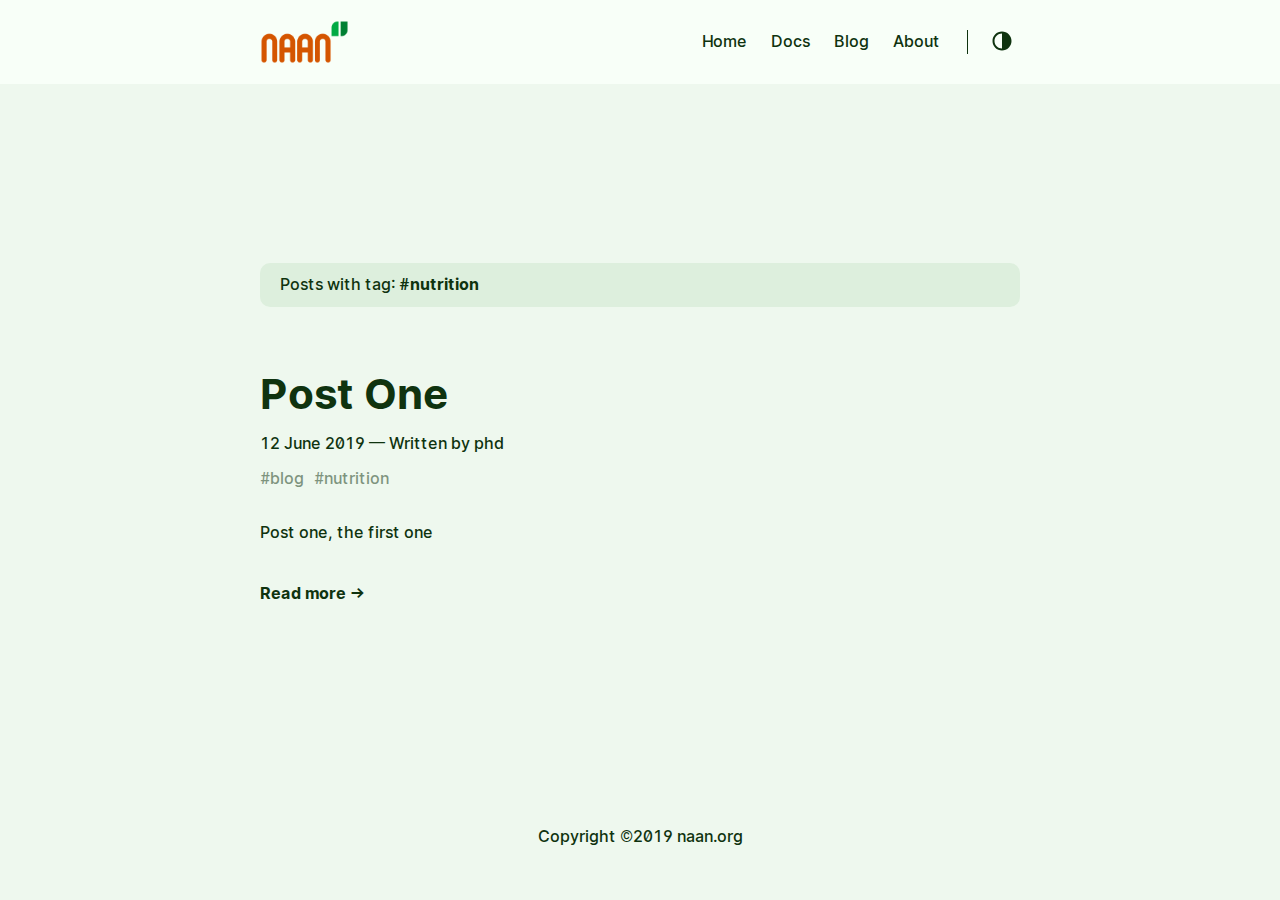
<file: tag/nutrition/index.html>
<!DOCTYPE html><html lang="en"><head><meta charSet="utf-8"/><meta http-equiv="x-ua-compatible" content="ie=edge"/><meta name="viewport" content="width=device-width, initial-scale=1, shrink-to-fit=no"/><style data-href="/styles.111c12611e6046a6d481.css">.icon-module--root--aZeph{display:inline-flex;align-items:center;justify-content:center}.icon-module--icon--1ihz7{fill:currentColor}.icon-module--label--fHC-f{position:relative;display:inline-block;margin-left:4px;line-height:1}.menu-module--mobileMenuContainer--T9wTN{display:none}@media (max-width:683px){.menu-module--mobileMenuContainer--T9wTN{display:flex}}.menu-module--desktopMenuContainer--3iXKR{display:block}@media (max-width:683px){.menu-module--desktopMenuContainer--3iXKR{display:none}}.menu-module--menu--dd4-Y{display:flex;flex:0 0 auto;align-items:center;justify-content:flex-start;max-width:100%;padding:0 15px;list-style:none;border-right:1px solid;margin:0 18px 0 auto}.menu-module--menu--dd4-Y li{margin:0 12px}.menu-module--menuTrigger--32seM{margin-right:10px;padding:0;line-height:0;background:none;color:inherit;border:none;box-shadow:none;outline:none;-webkit-appearance:none;-moz-appearance:none;appearance:none;cursor:pointer}.menu-module--menu--dd4-Y a{display:inline-block;margin-right:15px;text-decoration:none}.menu-module--menu--dd4-Y a:last-of-type{margin-right:0}.menu-module--mobileMenu--2VGmR{position:absolute;top:0;right:0;flex-direction:column;align-items:flex-start;background:#fafafa;margin:0;padding:0;text-align:left;list-style:none;border-radius:5px;overflow:hidden;z-index:99}.dark-theme .menu-module--mobileMenu--2VGmR{background:#252627}.menu-module--mobileMenu--2VGmR li{margin:0;white-space:nowrap}.menu-module--mobileMenu--2VGmR li a{display:block;padding:10px 15px}.menu-module--mobileMenuOverlay--2RcSs{position:fixed;top:0;bottom:0;left:0;right:0;background:rgba(0,0,0,.2);z-index:10}.menu-module--themeToggle--2E8ye{line-height:0;padding:0 5px}.menu-module--subMenuTrigger--1crdm,.menu-module--themeToggle--2E8ye{background:none;color:inherit;border:none;box-shadow:none;-webkit-appearance:none;-moz-appearance:none;appearance:none;outline:none}.menu-module--subMenuTrigger--1crdm{font-size:inherit;font-weight:inherit;margin:0 12px;padding:0;cursor:pointer}.menu-module--subMenu--3Rgj_{position:absolute;max-width:300px;background:#fafafa;box-shadow:0 8px 20px rgba(0,0,0,.12);margin:0;padding:5px;list-style:none;border-radius:5px;top:35px;right:70px;overflow:hidden;z-index:99}.dark-theme .menu-module--subMenu--3Rgj_{background:#3b423d}.menu-module--subMenu--3Rgj_ li{text-align:left;margin:0;white-space:nowrap}.menu-module--subMenu--3Rgj_ li a{padding:10px}.menu-module--subMenu--3Rgj_ li:hover{background:rgba(0,0,0,.05);border-radius:3px;cursor:pointer}.dark-theme .menu-module--subMenu--3Rgj_ li:hover{background:rgba(0,0,0,.15)}.menu-module--subMenuOverlay--3TQRy{position:fixed;top:0;bottom:0;left:0;right:0;z-index:-1}.menu-module--menuArrow--1COMf{display:inline-block;font-family:Inter UI;margin-left:5px;transform:rotate(90deg)}.header-module--header--tFeG9{background:#f8fff8;display:flex;align-items:center;justify-content:space-between;position:relative;padding:20px}.dark-theme .header-module--header--tFeG9{background:#18201a}.header-module--header--tFeG9 a{text-decoration:none}.header-module--inner--7ao1M{justify-content:space-between;margin:0 auto;width:760px;max-width:100%}.header-module--inner--7ao1M,.header-module--logo--2kX-3{display:flex;align-items:center}.header-module--logo--2kX-3{text-decoration:none;font-weight:700}.header-module--logo--2kX-3 img{height:44px}.header-module--mark--J6C0c{margin-right:5px}.header-module--cursor--33Aoa{display:inline-block;width:10px;height:1rem;background:#fe5186;margin-left:5px;border-radius:1px;-webkit-animation:header-module--cursor--33Aoa 1s infinite;animation:header-module--cursor--33Aoa 1s infinite}.header-module--mark--J6C0c,.header-module--text--3UAQj{font-size:18px}.header-module--right--1Zeb6{display:flex;position:relative}@-webkit-keyframes header-module--cursor--33Aoa{0%{opacity:0}50%{opacity:1}to{opacity:0}}@keyframes header-module--cursor--33Aoa{0%{opacity:0}50%{opacity:1}to{opacity:0}}@font-face{font-family:Inter UI;font-style:normal;font-weight:400;src:url(/static/Inter-UI-Regular-ecf7c639683dfcb4868861e0c613c455.woff) format("woff")}@font-face{font-family:Inter UI;font-style:italic;font-weight:400;src:url(/static/Inter-UI-Italic-bcf654c7bea165e9dae257206c5521ad.woff) format("woff")}@font-face{font-family:Inter UI;font-style:normal;font-weight:600;src:url(/static/Inter-UI-Medium-48dfecfe37de0ef8f0e2c2d2e6992e9c.woff) format("woff")}@font-face{font-family:Inter UI;font-style:italic;font-weight:600;src:url(/static/Inter-UI-MediumItalic-a9eddc92c84c5f78fba1cb7d7833d31c.woff) format("woff")}@font-face{font-family:Inter UI;font-style:normal;font-weight:800;src:url(/static/Inter-UI-Bold-e2158f600a4b0175b73dfefb0d2fe8f8.woff) format("woff")}@font-face{font-family:Inter UI;font-style:italic;font-weight:800;src:url(/static/Inter-UI-BoldItalic-dbe4ec1d26d41331c91550939a7fd27f.woff) format("woff")}pre[class*=language-],pre[class*=language-]>code{color:#a9a9b3;background:none;font-family:Consolas,Monaco,Andale Mono,Ubuntu Mono,monospace;text-align:left;white-space:pre;word-spacing:normal;word-break:normal;word-wrap:normal;line-height:1.5;-moz-tab-size:4;-o-tab-size:4;tab-size:4;-webkit-hyphens:none;-ms-hyphens:none;hyphens:none}pre[class*=language-]{padding:1em;margin:.5em 0;overflow:auto;background:#1a1a1d!important;border-radius:8px}.token.block-comment,.token.cdata,.token.comment,.token.doctype,.token.prolog{color:hsla(0,0%,100%,.35)}.token.punctuation{color:#a9a9b3}.token.attr-name,.token.deleted,.token.namespace,.token.tag{color:#e2777a}.token.function-name{color:#6196cc}.token.boolean,.token.function,.token.number{color:#f08d49}.token.class-name,.token.constant,.token.property,.token.symbol{color:#f8c555}.token.atrule,.token.builtin,.token.important,.token.keyword,.token.selector{color:#cc99cd}.token.attr-value,.token.char,.token.regex,.token.string,.token.variable{color:#7ec699}.token.entity,.token.operator,.token.url{color:#67cdcc}.token.bold,.token.important{font-weight:700}.token.italic{font-style:italic}.token.entity{cursor:help}.token.inserted{color:green}pre[class*=language-].line-numbers{position:relative;padding-left:65px;counter-reset:linenumber}pre[class*=language-].line-numbers>code{position:relative;white-space:inherit}.line-numbers .line-numbers-rows{position:absolute;pointer-events:none;top:1em;font-size:100%;left:5px!important;width:3em!important;letter-spacing:-1px;border-right:1px solid;opacity:.5;-webkit-user-select:none;-moz-user-select:none;-ms-user-select:none;user-select:none}.line-numbers-rows>span{pointer-events:none;display:block;counter-increment:linenumber}.line-numbers-rows>span:before{content:counter(linenumber);color:#999;display:block;padding-right:.8em;text-align:right}div.code-toolbar{position:relative}div.code-toolbar>.toolbar{position:absolute;top:.3em;right:.2em;transition:opacity .3s ease-in-out;opacity:0}div.code-toolbar:hover>.toolbar{opacity:1}div.code-toolbar>.toolbar .toolbar-item{display:inline-block}div.code-toolbar>.toolbar a{cursor:pointer}div.code-toolbar>.toolbar button{background:none;border:0;color:inherit;font:inherit;line-height:normal;overflow:visible;padding:0;-webkit-user-select:none;-moz-user-select:none;-ms-user-select:none}div.code-toolbar>.toolbar a,div.code-toolbar>.toolbar button,div.code-toolbar>.toolbar span{color:#bbb;font-size:.8em;padding:0 .5em;background:#f5f2f0;background:hsla(0,0%,87.8%,.2);box-shadow:0 2px 0 0 rgba(0,0,0,.2);border-radius:.5em}div.code-toolbar>.toolbar a:focus,div.code-toolbar>.toolbar a:hover,div.code-toolbar>.toolbar button:focus,div.code-toolbar>.toolbar button:hover,div.code-toolbar>.toolbar span:focus,div.code-toolbar>.toolbar span:hover{color:inherit;text-decoration:none}.command-line-prompt{border-right:1px solid #999;display:block;float:left;font-size:100%;letter-spacing:-1px;margin-right:1em;pointer-events:none;-webkit-user-select:none;-moz-user-select:none;-ms-user-select:none;user-select:none}.command-line-prompt>span:before{color:#999;content:" ";display:block;padding-right:.8em}.command-line-prompt>span[data-user]:before{content:"[" attr(data-user) "@" attr(data-host) "] $"}.command-line-prompt>span[data-user=root]:before{content:"[" attr(data-user) "@" attr(data-host) "] #"}.command-line-prompt>span[data-prompt]:before{content:attr(data-prompt)}html{box-sizing:border-box}*,:after,:before{box-sizing:inherit}body{margin:0;padding:0;font-family:Inter UI,-apple-system,BlinkMacSystemFont,Roboto,Segoe UI,Helvetica,Arial,sans-serif;font-size:1rem;font-weight:600;line-height:1.54;background-color:#eef8ee;color:#0f330f;text-rendering:optimizeLegibility;-webkit-font-smoothing:antialiased;-webkit-font-feature-settings:"liga","tnum","case","calt","zero","ss01","locl";font-feature-settings:"liga","tnum","case","calt","zero","ss01","locl";-webkit-overflow-scrolling:touch;-webkit-text-size-adjust:100%}@media (max-width:683px){body{font-size:1rem}}body.dark-theme{background-color:#242c28;color:#f0fff0}h1,h2,h3,h4,h5,h6{display:flex;align-items:center;line-height:1.3}h1{font-size:2.625rem}h2{font-size:1.625rem}h3{font-size:1.375rem}h4{font-size:1.125rem}@media (max-width:683px){h1{font-size:2rem}h2{font-size:1.4rem}h3{font-size:1.15rem}h4{font-size:1.125rem}}a{color:inherit}img{display:block;max-width:100%}img.center,img.left{margin-right:auto}img.center,img.right{margin-left:auto}figure{display:table;max-width:100%;margin:25px 0}figure.center,figure.left{margin-right:auto}figure.center,figure.right{margin-left:auto}figure figcaption{font-size:14px;margin-top:5px;opacity:.8}figure figcaption.left{text-align:left}figure figcaption.center{text-align:center}figure figcaption.right{text-align:right}code{font-family:Consolas,Monaco,Andale Mono,Ubuntu Mono,monospace;-webkit-font-feature-settings:normal;font-feature-settings:normal;font-weight:400;background:#ddefdd;padding:1px 6px;margin:0 2px;border-radius:5px;font-size:.9rem}.dark-theme code{background:#3b423d}pre{background:#1a1a1d;padding:20px;border-radius:8px;font-size:.9rem;overflow:auto}@media (max-width:683px){pre{white-space:pre-wrap;word-wrap:break-word}}pre code{background:none!important;color:#ccc;margin:0;padding:0;font-size:.9rem}blockquote{border-left:2px solid;margin:40px;padding:10px 20px}@media (max-width:683px){blockquote{margin:10px;padding:10px}}blockquote p:first-of-type{margin-top:0}blockquote p:last-of-type{margin-bottom:0}table{table-layout:fixed;border-collapse:collapse;width:100%;margin:40px 0;border-radius:5px}table,td,th{border:1px solid #0f330f;padding:10px}.dark-theme table,.dark-theme td,.dark-theme th{border-color:#f0fff0}th{background:#ddefdd}.dark-theme th{background:#3b423d}ol,ul{margin-left:40px;padding:0}@media (max-width:683px){ol,ul{margin-left:20px}}ol ol{list-style-type:lower-alpha}button,input,textarea{font-family:Inter UI,-apple-system,BlinkMacSystemFont,Roboto,Segoe UI,Helvetica,Arial,sans-serif}.container{flex-direction:column;text-align:center;min-height:100vh}.container,.content{display:flex;justify-content:center}.content{flex-direction:column;flex:1 0 auto;align-items:center;margin:50px auto;width:100%;max-width:800px}@media (max-width:683px){.content{margin-top:0}}@media (max-width:899px){.content{max-width:660px}}hr{width:100%;border:none;background:#d0e0d0;height:1px}.dark-theme hr{background:#859487}.infoBanner{text-align:left;margin:20px 0 40px;padding:10px 20px;border-radius:10px;width:calc(100% - 40px);background:#ddefdd}.dark-theme .infoBanner{background:#3b423d}.infoBanner span{font-weight:700}.hidden{display:none}.embedVideo-container{position:relative;padding-bottom:56.25%;height:0;overflow:hidden}.embedVideo-container iframe{position:absolute;top:0;left:0;width:100%;height:100%;border:0}footer{font-size:1rem;text-align:center;margin-bottom:50px}@media (max-width:683px){footer{display:flex;flex-direction:column}}footer .footerCopyrights:not(:first-of-type){margin-left:20px;padding-left:20px;border-left:1px solid}@media (max-width:683px){footer .footerCopyrights:not(:first-of-type){margin:0;padding:0;border:none}}.navigation-module--navigation--3Zfju{display:flex;width:1024px;max-width:100%;margin:80px 0 40px}.navigation-module--button--28kp3,.navigation-module--navigation--3Zfju{align-items:center;justify-content:center}.navigation-module--button--28kp3{position:relative;display:inline-flex;background:#ddefdd;font-size:1rem;font-weight:700;border-radius:8px;max-width:40%;cursor:pointer;-webkit-appearance:none;-moz-appearance:none;appearance:none}.dark-theme .navigation-module--button--28kp3{background:#3b423d}.navigation-module--button--28kp3+.navigation-module--button--28kp3{margin-left:10px}.navigation-module--button--28kp3 a{display:flex;padding:8px 16px;text-decoration:none}.navigation-module--button--28kp3 a,.navigation-module--buttonText--1Xod2{text-overflow:ellipsis;white-space:nowrap;overflow:hidden}.navigation-module--iconNext--3xyJ-{margin-left:8px}.navigation-module--iconPrev--23mg1{margin-right:8px}.post-module--post--28Mq2{width:100%;max-width:800px;text-align:left;padding:20px;margin:0 auto 20px}.post-module--post--28Mq2:not(:last-of-type){border-bottom:1px solid #d0e0d0}.dark-theme .post-module--post--28Mq2:not(:last-of-type){border-color:#859487}@media (max-width:899px){.post-module--post--28Mq2{max-width:660px}}.post-module--post--28Mq2 h1{margin:0 0 10px}.post-module--post--28Mq2 img{border-radius:8px}.post-module--title--3XBo2 a{text-decoration:none}.post-module--coverImage--1GM7V{border-radius:8px;margin-bottom:40px;box-shadow:0 15px 30px rgba(0,0,0,.1)}.post-module--meta--3YtjE{font-size:1rem;margin-bottom:30px}.post-module--tags--3RbqF{margin-top:10px;opacity:.5}.post-module--tag--16U9p{margin-right:10px}.post-module--readMore--3zWML,.post-module--tag--16U9p{display:inline-block}.post-module--readMore--3zWML{text-decoration:none;font-weight:700;margin:20px 0;font-size:1rem}.post-module--postContent--1bfnt{position:relative}</style><meta name="generator" content="Gatsby 2.8.6"/><title data-react-helmet="true">NAAN.org</title><meta data-react-helmet="true" name="description" content="Network for Advanced Applied Nutrition"/><meta data-react-helmet="true" property="og:title" content="NAAN.org"/><meta data-react-helmet="true" property="og:description" content="Network for Advanced Applied Nutrition"/><meta data-react-helmet="true" property="og:type" content="website"/><meta data-react-helmet="true" name="twitter:card" content="summary"/><meta data-react-helmet="true" name="twitter:title" content="NAAN.org"/><meta data-react-helmet="true" name="twitter:description" content="Network for Advanced Applied Nutrition"/><meta data-react-helmet="true" name="twitter:creator" content="@dragozov"/><meta data-react-helmet="true" name="keywords" content="gatsby, minimal, starter, blog, theme, dark, light, personal site"/><link rel="shortcut icon" href="/icons/icon-48x48.png?v=06015a75051ecbe8289af62a93149080"/><link rel="manifest" href="/manifest.webmanifest"/><meta name="theme-color" content="#292a2d"/><link rel="apple-touch-icon" sizes="48x48" href="/icons/icon-48x48.png?v=06015a75051ecbe8289af62a93149080"/><link rel="apple-touch-icon" sizes="72x72" href="/icons/icon-72x72.png?v=06015a75051ecbe8289af62a93149080"/><link rel="apple-touch-icon" sizes="96x96" href="/icons/icon-96x96.png?v=06015a75051ecbe8289af62a93149080"/><link rel="apple-touch-icon" sizes="144x144" href="/icons/icon-144x144.png?v=06015a75051ecbe8289af62a93149080"/><link rel="apple-touch-icon" sizes="192x192" href="/icons/icon-192x192.png?v=06015a75051ecbe8289af62a93149080"/><link rel="apple-touch-icon" sizes="256x256" href="/icons/icon-256x256.png?v=06015a75051ecbe8289af62a93149080"/><link rel="apple-touch-icon" sizes="384x384" href="/icons/icon-384x384.png?v=06015a75051ecbe8289af62a93149080"/><link rel="apple-touch-icon" sizes="512x512" href="/icons/icon-512x512.png?v=06015a75051ecbe8289af62a93149080"/><link as="script" rel="preload" href="/webpack-runtime-f2cac5f2309f9e0fee67.js"/><link as="script" rel="preload" href="/app-83ed0459acd58732ccaf.js"/><link as="script" rel="preload" href="/styles-e7815d4cc9f45df85431.js"/><link as="script" rel="preload" href="/1-46e0bdc59544536cd8e9.js"/><link as="script" rel="preload" href="/2-1c9b206c8e7f7c7e1b34.js"/><link as="script" rel="preload" href="/component---src-templates-tags-js-68432fee82795e26c910.js"/><link as="fetch" rel="preload" href="/static/d/944/path---tag-nutrition-122-acd-5h9VAPWnXXwhEdHh4QOZ4LzKzZo.json" crossorigin="use-credentials"/></head><body class="light-theme"><noscript id="gatsby-noscript">This app works best with JavaScript enabled.</noscript><div id="___gatsby"><div style="outline:none" tabindex="-1" role="group"><div class="container"><header class="header-module--header--tFeG9"><div class="header-module--inner--7ao1M"><a href="/"><div class="header-module--logo--2kX-3"><img src="/logo.png" alt="naan.org"/></div></a><span class="header-module--right--1Zeb6"><div class="menu-module--mobileMenuContainer--T9wTN"><button class="menu-module--menuTrigger--32seM" style="color:inherit" type="button" aria-label="Menu"><span class="icon-module--root--aZeph" style="cursor:pointer" role="figure"><svg version="1.1" width="24" height="24" viewBox="0 0 48 48" xmlns="http://www.w3.org/2000/svg"><path d="M4 34H40V30H4V34ZM4 24H40V20H4V24ZM4 10V14H40V10H4Z" class="icon-module--icon--1ihz7"></path></svg></span></button></div><div class="menu-module--desktopMenuContainer--3iXKR"><ul class="menu-module--menu--dd4-Y"><li><a href="/">Home</a></li><li><a href="/docs">Docs</a></li><li><a href="/blog">Blog</a></li><li><a href="/about">About</a></li></ul></div><button class="menu-module--themeToggle--2E8ye" type="button" aria-label="Theme toggle"><span class="icon-module--root--aZeph" style="cursor:pointer" role="figure"><svg version="1.1" width="24" height="24" viewBox="0 0 48 48" xmlns="http://www.w3.org/2000/svg"><path d="M22 41C32.4934 41 41 32.4934 41 22C41 11.5066 32.4934 3 22
3C11.5066 3 3 11.5066 3 22C3 32.4934 11.5066 41 22 41ZM7 22C7
13.7157 13.7157 7 22 7V37C13.7157 37 7 30.2843 7 22Z" class="icon-module--icon--1ihz7"></path></svg></span></button></span></div></header><div class="content"><div class="infoBanner">Posts with tag: <span>#<!-- -->nutrition</span></div><div class="post-module--post--28Mq2"><div class="post-module--postContent--1bfnt"><h1 class="post-module--title--3XBo2"><a href="/post1">Post One</a></h1><div class="post-module--meta--3YtjE">12 June 2019<!-- --> <!-- -->— Written by <!-- -->phd<div class="post-module--tags--3RbqF"><a href="/tag/blog/"><span class="post-module--tag--16U9p">#<!-- -->blog</span></a><a href="/tag/nutrition/"><span class="post-module--tag--16U9p">#<!-- -->nutrition</span></a></div></div><p>Post one, the first one</p><a class="post-module--readMore--3zWML" href="/post1">Read more →</a></div></div></div><footer><div>Copyright &copy;2019 naan.org</div></footer></div></div></div><script id="gatsby-script-loader">/*<![CDATA[*/window.page={"componentChunkName":"component---src-templates-tags-js","jsonName":"tag-nutrition-122","path":"/tag/nutrition"};window.dataPath="944/path---tag-nutrition-122-acd-5h9VAPWnXXwhEdHh4QOZ4LzKzZo";/*]]>*/</script><script id="gatsby-chunk-mapping">/*<![CDATA[*/window.___chunkMapping={"app":["/app-83ed0459acd58732ccaf.js"],"component---src-templates-blog-js":["/component---src-templates-blog-js-adfd893949b52af7a864.js"],"component---src-templates-page-js":["/component---src-templates-page-js-2b01af1054a67931829a.js"],"component---src-templates-tags-js":["/component---src-templates-tags-js-68432fee82795e26c910.js"],"component---src-pages-404-js":["/component---src-pages-404-js-32fd3f52b9225b40807e.js"],"pages-manifest":["/pages-manifest-ba2afc6f7830a6a34890.js"]};/*]]>*/</script><script src="/component---src-templates-tags-js-68432fee82795e26c910.js" async=""></script><script src="/2-1c9b206c8e7f7c7e1b34.js" async=""></script><script src="/1-46e0bdc59544536cd8e9.js" async=""></script><script src="/styles-e7815d4cc9f45df85431.js" async=""></script><script src="/app-83ed0459acd58732ccaf.js" async=""></script><script src="/webpack-runtime-f2cac5f2309f9e0fee67.js" async=""></script></body></html>
</file>
